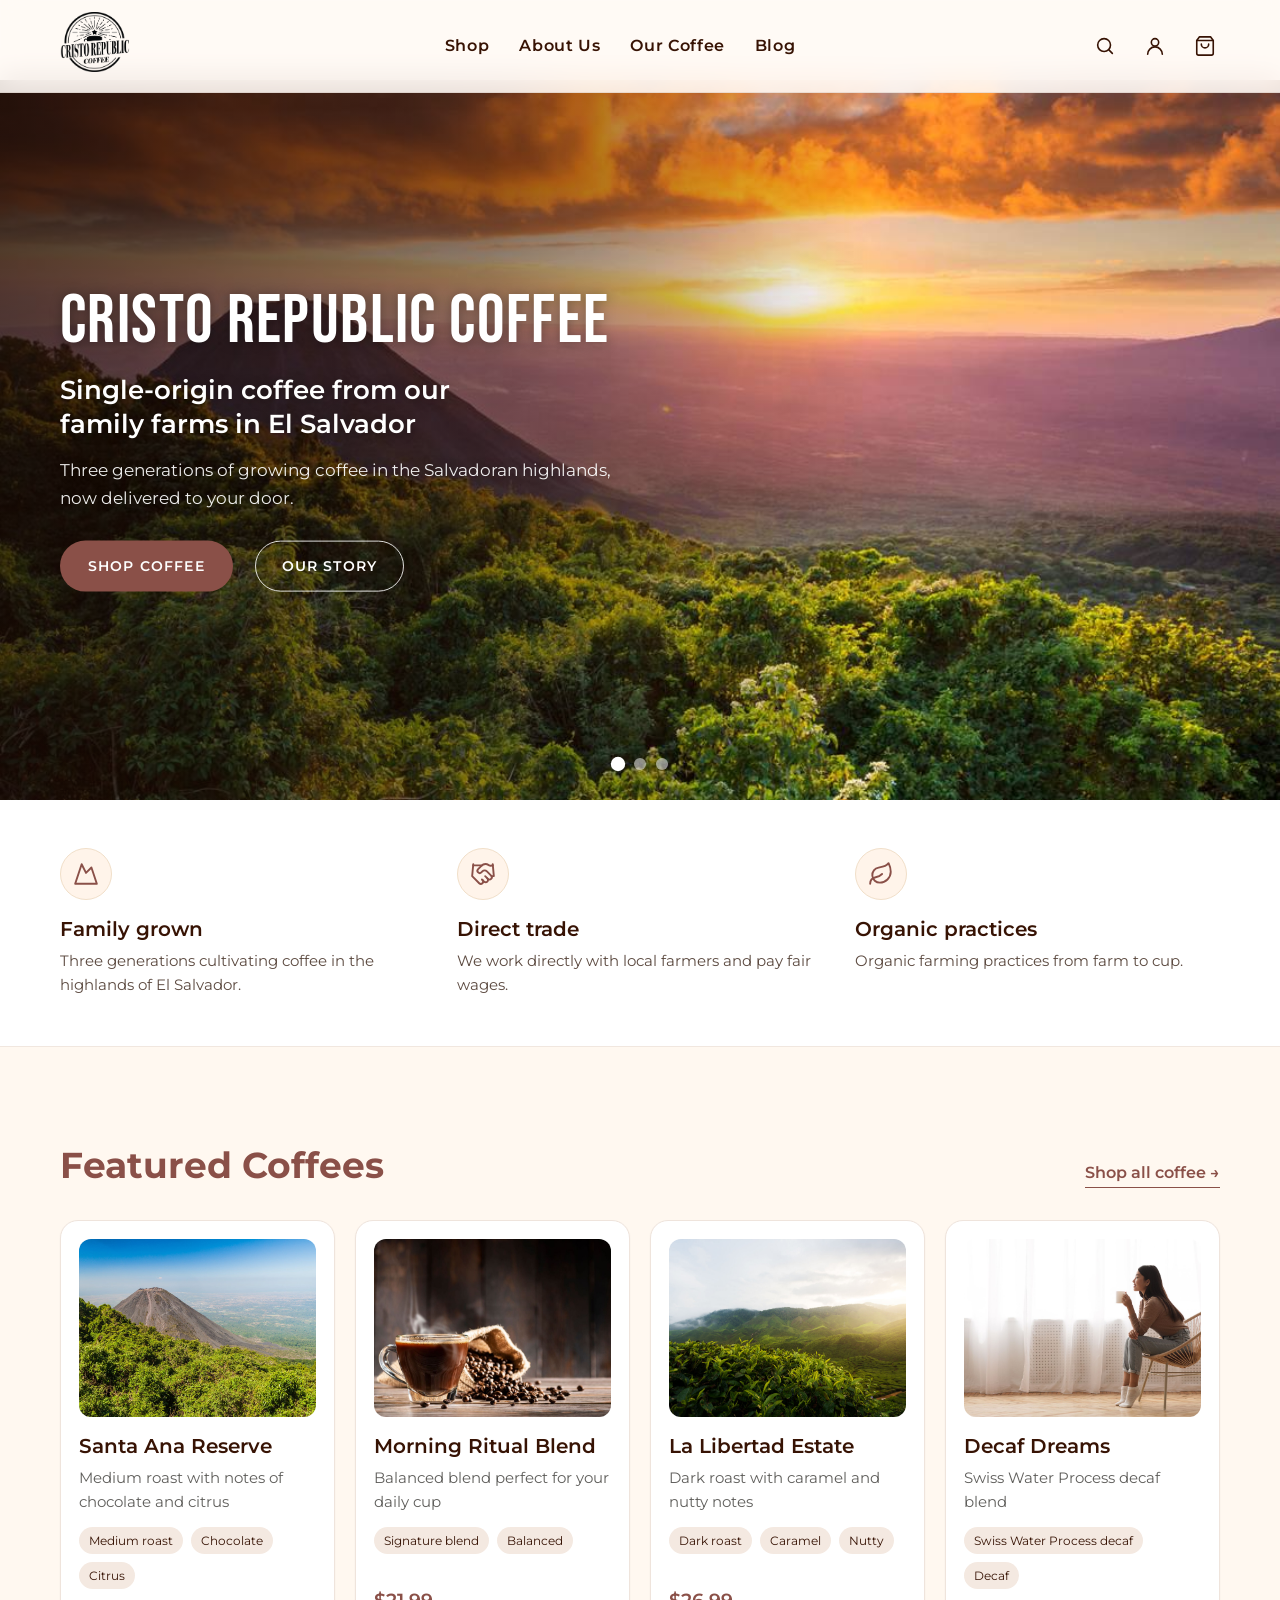
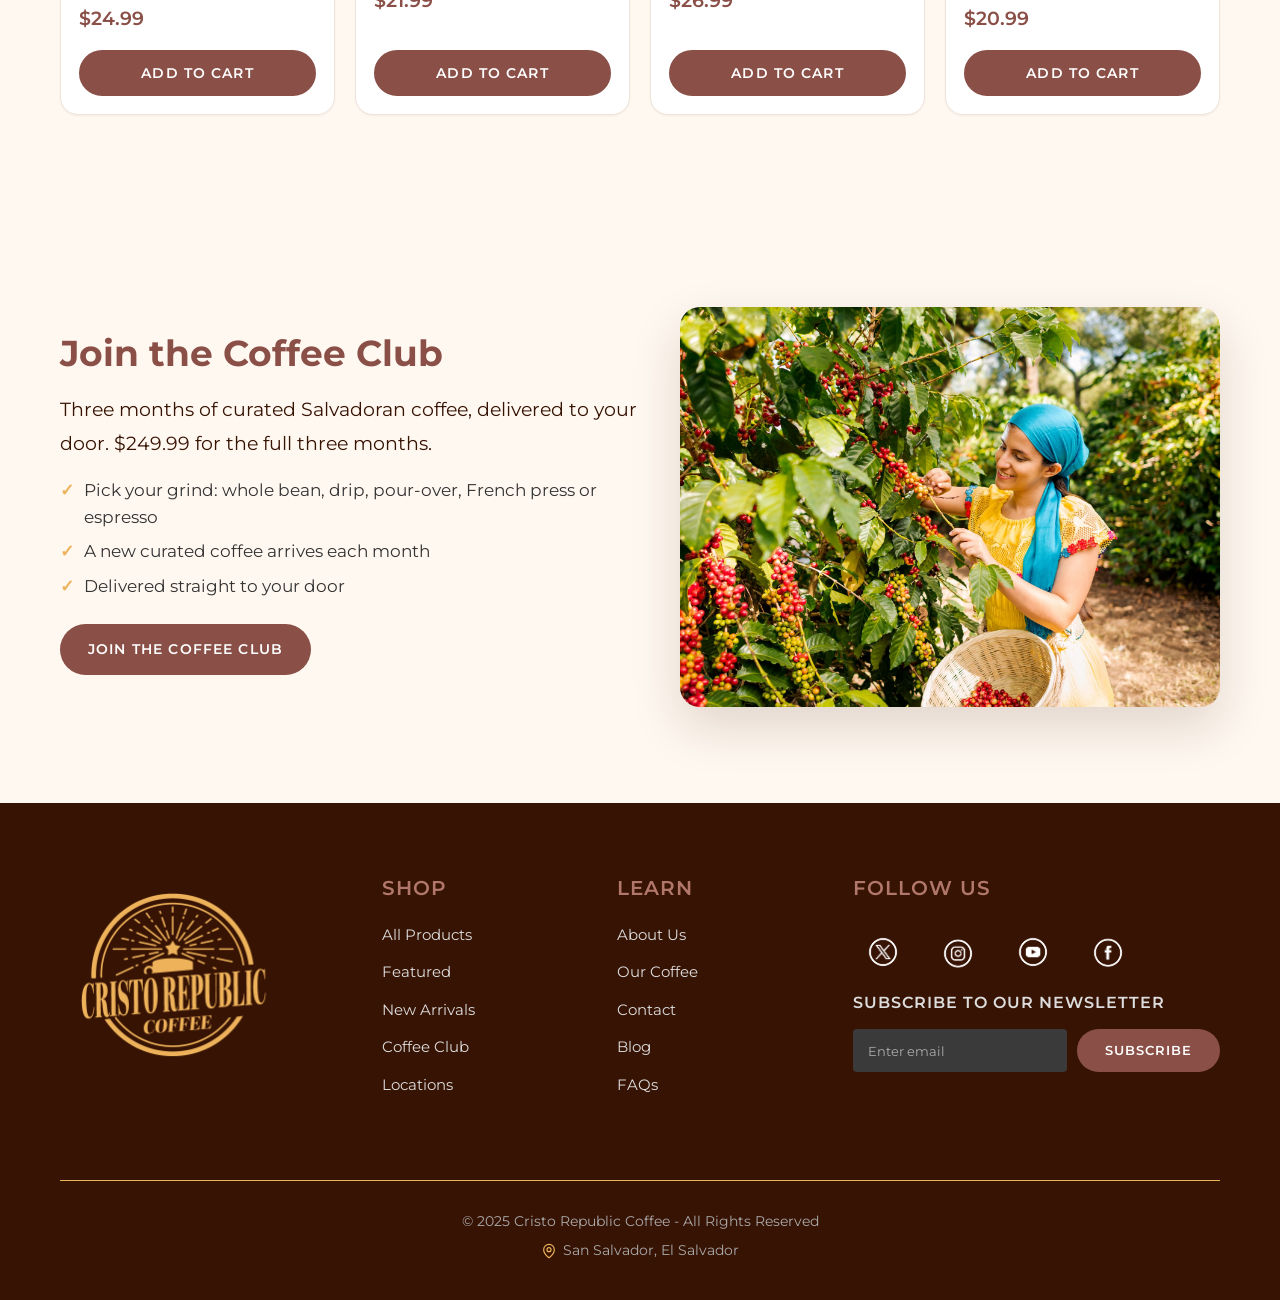
<file: index.html>
<!DOCTYPE html>
<html lang="en">
<head>
    <meta charset="UTF-8">
    <meta name="referrer" content="no-referrer">
    <meta name="viewport" content="width=device-width, initial-scale=1.0">
    <title>Cristo Republic Coffee</title>
    <link rel="stylesheet" href="styles.css">
    <link rel="stylesheet" href="fixes.css">
    <link rel="preconnect" href="https://fonts.googleapis.com">
    <link rel="preconnect" href="https://fonts.gstatic.com" crossorigin>
    <link href="https://fonts.googleapis.com/css2?family=Bebas+Neue&family=Montserrat:wght@400;500;600;700&display=swap" rel="stylesheet">
</head>
<body>
    <header>
        <div class="header-container">
            <div class="logo">
                <img src="images/logo.png" alt="Cristo Republic Coffee Logo">
            </div>
            
            <nav class="main-nav" id="mainNav" aria-label="Main">
                <ul class="nav-list">
                    <li class="nav-item"><a href="shop.html" class="nav-link">Shop</a></li>
                    <li class="nav-item"><a href="aboutus.html" class="nav-link">About Us</a></li>
                    <li class="nav-item"><a href="ourcoffee.html" class="nav-link">Our Coffee</a></li>
                    <li class="nav-item"><a href="blog.html" class="nav-link">Blog</a></li>
                    <li class="nav-item nav-item-club"><a href="club.html" class="nav-link">Join the Coffee Club</a></li>
                </ul>
            </nav>
            
            <div class="icon-group">
                <a href="#" class="icon-link" aria-label="Search">
                    <svg class="nav-icon" viewBox="0 0 24 24" fill="none" stroke="currentColor" stroke-width="1.75" stroke-linecap="round" stroke-linejoin="round" aria-hidden="true" focusable="false"><circle cx="11" cy="11" r="7"/><path d="m20 20-3.5-3.5"/></svg>
                </a>
                <a href="#" class="icon-link" aria-label="Account">
                    <svg class="nav-icon" viewBox="0 0 24 24" fill="none" stroke="currentColor" stroke-width="1.75" stroke-linecap="round" stroke-linejoin="round" aria-hidden="true" focusable="false"><circle cx="12" cy="8" r="4"/><path d="M4 21a8 8 0 0 1 16 0"/></svg>
                </a>
                <a href="#" class="icon-link" id="cartButton" aria-label="Cart">
                    <svg class="nav-icon" viewBox="0 0 24 24" fill="none" stroke="currentColor" stroke-width="1.75" stroke-linecap="round" stroke-linejoin="round" aria-hidden="true" focusable="false"><path d="M6 2 3 6v14a2 2 0 0 0 2 2h14a2 2 0 0 0 2-2V6l-3-4Z"/><path d="M3 6h18"/><path d="M16 10a4 4 0 0 1-8 0"/></svg>
                    <span class="cart-count" hidden>0</span>
                </a>
                <button type="button" class="menu-toggle" aria-label="Open menu" aria-expanded="false" aria-controls="mainNav"><svg class="menu-icon" viewBox="0 0 24 24" fill="none" stroke="currentColor" stroke-width="1.75" stroke-linecap="round" stroke-linejoin="round" aria-hidden="true" focusable="false"><path class="menu-line menu-line-1" d="M4 7h16"/><path class="menu-line menu-line-2" d="M4 12h16"/><path class="menu-line menu-line-3" d="M4 17h16"/></svg></button>
            </div>
        </div>
    </header>
    
    <section class="hero">
        <div class="slideshow">
            <div class="slide active" style="background-image: url('images/cerroverde.jpg');">
                <div class="slide-content">
                    <h1>Cristo Republic Coffee</h1>
                    <h2>Single-origin coffee from our family farms in El&nbsp;Salvador</h2>
                    <p>Three generations of growing coffee in the Salvadoran highlands, now delivered to your door.</p>
                    <div class="hero-actions">
                        <a href="shop.html" class="cta-button">Shop Coffee</a>
                        <a href="aboutus.html" class="ghost-button">Our Story</a>
                    </div>
                </div>
            </div>
            
            <div class="slide" style="background-image: url('images/hero2.jpeg');">
                <div class="slide-content">
                    <h2>Special Offer:<br>33% Off Today</h2>
                    <p>Don't miss our limited-time offer on all premium coffee blends. Taste the difference today!</p>
                    <a href="shop.html" class="cta-button">Get the Deal</a>
                </div>
            </div>
            
            <div class="slide" style="background-image: url('images/hero.jpeg');">
                <div class="slide-content">
                    <h1>Join Our<br>Coffee Club</h1>
                    <p>Subscribe and receive our finest selections<br> delivered to your door every month.</p>
                    <a href="club.html" class="cta-button">Join the Coffee Club</a>
                </div>
            </div>
        </div>
        
        <div class="slide-nav">
            <div class="slide-dot active" data-slide="0"></div>
            <div class="slide-dot" data-slide="1"></div>
            <div class="slide-dot" data-slide="2"></div>
        </div>
    </section>
  <section class="value-strip" aria-label="Why Cristo Republic">
        <div class="value-strip-inner">
            <div class="value-item">
                <span class="value-icon"><svg class="icon" viewBox="0 0 24 24" fill="none" stroke="currentColor" stroke-width="1.75" stroke-linecap="round" stroke-linejoin="round" aria-hidden="true" focusable="false"><path d="m8 3 4 8 5-5 5 15H2L8 3z"/></svg></span>
                <h3>Family grown</h3>
                <p>Three generations cultivating coffee in the highlands of El Salvador.</p>
            </div>
            <div class="value-item">
                <span class="value-icon"><svg class="icon" viewBox="0 0 24 24" fill="none" stroke="currentColor" stroke-width="1.75" stroke-linecap="round" stroke-linejoin="round" aria-hidden="true" focusable="false"><path d="m11 17 2 2a1 1 0 1 0 3-3"/><path d="m14 14 2.5 2.5a1 1 0 1 0 3-3l-3.88-3.88a3 3 0 0 0-4.24 0l-.88.88a1 1 0 1 1-3-3l2.81-2.81a5.79 5.79 0 0 1 7.06-.87l.47.28a2 2 0 0 0 1.42.25L21 4"/><path d="m21 3 1 11h-2"/><path d="M3 3 2 14l6.5 6.5a1 1 0 1 0 3-3"/><path d="M3 4h8"/></svg></span>
                <h3>Direct trade</h3>
                <p>We work directly with local farmers and pay fair wages.</p>
            </div>
            <div class="value-item">
                <span class="value-icon"><svg class="icon" viewBox="0 0 24 24" fill="none" stroke="currentColor" stroke-width="1.75" stroke-linecap="round" stroke-linejoin="round" aria-hidden="true" focusable="false"><path d="M11 20A7 7 0 0 1 9.8 6.1C15.5 5 17 4.48 19 2c1 2 2 4.18 2 8 0 5.5-4.78 10-10 10Z"/><path d="M2 21c0-3 1.85-5.36 5.08-6C9.5 14.52 12 13 13 12"/></svg></span>
                <h3>Organic practices</h3>
                <p>Organic farming practices from farm to cup.</p>
            </div>
        </div>
    </section>

  <section class="products-section">
        <div class="products-container">
            <div class="section-head">
                <h2>Featured Coffees</h2>
                <a href="shop.html" class="text-link">Shop all coffee &rarr;</a>
            </div>
            <div class="products-grid">
            <div class="product">
                <a class="product-link" href="product.html?id=santa-ana-reserve">
                    <div class="product-image" style="background-image: url('images/blogcard2.jpeg?v=1657563861');"></div>
                    <h3>Santa Ana Reserve</h3>
                </a>
                <p>Medium roast with notes of chocolate and citrus</p>
                <div class="product-price">$24.99</div>
                <button type="button" class="shop-button add-to-cart" data-id="santa-ana-reserve">Add to Cart</button>
            </div>
            <div class="product">
                <a class="product-link" href="product.html?id=morning-ritual-blend">
                    <div class="product-image" style="background-image: url('images/card1.jpeg');"></div>
                    <h3>Morning Ritual Blend</h3>
                </a>
                <p>Balanced blend perfect for your daily cup</p>
                <div class="product-price">$21.99</div>
                <button type="button" class="shop-button add-to-cart" data-id="morning-ritual-blend">Add to Cart</button>
            </div>
            <div class="product">
                <a class="product-link" href="product.html?id=la-libertad-estate">
                    <div class="product-image" style="background-image: url('images/coffee.jpeg?v=1657563721');"></div>
                    <h3>La Libertad Estate</h3>
                </a>
                <p>Dark roast with caramel and nutty notes</p>
                <div class="product-price">$26.99</div>
                <button type="button" class="shop-button add-to-cart" data-id="la-libertad-estate">Add to Cart</button>
            </div>
            <div class="product">
                <a class="product-link" href="product.html?id=decaf-dreams">
                    <div class="product-image" style="background-image: url('images/bloghero.jpeg');"></div>
                    <h3>Decaf Dreams</h3>
                </a>
                <p>Swiss Water Process decaf blend</p>
                <div class="product-price">$20.99</div>
                <button type="button" class="shop-button add-to-cart" data-id="decaf-dreams">Add to Cart</button>
            </div>
            </div>
        </div>
    </section>
   <section class="story-section">
        <div class="story-container">
            <div class="story-text">
                <h2>Join the Coffee Club</h2>
                <p>Three months of curated Salvadoran coffee, delivered to your door. $249.99 for the full three months.</p>
                <ul class="coffee-list">
                    <li>Pick your grind: whole bean, drip, pour-over, French press or espresso</li>
                    <li>A new curated coffee arrives each month</li>
                    <li>Delivered straight to your door</li>
                </ul>
                <a href="club.html" class="subscribe-btn">Join the Coffee Club</a>
            </div>
            <div class="story-image">
                <img src="images/coffegirl.jpeg" alt="A coffee picker harvesting ripe red cherries on a Salvadoran farm">
            </div>
        </div>
    </section>

    <!-- Cart Modal -->
    <div id="cartModal" class="cart-modal">
        <div class="cart-content">
            <div class="cart-header">
                <h3>Shopping Cart</h3>
                <button type="button" id="closeCart" class="close-cart" aria-label="Close cart">
                    <svg viewBox="0 0 24 24"><path d="M19 6.41L17.59 5 12 10.59 6.41 5 5 6.41 10.59 12 5 17.59 6.41 19 12 13.41 17.59 19 19 17.59 13.41 12z"/></svg>
                </button>
            </div>
            <div class="cart-items"></div>
            <div class="cart-footer">
                <div class="cart-subtotal">
                    <span>Subtotal</span>
                    <span>$0.00</span>
                </div>
                <button class="cart-button">Checkout</button>
            </div>
        </div>
    </div>

    <footer class="footer">
        <div class="footer-container">
            <div class="footer-grid">
                <div class="footer-column footer-logo">
                    <img src="images/cristogold.png" alt="Cristo Republic Coffee Logo">
                </div>
                <div class="footer-column">
                    <h3 class="footer-heading">SHOP</h3>
                    <ul class="footer-links">
                        <li><a href="#">All Products</a></li>
                        <li><a href="#">Featured</a></li>
                        <li><a href="#">New Arrivals</a></li>
                        <li><a href="club.html">Coffee Club</a></li>
                        <li><a href="#">Locations</a></li>
                    </ul>
                </div>
                
                <div class="footer-column">
                    <h3 class="footer-heading">LEARN</h3>
                    <ul class="footer-links">
                        <li><a href="aboutus.html">About Us</a></li>
                        <li><a href="ourcoffee.html">Our Coffee</a></li>
                        <li><a href="#">Contact</a></li>
                        <li><a href="blog.html">Blog</a></li>
                        <li><a href="#">FAQs</a></li>
                    </ul>
                </div>
                
                <div class="footer-column">
                    <h3 class="footer-heading">FOLLOW US</h3>
                    <div class="social-links">
                        <a href="#" class="social-icon">
                            <img src="images/x.png" alt="X">
                        </a>
                        <a href="#" class="social-icon">
                            <img src="images/instagram.png" alt="Instagram">
                        </a>
                        <a href="#" class="social-icon">
                            <img src="images/youtube.png" alt="YouTube">
                        </a>
                        <a href="#" class="social-icon">
                            <img src="images/facebook.png" alt="Facebook">
                        </a>
                    </div>
                    
                    <div class="newsletter">
                        <h4>SUBSCRIBE TO OUR NEWSLETTER</h4>
                        <form class="newsletter-form">
                            <input type="email" placeholder="Enter email">
                            <button type="submit">Subscribe</button>
                        </form>
                    </div>
                </div>
            </div>
            
            <div class="footer-bottom">
                <p>© 2025 Cristo Republic Coffee - All Rights Reserved</p>
                <p class="footer-location"><svg class="icon" viewBox="0 0 24 24" fill="none" stroke="currentColor" stroke-width="1.75" stroke-linecap="round" stroke-linejoin="round" aria-hidden="true" focusable="false"><path d="M20 10c0 5-5.5 10.2-7.4 11.8a1 1 0 0 1-1.2 0C9.5 20.2 4 15 4 10a8 8 0 0 1 16 0"/><circle cx="12" cy="10" r="3"/></svg>San Salvador, El Salvador</p>
            </div>
        </div>
    </footer>

    <script>
        document.addEventListener('DOMContentLoaded', function() {
            const slides = document.querySelectorAll('.slide');
            const dots = document.querySelectorAll('.slide-dot');
            let currentSlide = 0;
            let slideInterval;
            
            function showSlide(index) {
                slides.forEach(slide => slide.classList.remove('active'));
                dots.forEach(dot => dot.classList.remove('active'));
                
                slides[index].classList.add('active');
                dots[index].classList.add('active');
                currentSlide = index;
            }
            
            function nextSlide() {
                let nextIndex = (currentSlide + 1) % slides.length;
                showSlide(nextIndex);
            }
            
            function startSlideshow() {
                slideInterval = setInterval(nextSlide, 5000);
            }
            
            dots.forEach(dot => {
                dot.addEventListener('click', function() {
                    clearInterval(slideInterval);
                    showSlide(parseInt(this.getAttribute('data-slide')));
                    startSlideshow();
                });
            });
            
            startSlideshow();
            
            const slideshow = document.querySelector('.slideshow');
            slideshow.addEventListener('mouseenter', () => clearInterval(slideInterval));
            slideshow.addEventListener('mouseleave', startSlideshow);
        });
    </script>
    <script src="cart.js"></script>
</body>
</html>
</file>
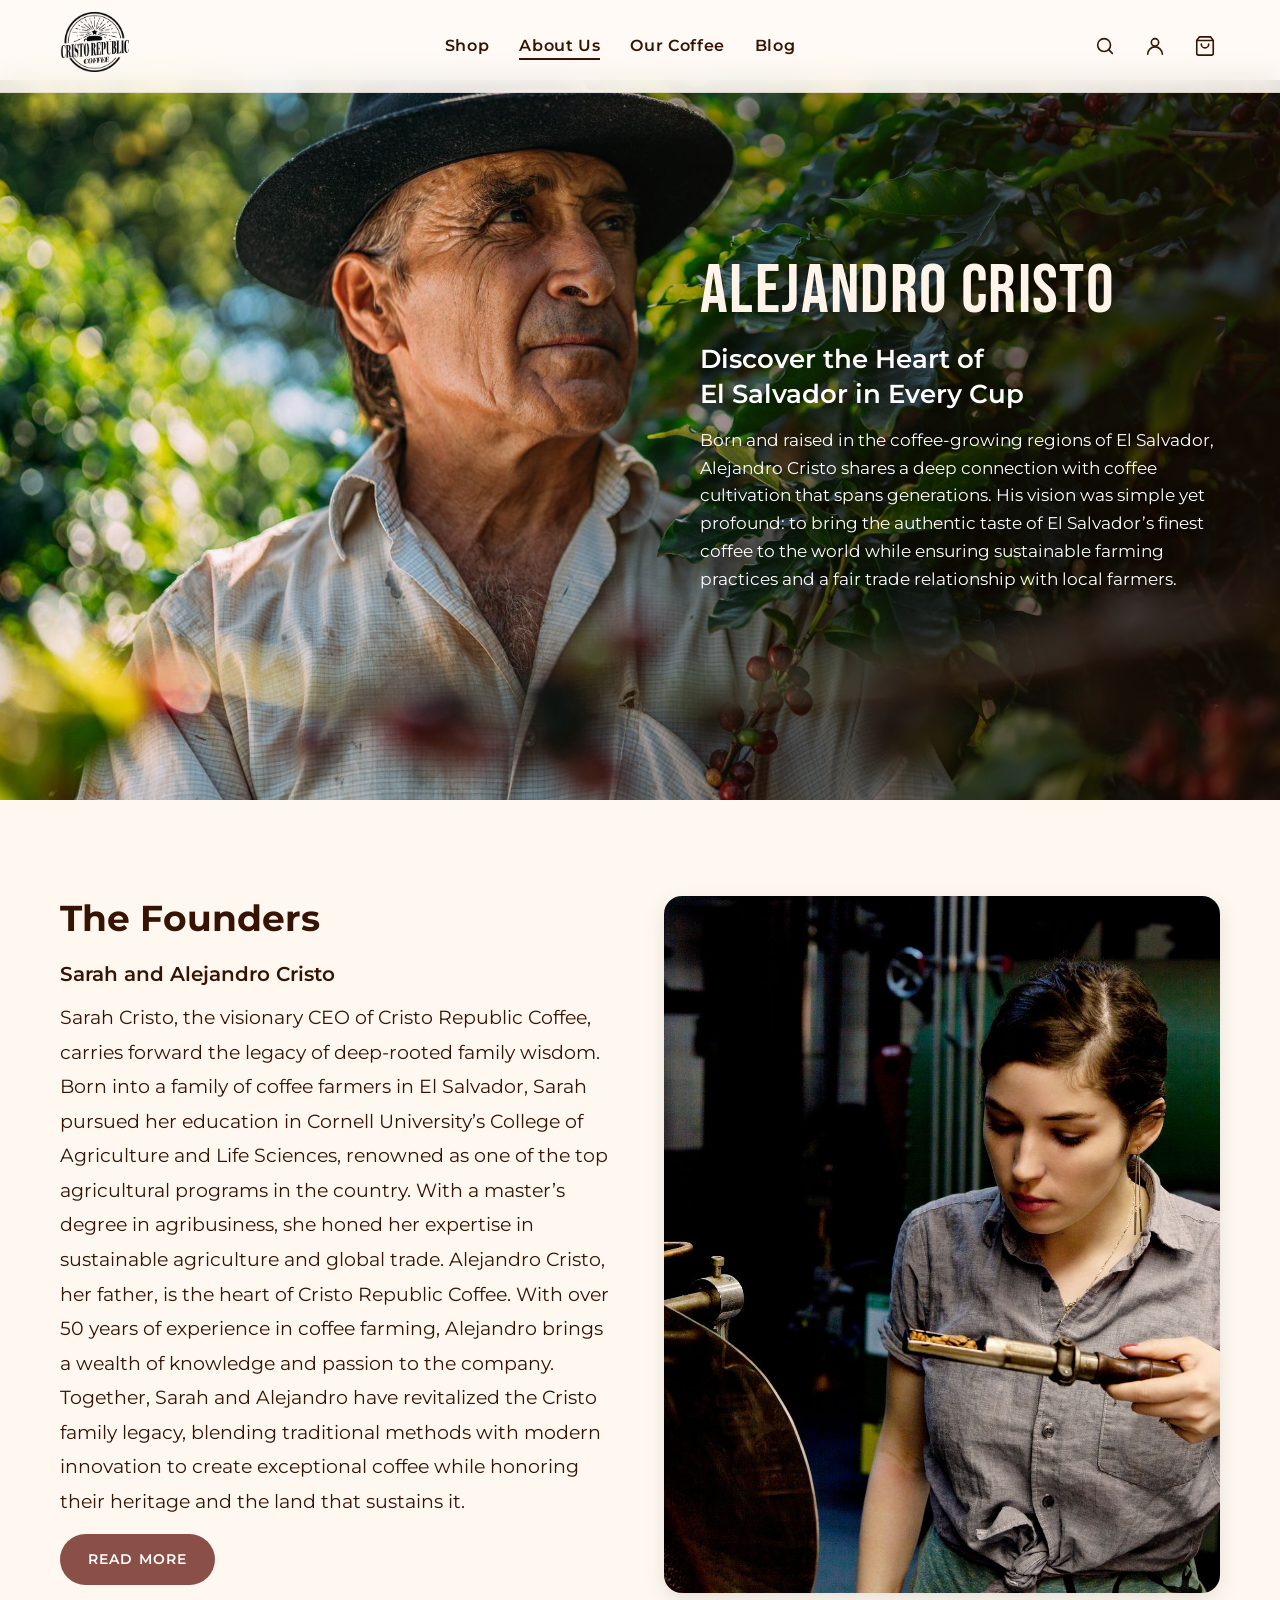
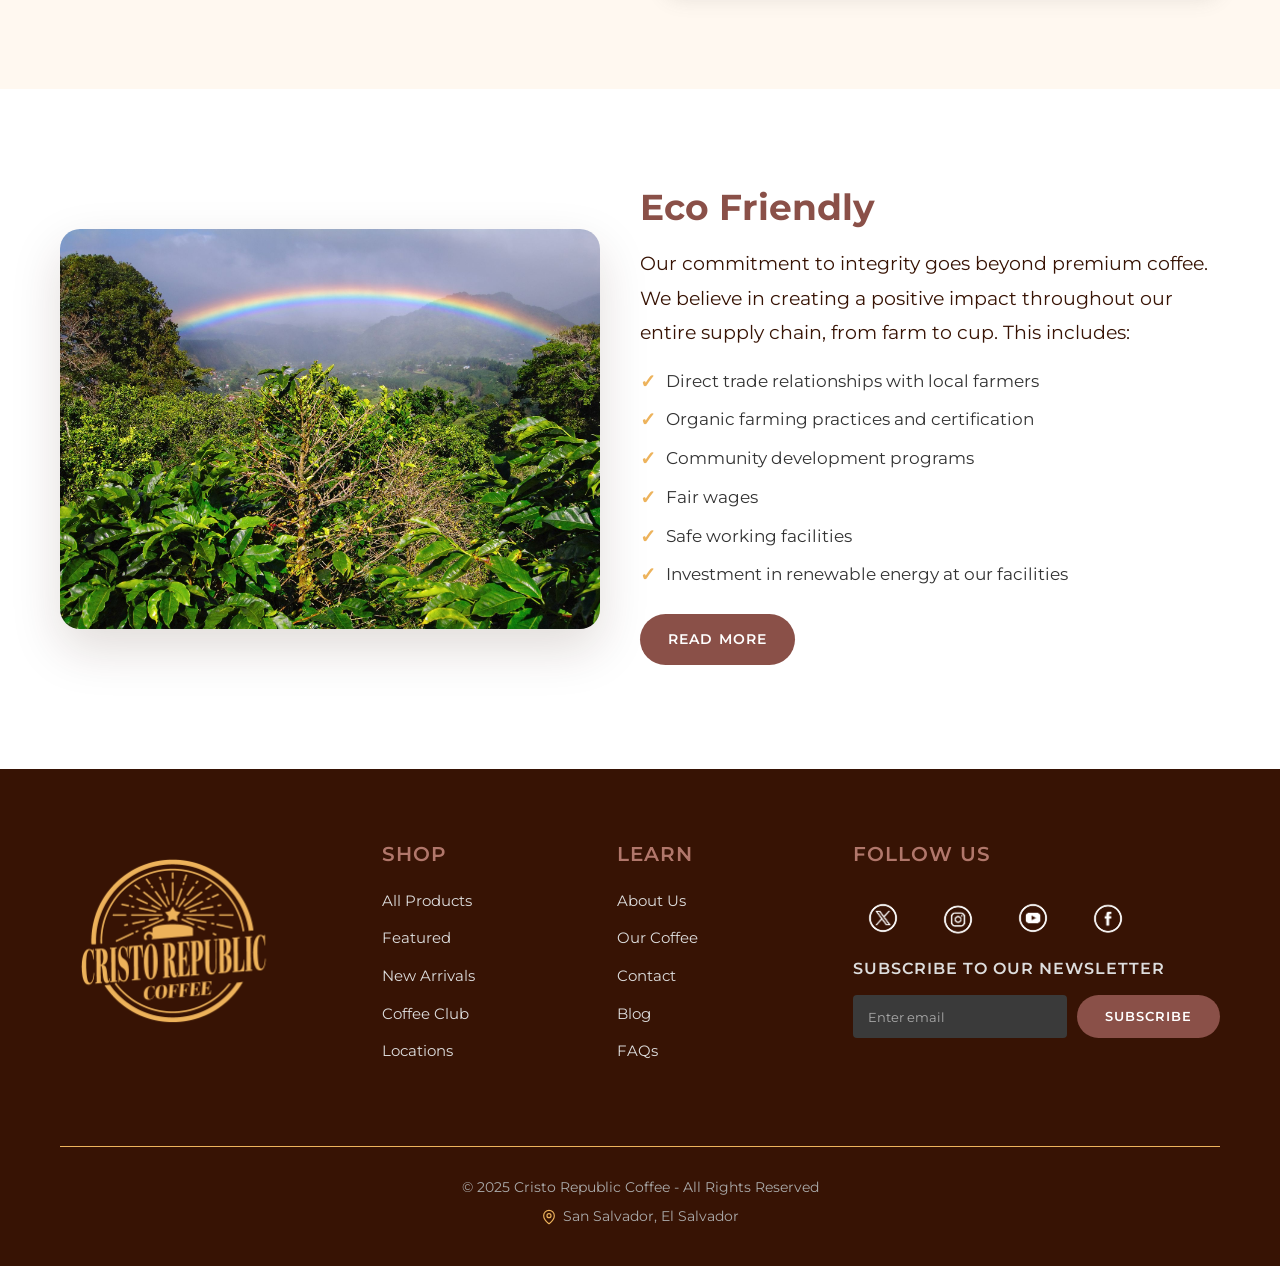
<file: aboutus.html>
<!DOCTYPE html>
<html lang="en">
<head>
    <meta charset="UTF-8">
    <meta name="referrer" content="no-referrer">
    <meta name="viewport" content="width=device-width, initial-scale=1.0">
    <title>Cristo Republic Coffee - About Us</title>
    <link rel="preconnect" href="https://fonts.googleapis.com">
    <link rel="preconnect" href="https://fonts.gstatic.com" crossorigin>
    <link href="https://fonts.googleapis.com/css2?family=Bebas+Neue&family=Montserrat:wght@400;600;700&display=swap" rel="stylesheet">
    <link rel="stylesheet" href="styles.css">
    <link rel="stylesheet" href="fixes.css">
</head>
<body>
    <!-- Header -->
    <header>
        <div class="header-container">
            <a href="index.html" class="logo">
                <img src="images/logo.png" alt="Cristo Republic Coffee Logo">
            </a>
            <nav class="main-nav" id="mainNav" aria-label="Main">
                <ul class="nav-list">
                    <li class="nav-item"><a href="shop.html" class="nav-link">Shop</a></li>
                    <li class="nav-item"><a href="aboutus.html" class="nav-link" aria-current="page">About Us</a></li>
                    <li class="nav-item"><a href="ourcoffee.html" class="nav-link">Our Coffee</a></li>
                    <li class="nav-item"><a href="blog.html" class="nav-link">Blog</a></li>
                    <li class="nav-item nav-item-club"><a href="club.html" class="nav-link">Join the Coffee Club</a></li>
                </ul>
            </nav>
            <div class="icon-group">
                <a href="#" class="icon-link" aria-label="Search">
                    <svg class="nav-icon" viewBox="0 0 24 24" fill="none" stroke="currentColor" stroke-width="1.75" stroke-linecap="round" stroke-linejoin="round" aria-hidden="true" focusable="false"><circle cx="11" cy="11" r="7"/><path d="m20 20-3.5-3.5"/></svg>
                </a>
                <a href="#" class="icon-link" aria-label="Account">
                    <svg class="nav-icon" viewBox="0 0 24 24" fill="none" stroke="currentColor" stroke-width="1.75" stroke-linecap="round" stroke-linejoin="round" aria-hidden="true" focusable="false"><circle cx="12" cy="8" r="4"/><path d="M4 21a8 8 0 0 1 16 0"/></svg>
                </a>
                <a href="#" class="icon-link" id="cartButton" aria-label="Cart">
                    <svg class="nav-icon" viewBox="0 0 24 24" fill="none" stroke="currentColor" stroke-width="1.75" stroke-linecap="round" stroke-linejoin="round" aria-hidden="true" focusable="false"><path d="M6 2 3 6v14a2 2 0 0 0 2 2h14a2 2 0 0 0 2-2V6l-3-4Z"/><path d="M3 6h18"/><path d="M16 10a4 4 0 0 1-8 0"/></svg>
                    <span class="cart-count" hidden>0</span>
                </a>
                <button type="button" class="menu-toggle" aria-label="Open menu" aria-expanded="false" aria-controls="mainNav"><svg class="menu-icon" viewBox="0 0 24 24" fill="none" stroke="currentColor" stroke-width="1.75" stroke-linecap="round" stroke-linejoin="round" aria-hidden="true" focusable="false"><path class="menu-line menu-line-1" d="M4 7h16"/><path class="menu-line menu-line-2" d="M4 12h16"/><path class="menu-line menu-line-3" d="M4 17h16"/></svg></button>
            </div>
        </div>
    </header>

    <!-- Main Content -->
    <main style="padding-top: 80px;">
        <!-- Alejandro Cristo Section -->
        <section class="story-section parallax flip-horizontal alejandro-cristo" style="background-image: url('images/aboutus1.jpeg');">
            <div class="story-container">
                <div class="story-text about-text-overlay">
                    <h1>Alejandro Cristo</h1>
                    <h2>Discover the Heart of El&nbsp;Salvador in Every Cup</h2>
                    <p>Born and raised in the coffee-growing regions of El Salvador, Alejandro Cristo shares a deep connection with coffee cultivation that spans generations. His vision was simple yet profound: to bring the authentic taste of El Salvador’s finest coffee to the world while ensuring sustainable farming practices and a fair trade relationship with local farmers.</p>
                </div>
            </div>
        </section>

        <!-- The Founders Section -->
        <section class="story-section about-section founders">
            <div class="story-container">
                <div class="story-text">
                    <h2>The Founders</h2>
                    <h3>Sarah and Alejandro Cristo</h3>
                    <p>Sarah Cristo, the visionary CEO of Cristo Republic Coffee, carries forward the legacy of deep-rooted family wisdom. Born into a family of coffee farmers in El Salvador, Sarah pursued her education in Cornell University’s College of Agriculture and Life Sciences, renowned as one of the top agricultural programs in the country. With a master’s degree in agribusiness, she honed her expertise in sustainable agriculture and global trade. Alejandro Cristo, her father, is the heart of Cristo Republic Coffee. With over 50 years of experience in coffee farming, Alejandro brings a wealth of knowledge and passion to the company. Together, Sarah and Alejandro have revitalized the Cristo family legacy, blending traditional methods with modern innovation to create exceptional coffee while honoring their heritage and the land that sustains it.</p>
                    <a href="#" class="cta-button">Read More</a>
                </div>
                <div class="story-image">
                    <img src="images/aboutus2.jpeg" alt="Sarah and Alejandro Cristo">
                </div>
            </div>
        </section>

        <!-- Sustainability and Quality Section -->
        <section class="story-section alt">
            <div class="story-container reverse">
                <div class="story-text">
                    <h2>Eco Friendly</h2>
                    <p>Our commitment to integrity goes beyond premium coffee. We believe in creating a positive impact throughout our entire supply chain, from farm to cup. This includes:</p>
                    <ul class="checklist">
                        <li>Direct trade relationships with local farmers</li>
                        <li>Organic farming practices and certification</li>
                        <li>Community development programs</li>
                        <li>Fair wages</li>
                        <li>Safe working facilities</li>
                        <li>Investment in renewable energy at our facilities</li>
                    </ul>
                    <a href="#" class="cta-button">Read More</a>
                </div>
                <div class="story-image">
                    <img src="images/aboutus3.jpeg" alt="Coffee plants on a hillside farm under a rainbow">
                </div>
            </div>
        </section>
    </main>

    <!-- Cart Modal -->
    <div id="cartModal" class="cart-modal">
        <div class="cart-content">
            <div class="cart-header">
                <h3>Shopping Cart</h3>
                <button type="button" id="closeCart" class="close-cart" aria-label="Close cart">
                    <svg viewBox="0 0 24 24"><path d="M19 6.41L17.59 5 12 10.59 6.41 5 5 6.41 10.59 12 5 17.59 6.41 19 12 13.41 17.59 19 19 17.59 13.41 12z"/></svg>
                </button>
            </div>
            <div class="cart-items"></div>
            <div class="cart-footer">
                <div class="cart-subtotal">
                    <span>Subtotal</span>
                    <span>$0.00</span>
                </div>
                <button class="cart-button">Checkout</button>
            </div>
        </div>
    </div>

    <!-- Footer -->
    <footer class="footer">
        <div class="footer-container">
            <div class="footer-grid">
                <div class="footer-column footer-logo">
                    <img src="images/cristogold.png" alt="Cristo Republic Coffee Logo">
                </div>
                <div class="footer-column">
                    <h3 class="footer-heading">SHOP</h3>
                    <ul class="footer-links">
                        <li><a href="#">All Products</a></li>
                        <li><a href="#">Featured</a></li>
                        <li><a href="#">New Arrivals</a></li>
                        <li><a href="club.html">Coffee Club</a></li>
                        <li><a href="#">Locations</a></li>
                    </ul>
                </div>
                <div class="footer-column">
                    <h3 class="footer-heading">LEARN</h3>
                    <ul class="footer-links">
                        <li><a href="aboutus.html">About Us</a></li>
                        <li><a href="ourcoffee.html">Our Coffee</a></li>
                        <li><a href="#">Contact</a></li>
                        <li><a href="blog.html">Blog</a></li>
                        <li><a href="#">FAQs</a></li>
                    </ul>
                </div>
                <div class="footer-column">
                    <h3 class="footer-heading">FOLLOW US</h3>
                    <div class="social-links">
                        <a href="#" class="social-icon">
                            <img src="images/x.png" alt="X">
                        </a>
                        <a href="#" class="social-icon">
                            <img src="images/instagram.png" alt="Instagram">
                        </a>
                        <a href="#" class="social-icon">
                            <img src="images/youtube.png" alt="YouTube">
                        </a>
                        <a href="#" class="social-icon">
                            <img src="images/facebook.png" alt="Facebook">
                        </a>
                    </div>
                    <div class="newsletter">
                        <h4>SUBSCRIBE TO OUR NEWSLETTER</h4>
                        <form class="newsletter-form">
                            <input type="email" placeholder="Enter email">
                            <button type="submit">Subscribe</button>
                        </form>
                    </div>
                </div>
            </div>
            <div class="footer-bottom">
                <p>© 2025 Cristo Republic Coffee - All Rights Reserved</p>
                <p class="footer-location"><svg class="icon" viewBox="0 0 24 24" fill="none" stroke="currentColor" stroke-width="1.75" stroke-linecap="round" stroke-linejoin="round" aria-hidden="true" focusable="false"><path d="M20 10c0 5-5.5 10.2-7.4 11.8a1 1 0 0 1-1.2 0C9.5 20.2 4 15 4 10a8 8 0 0 1 16 0"/><circle cx="12" cy="10" r="3"/></svg>San Salvador, El Salvador</p>
            </div>
        </div>
    </footer>
    <script src="cart.js"></script>
</body>
</html>
</file>
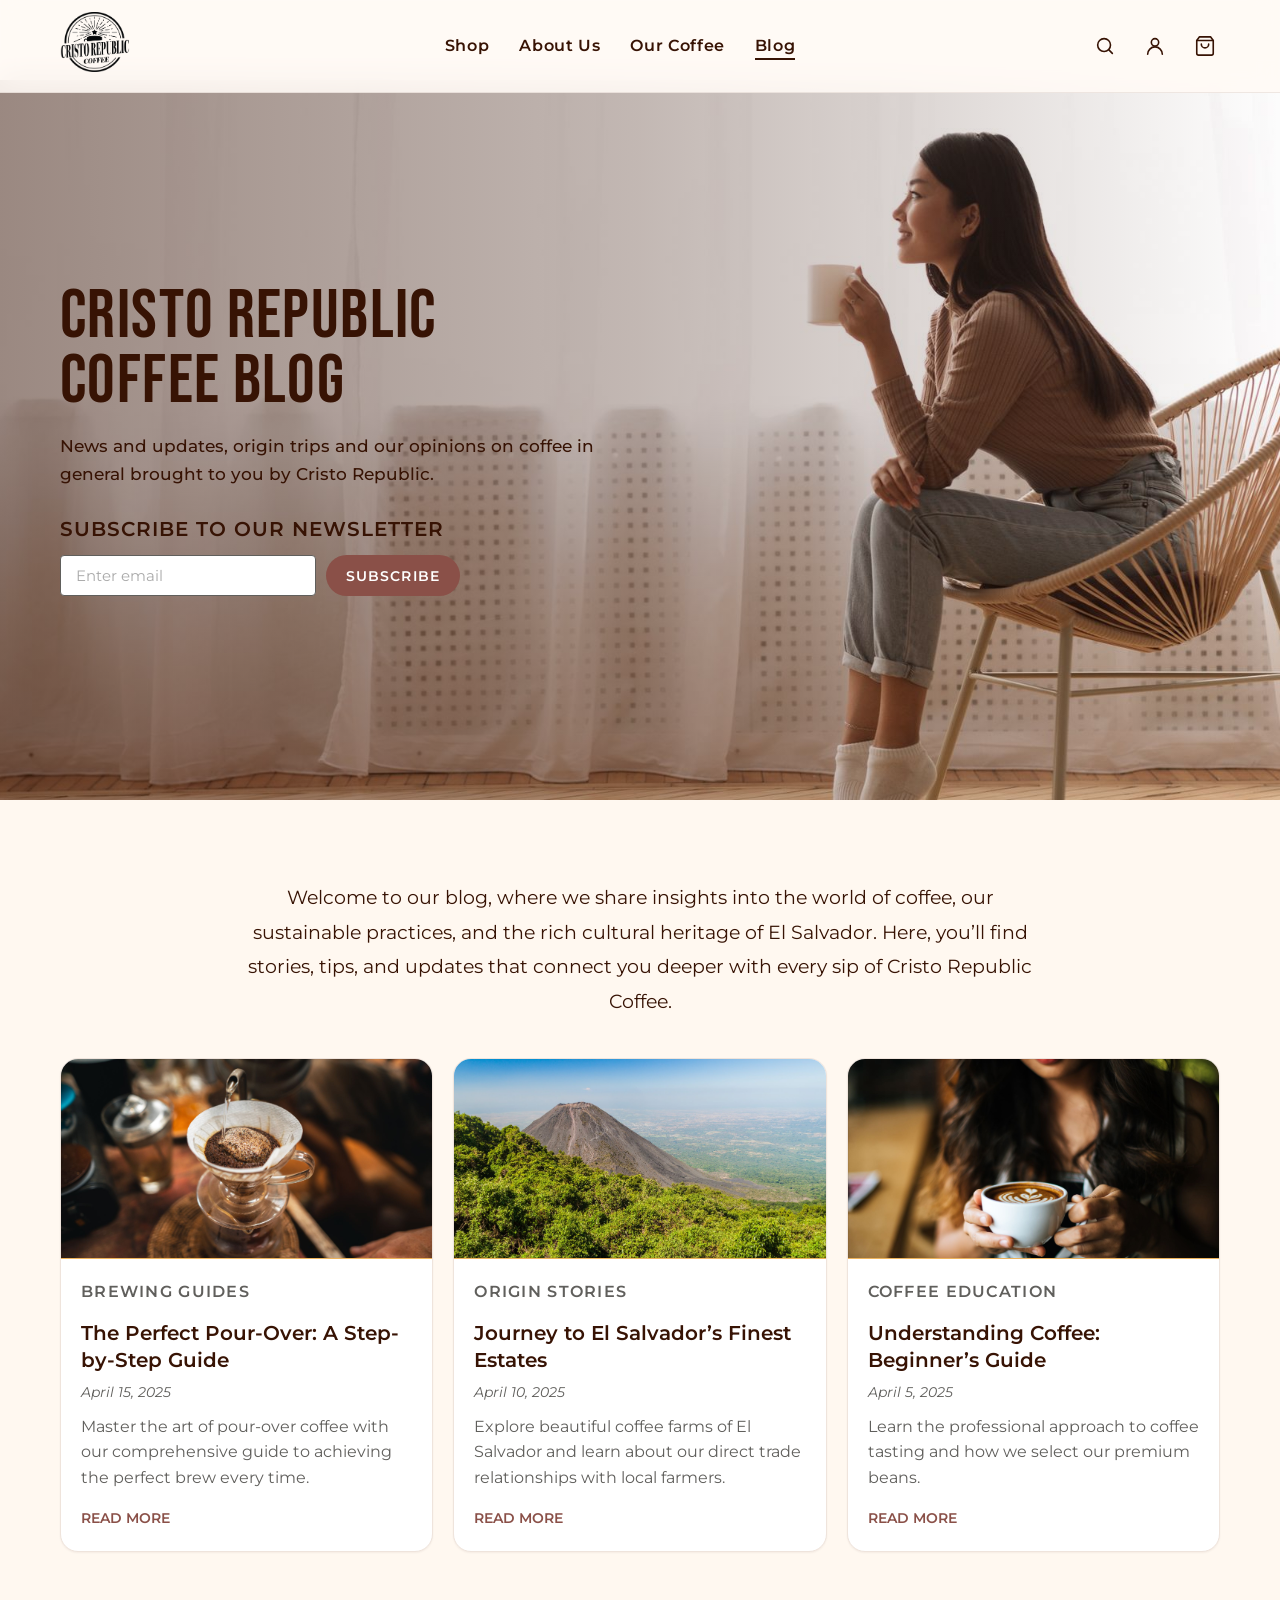
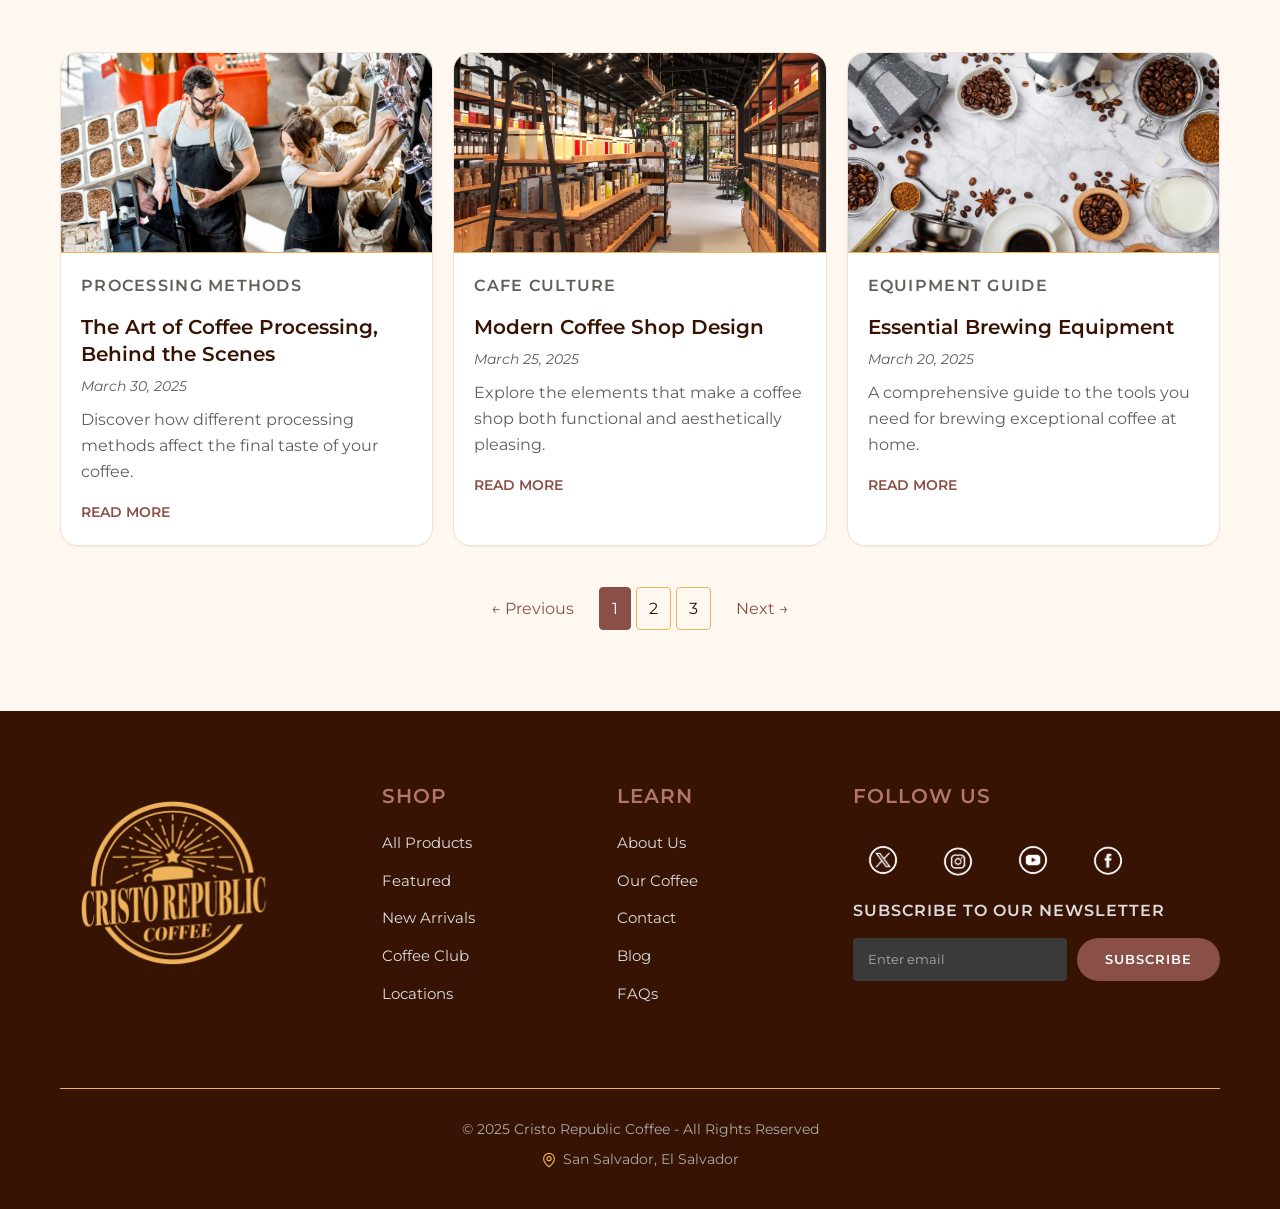
<file: blog.html>
<!DOCTYPE html>
<html lang="en">
<head>
    <meta charset="UTF-8">
    <meta name="referrer" content="no-referrer">
    <meta name="viewport" content="width=device-width, initial-scale=1.0">
    <title>Cristo Republic Coffee - Blog</title>
    <link rel="preconnect" href="https://fonts.googleapis.com">
    <link rel="preconnect" href="https://fonts.gstatic.com" crossorigin>
    <link href="https://fonts.googleapis.com/css2?family=Bebas+Neue&family=Montserrat:wght@400;600;700&display=swap" rel="stylesheet">
    <link rel="stylesheet" href="styles.css">
    <link rel="stylesheet" href="fixes.css">
</head>
<body>
    <!-- Header -->
    <header>
        <div class="header-container">
            <a href="index.html" class="logo">
                <img src="images/logo.png" alt="Cristo Republic Coffee Logo">
            </a>
            <nav class="main-nav" id="mainNav" aria-label="Main">
                <ul class="nav-list">
                    <li class="nav-item"><a href="shop.html" class="nav-link">Shop</a></li>
                    <li class="nav-item"><a href="aboutus.html" class="nav-link">About Us</a></li>
                    <li class="nav-item"><a href="ourcoffee.html" class="nav-link">Our Coffee</a></li>
                    <li class="nav-item"><a href="blog.html" class="nav-link" aria-current="page">Blog</a></li>
                    <li class="nav-item nav-item-club"><a href="club.html" class="nav-link">Join the Coffee Club</a></li>
                </ul>
            </nav>
            <div class="icon-group">
                <a href="#" class="icon-link" aria-label="Search">
                    <svg class="nav-icon" viewBox="0 0 24 24" fill="none" stroke="currentColor" stroke-width="1.75" stroke-linecap="round" stroke-linejoin="round" aria-hidden="true" focusable="false"><circle cx="11" cy="11" r="7"/><path d="m20 20-3.5-3.5"/></svg>
                </a>
                <a href="#" class="icon-link" aria-label="Account">
                    <svg class="nav-icon" viewBox="0 0 24 24" fill="none" stroke="currentColor" stroke-width="1.75" stroke-linecap="round" stroke-linejoin="round" aria-hidden="true" focusable="false"><circle cx="12" cy="8" r="4"/><path d="M4 21a8 8 0 0 1 16 0"/></svg>
                </a>
                <a href="#" class="icon-link" id="cartButton" aria-label="Cart">
                    <svg class="nav-icon" viewBox="0 0 24 24" fill="none" stroke="currentColor" stroke-width="1.75" stroke-linecap="round" stroke-linejoin="round" aria-hidden="true" focusable="false"><path d="M6 2 3 6v14a2 2 0 0 0 2 2h14a2 2 0 0 0 2-2V6l-3-4Z"/><path d="M3 6h18"/><path d="M16 10a4 4 0 0 1-8 0"/></svg>
                    <span class="cart-count" hidden>0</span>
                </a>
                <button type="button" class="menu-toggle" aria-label="Open menu" aria-expanded="false" aria-controls="mainNav"><svg class="menu-icon" viewBox="0 0 24 24" fill="none" stroke="currentColor" stroke-width="1.75" stroke-linecap="round" stroke-linejoin="round" aria-hidden="true" focusable="false"><path class="menu-line menu-line-1" d="M4 7h16"/><path class="menu-line menu-line-2" d="M4 12h16"/><path class="menu-line menu-line-3" d="M4 17h16"/></svg></button>
            </div>
        </div>
    </header>

    <!-- Main Content -->
    <main style="padding-top: 80px;">
        <!-- Blog Hero Section -->
        <section class="blog-hero parallax" style="background-image: url('images/bloghero.jpeg');">
            <div class="blog-hero-container">
                <h1 class="blog-hero-title">Cristo Republic Coffee Blog</h1>
                <p class="blog-hero-subtitle">News and updates, origin trips and our opinions on coffee in general brought to you by Cristo Republic.</p>
                <div class="newsletter-subscribe">
                    <h3>Subscribe to Our Newsletter</h3>
                    <form class="newsletter-form">
                        <input type="email" placeholder="Enter email">
                        <button type="submit" class="subscribe-btn">Subscribe</button>
                    </form>
                </div>
            </div>
        </section>

        <!-- Blog Content Section -->
        <section class="blog-section">
            <div class="blog-container">
                <div class="blog-welcome">
                    <p>Welcome to our blog, where we share insights into the world of coffee, our sustainable practices, and the rich cultural heritage of El Salvador. Here, you’ll find stories, tips, and updates that connect you deeper with every sip of Cristo Republic Coffee.</p>
                </div>
                <div class="blog-grid">
                    <!-- Blog Post 1 -->
                    <div class="blog-post">
                        <div class="blog-image" style="background-image: url('images/pourover.jpeg');"></div>
                        <div class="blog-content">
                            <p class="blog-category">Brewing Guides</p>
                            <h3>The Perfect Pour-Over: A Step-by-Step Guide</h3>
                            <span class="blog-date">April 15, 2025</span>
                            <p>Master the art of pour-over coffee with our comprehensive guide to achieving the perfect brew every time.</p>
                            <a href="#" class="read-more">Read More</a>
                        </div>
                    </div>
                    <!-- Blog Post 2 -->
                    <div class="blog-post">
                        <div class="blog-image" style="background-image: url('images/blogcard2.jpeg');"></div>
                        <div class="blog-content">
                            <p class="blog-category">Origin Stories</p>
                            <h3>Journey to El Salvador’s Finest Estates</h3>
                            <span class="blog-date">April 10, 2025</span>
                            <p>Explore beautiful coffee farms of El Salvador and learn about our direct trade relationships with local farmers.</p>
                            <a href="#" class="read-more">Read More</a>
                        </div>
                    </div>
                    <!-- Blog Post 3 -->
                    <div class="blog-post">
                        <div class="blog-image" style="background-image: url('images/blogcard3.jpeg');"></div>
                        <div class="blog-content">
                            <p class="blog-category">Coffee Education</p>
                            <h3>Understanding Coffee: Beginner’s Guide</h3>
                            <span class="blog-date">April 5, 2025</span>
                            <p>Learn the professional approach to coffee tasting and how we select our premium beans.</p>
                            <a href="#" class="read-more">Read More</a>
                        </div>
                    </div>
                    <!-- Separator -->
                    <div class="blog-separator"></div>
                    <!-- Blog Post 4 -->
                    <div class="blog-post">
                        <div class="blog-image" style="background-image: url('images/blogcard4.jpeg');"></div>
                        <div class="blog-content">
                            <p class="blog-category">Processing Methods</p>
                            <h3>The Art of Coffee Processing, Behind the Scenes</h3>
                            <span class="blog-date">March 30, 2025</span>
                            <p>Discover how different processing methods affect the final taste of your coffee.</p>
                            <a href="#" class="read-more">Read More</a>
                        </div>
                    </div>
                    <!-- Blog Post 5 -->
                    <div class="blog-post">
                        <div class="blog-image" style="background-image: url('images/blogcard5.jpeg');"></div>
                        <div class="blog-content">
                            <p class="blog-category">Cafe Culture</p>
                            <h3>Modern Coffee Shop Design</h3>
                            <span class="blog-date">March 25, 2025</span>
                            <p>Explore the elements that make a coffee shop both functional and aesthetically pleasing.</p>
                            <a href="#" class="read-more">Read More</a>
                        </div>
                    </div>
                    <!-- Blog Post 6 -->
                    <div class="blog-post">
                        <div class="blog-image" style="background-image: url('images/blogcard6.jpeg');"></div>
                        <div class="blog-content">
                            <p class="blog-category">Equipment Guide</p>
                            <h3>Essential Brewing Equipment</h3>
                            <span class="blog-date">March 20, 2025</span>
                            <p>A comprehensive guide to the tools you need for brewing exceptional coffee at home.</p>
                            <a href="#" class="read-more">Read More</a>
                        </div>
                    </div>
                </div>
                <!-- Pagination -->
                <div class="pagination">
                    <a href="#" class="pagination-arrow pagination-prev">&larr; Previous</a>
                    <div class="pagination-numbers">
                        <a href="#" class="pagination-number active">1</a>
                        <a href="#" class="pagination-number">2</a>
                        <a href="#" class="pagination-number">3</a>
                    </div>
                    <a href="#" class="pagination-arrow pagination-next">Next &rarr;</a>
                </div>
            </div>
        </section>
    </main>

    <!-- Cart Modal -->
    <div id="cartModal" class="cart-modal">
        <div class="cart-content">
            <div class="cart-header">
                <h3>Shopping Cart</h3>
                <button type="button" id="closeCart" class="close-cart" aria-label="Close cart">
                    <svg viewBox="0 0 24 24"><path d="M19 6.41L17.59 5 12 10.59 6.41 5 5 6.41 10.59 12 5 17.59 6.41 19 12 13.41 17.59 19 19 17.59 13.41 12z"/></svg>
                </button>
            </div>
            <div class="cart-items"></div>
            <div class="cart-footer">
                <div class="cart-subtotal">
                    <span>Subtotal</span>
                    <span>$0.00</span>
                </div>
                <button class="cart-button">Checkout</button>
            </div>
        </div>
    </div>

    <!-- Footer -->
    <footer class="footer">
        <div class="footer-container">
            <div class="footer-grid">
                <div class="footer-column footer-logo">
                    <img src="images/cristogold.png" alt="Cristo Republic Coffee Logo">
                </div>
                <div class="footer-column">
                    <h3 class="footer-heading">SHOP</h3>
                    <ul class="footer-links">
                        <li><a href="#">All Products</a></li>
                        <li><a href="#">Featured</a></li>
                        <li><a href="#">New Arrivals</a></li>
                        <li><a href="club.html">Coffee Club</a></li>
                        <li><a href="#">Locations</a></li>
                    </ul>
                </div>
                <div class="footer-column">
                    <h3 class="footer-heading">LEARN</h3>
                    <ul class="footer-links">
                        <li><a href="aboutus.html">About Us</a></li>
                        <li><a href="ourcoffee.html">Our Coffee</a></li>
                        <li><a href="#">Contact</a></li>
                        <li><a href="blog.html">Blog</a></li>
                        <li><a href="#">FAQs</a></li>
                    </ul>
                </div>
                <div class="footer-column">
                    <h3 class="footer-heading">FOLLOW US</h3>
                    <div class="social-links">
                        <a href="#" class="social-icon">
                            <img src="images/x.png" alt="X">
                        </a>
                        <a href="#" class="social-icon">
                            <img src="images/instagram.png" alt="Instagram">
                        </a>
                        <a href="#" class="social-icon">
                            <img src="images/youtube.png" alt="YouTube">
                        </a>
                        <a href="#" class="social-icon">
                            <img src="images/facebook.png" alt="Facebook">
                        </a>
                    </div>
                    <div class="newsletter">
                        <h4>SUBSCRIBE TO OUR NEWSLETTER</h4>
                        <form class="newsletter-form">
                            <input type="email" placeholder="Enter email">
                            <button type="submit">Subscribe</button>
                        </form>
                    </div>
                </div>
            </div>
            <div class="footer-bottom">
                <p>© 2025 Cristo Republic Coffee - All Rights Reserved</p>
                <p class="footer-location"><svg class="icon" viewBox="0 0 24 24" fill="none" stroke="currentColor" stroke-width="1.75" stroke-linecap="round" stroke-linejoin="round" aria-hidden="true" focusable="false"><path d="M20 10c0 5-5.5 10.2-7.4 11.8a1 1 0 0 1-1.2 0C9.5 20.2 4 15 4 10a8 8 0 0 1 16 0"/><circle cx="12" cy="10" r="3"/></svg>San Salvador, El Salvador</p>
            </div>
        </div>
    </footer>
    <script src="cart.js"></script>
</body>
</html>
</file>
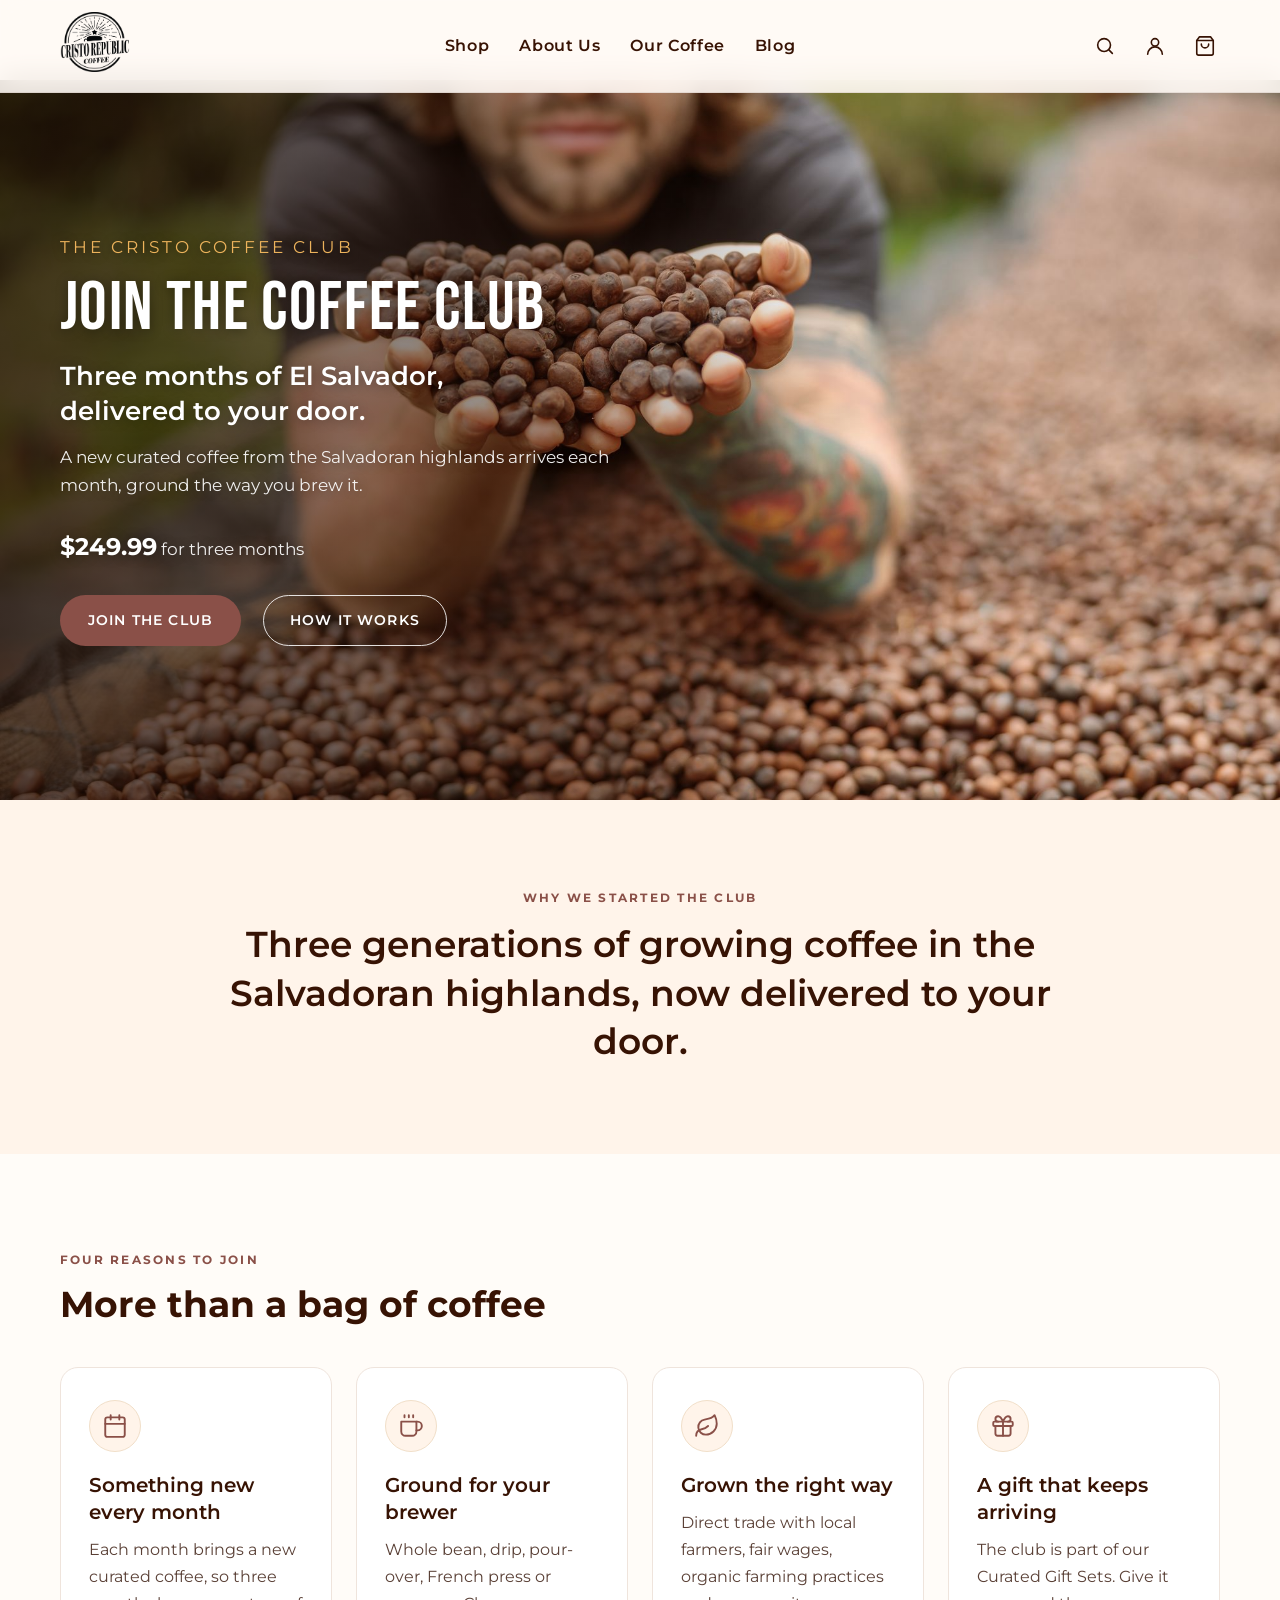
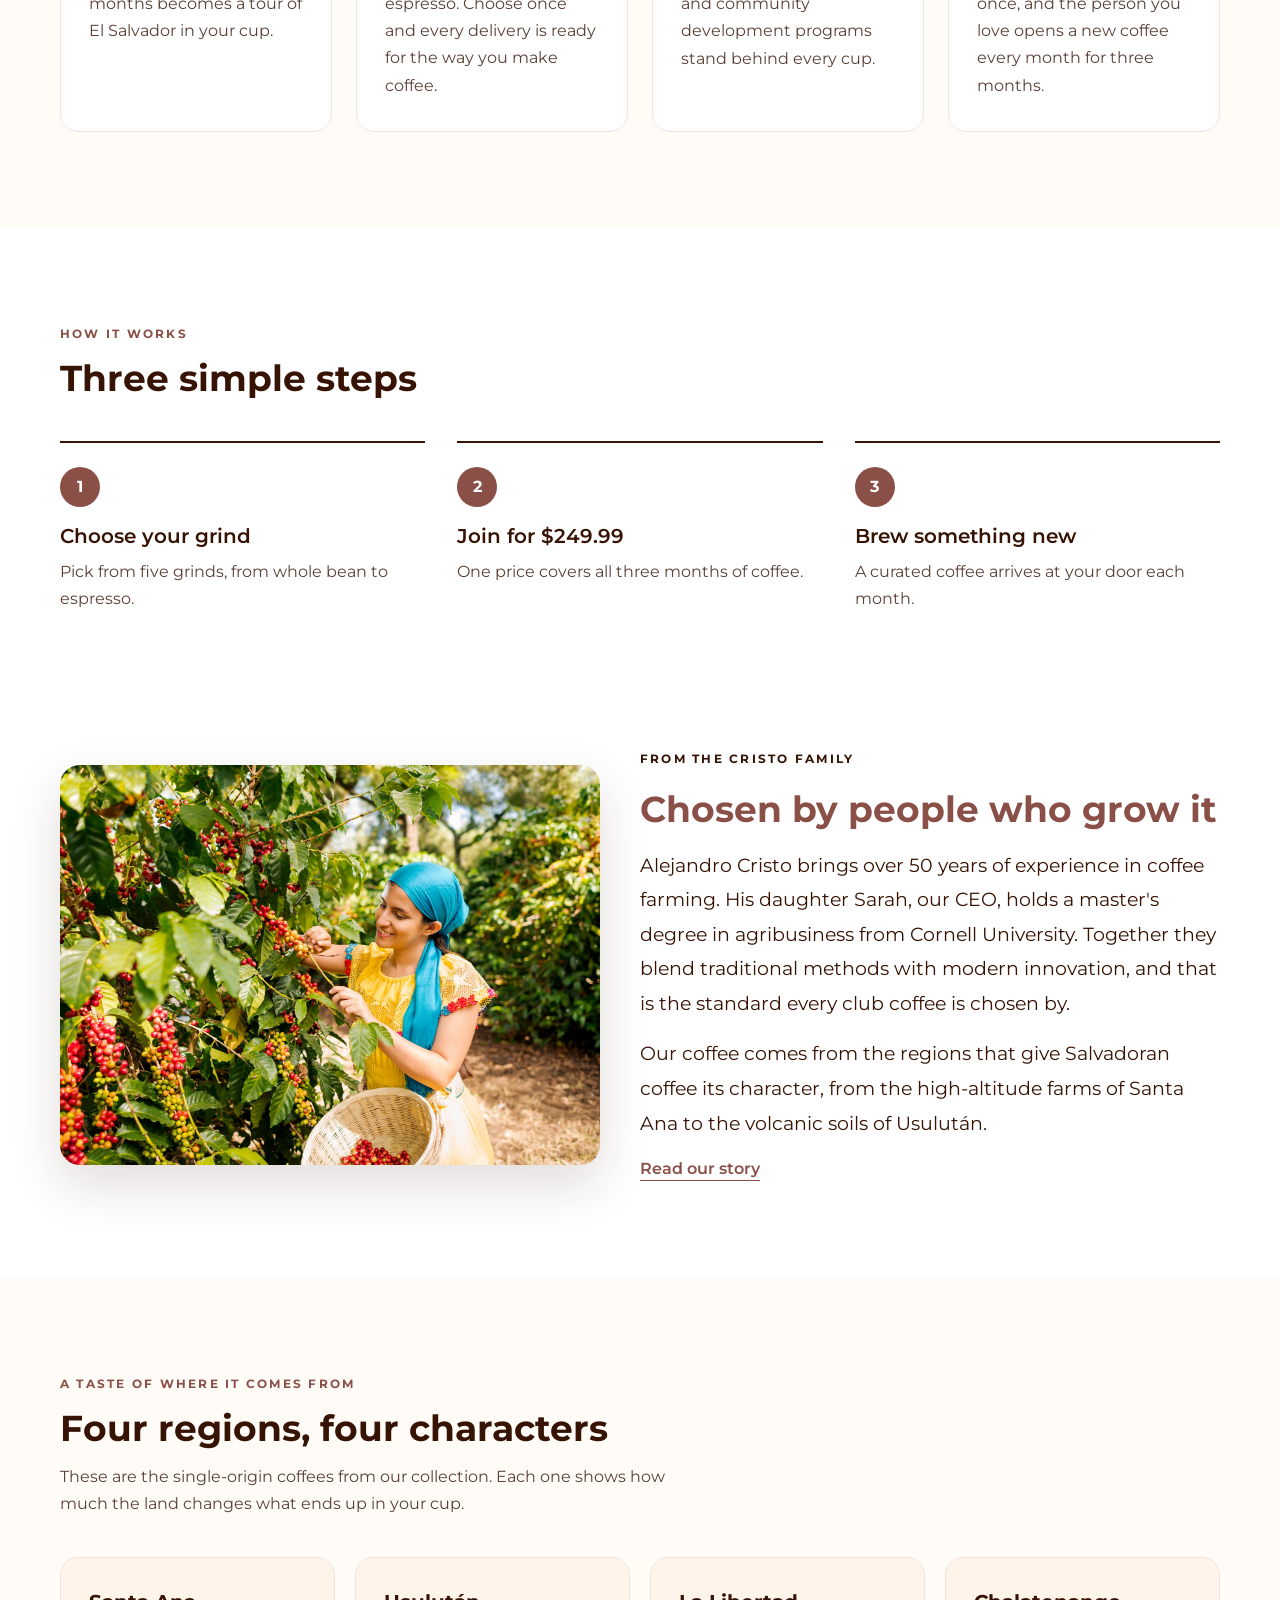
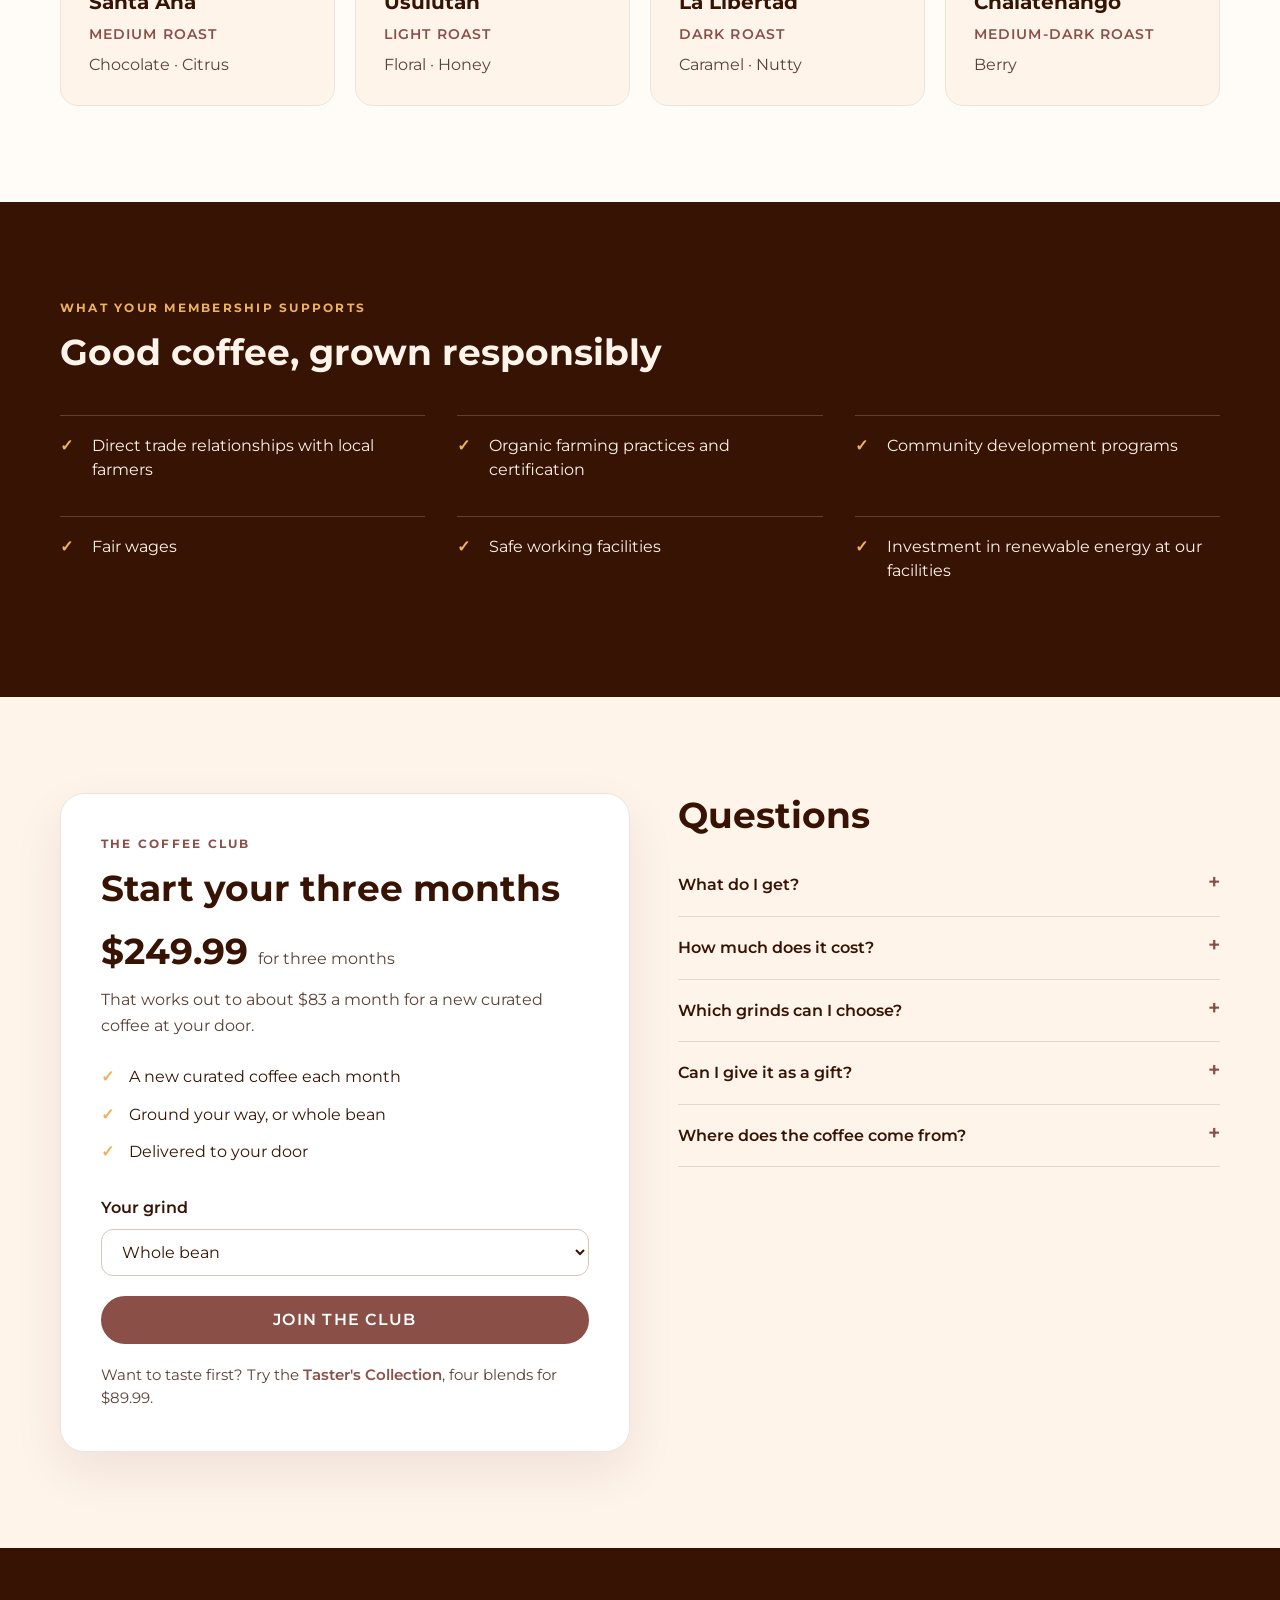
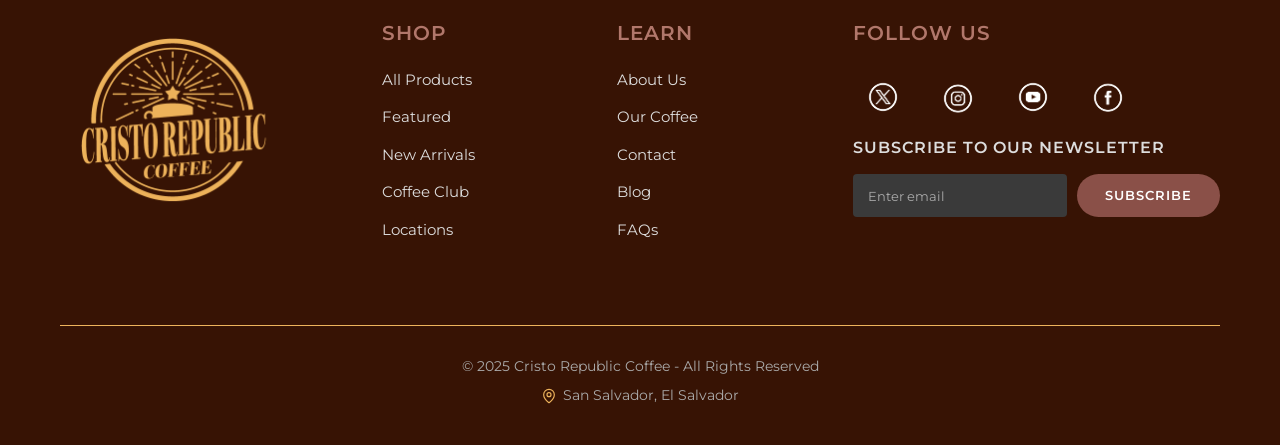
<file: club.html>
<!DOCTYPE html>
<html lang="en">
<head>
    <meta charset="UTF-8">
    <meta name="referrer" content="no-referrer">
    <meta name="viewport" content="width=device-width, initial-scale=1.0">
    <title>Coffee Club | Cristo Republic Coffee</title>
    <meta name="description" content="Join the Cristo Coffee Club: three months of curated Salvadoran coffee, ground your way and delivered to your door, for $249.99.">
    <link rel="preconnect" href="https://fonts.googleapis.com">
    <link rel="preconnect" href="https://fonts.gstatic.com" crossorigin>
    <link href="https://fonts.googleapis.com/css2?family=Bebas+Neue&family=Montserrat:wght@400;600;700&display=swap" rel="stylesheet">
    <link rel="stylesheet" href="styles.css">
    <link rel="stylesheet" href="fixes.css">
</head>
<body>
    <!-- Header -->
    <header>
        <div class="header-container">
            <a href="index.html" class="logo">
                <img src="images/logo.png" alt="Cristo Republic Coffee Logo">
            </a>
            <nav class="main-nav" id="mainNav" aria-label="Main">
                <ul class="nav-list">
                    <li class="nav-item"><a href="shop.html" class="nav-link">Shop</a></li>
                    <li class="nav-item"><a href="aboutus.html" class="nav-link">About Us</a></li>
                    <li class="nav-item"><a href="ourcoffee.html" class="nav-link">Our Coffee</a></li>
                    <li class="nav-item"><a href="blog.html" class="nav-link">Blog</a></li>
                    <li class="nav-item nav-item-club"><a href="club.html" class="nav-link">Join the Coffee Club</a></li>
                </ul>
            </nav>
            <div class="icon-group">
                <a href="#" class="icon-link" aria-label="Search">
                    <svg class="nav-icon" viewBox="0 0 24 24" fill="none" stroke="currentColor" stroke-width="1.75" stroke-linecap="round" stroke-linejoin="round" aria-hidden="true" focusable="false"><circle cx="11" cy="11" r="7"/><path d="m20 20-3.5-3.5"/></svg>
                </a>
                <a href="#" class="icon-link" aria-label="Account">
                    <svg class="nav-icon" viewBox="0 0 24 24" fill="none" stroke="currentColor" stroke-width="1.75" stroke-linecap="round" stroke-linejoin="round" aria-hidden="true" focusable="false"><circle cx="12" cy="8" r="4"/><path d="M4 21a8 8 0 0 1 16 0"/></svg>
                </a>
                <a href="#" class="icon-link" id="cartButton" aria-label="Cart">
                    <svg class="nav-icon" viewBox="0 0 24 24" fill="none" stroke="currentColor" stroke-width="1.75" stroke-linecap="round" stroke-linejoin="round" aria-hidden="true" focusable="false"><path d="M6 2 3 6v14a2 2 0 0 0 2 2h14a2 2 0 0 0 2-2V6l-3-4Z"/><path d="M3 6h18"/><path d="M16 10a4 4 0 0 1-8 0"/></svg>
                    <span class="cart-count" hidden>0</span>
                </a>
                <button type="button" class="menu-toggle" aria-label="Open menu" aria-expanded="false" aria-controls="mainNav"><svg class="menu-icon" viewBox="0 0 24 24" fill="none" stroke="currentColor" stroke-width="1.75" stroke-linecap="round" stroke-linejoin="round" aria-hidden="true" focusable="false"><path class="menu-line menu-line-1" d="M4 7h16"/><path class="menu-line menu-line-2" d="M4 12h16"/><path class="menu-line menu-line-3" d="M4 17h16"/></svg></button>
            </div>
        </div>
    </header>

    <!-- Main Content -->
    <main style="padding-top: 80px;" class="club-page">
        <!-- Club Hero -->
        <section class="shop-hero club-hero">
            <div class="shop-hero-text">
                <p class="eyebrow">The Cristo Coffee Club</p>
                <h1>Join the Coffee Club</h1>
                <h2>Three months of El&nbsp;Salvador, delivered to your door.</h2>
                <p>A new curated coffee from the Salvadoran highlands arrives each month, ground the way you brew it.</p>
                <p class="club-hero-price"><strong>$249.99</strong> for three months</p>
                <div class="hero-actions">
                    <a href="#join" class="cta-button">Join the Club</a>
                    <a href="#how" class="ghost-button">How it works</a>
                </div>
            </div>
        </section>

        <!-- Statement -->
        <section class="club-statement">
            <div class="club-container">
                <p class="eyebrow">Why we started the club</p>
                <p class="club-statement-text">Three generations of growing coffee in the Salvadoran highlands, now delivered to your door.</p>
            </div>
        </section>

        <!-- Reasons -->
        <section class="club-reasons" aria-labelledby="reasonsTitle">
            <div class="club-container">
                <div class="club-section-head">
                    <p class="eyebrow">Four reasons to join</p>
                    <h2 id="reasonsTitle">More than a bag of coffee</h2>
                </div>
                <div class="club-reason-grid">
                    <article class="club-reason">
                        <span class="club-icon"><svg class="icon" viewBox="0 0 24 24" fill="none" stroke="currentColor" stroke-width="1.75" stroke-linecap="round" stroke-linejoin="round" aria-hidden="true" focusable="false"><rect width="18" height="18" x="3" y="4" rx="2"/><path d="M16 2v4M8 2v4M3 10h18"/></svg></span>
                        <h3>Something new every month</h3>
                        <p>Each month brings a new curated coffee, so three months becomes a tour of El Salvador in your cup.</p>
                    </article>
                    <article class="club-reason">
                        <span class="club-icon"><svg class="icon" viewBox="0 0 24 24" fill="none" stroke="currentColor" stroke-width="1.75" stroke-linecap="round" stroke-linejoin="round" aria-hidden="true" focusable="false"><path d="M17 8h1a4 4 0 1 1 0 8h-1"/><path d="M3 8h14v9a4 4 0 0 1-4 4H7a4 4 0 0 1-4-4Z"/><path d="M6 2v2M10 2v2M14 2v2"/></svg></span>
                        <h3>Ground for your brewer</h3>
                        <p>Whole bean, drip, pour-over, French press or espresso. Choose once and every delivery is ready for the way you make coffee.</p>
                    </article>
                    <article class="club-reason">
                        <span class="club-icon"><svg class="icon" viewBox="0 0 24 24" fill="none" stroke="currentColor" stroke-width="1.75" stroke-linecap="round" stroke-linejoin="round" aria-hidden="true" focusable="false"><path d="M11 20A7 7 0 0 1 9.8 6.1C15.5 5 17 4.48 19 2c1 2 2 4.18 2 8 0 5.5-4.78 10-10 10Z"/><path d="M2 21c0-3 1.85-5.36 5.08-6C9.5 14.52 12 13 13 12"/></svg></span>
                        <h3>Grown the right way</h3>
                        <p>Direct trade with local farmers, fair wages, organic farming practices and community development programs stand behind every cup.</p>
                    </article>
                    <article class="club-reason">
                        <span class="club-icon"><svg class="icon" viewBox="0 0 24 24" fill="none" stroke="currentColor" stroke-width="1.75" stroke-linecap="round" stroke-linejoin="round" aria-hidden="true" focusable="false"><rect x="3" y="8" width="18" height="4" rx="1"/><path d="M12 8v13"/><path d="M19 12v7a2 2 0 0 1-2 2H7a2 2 0 0 1-2-2v-7"/><path d="M7.5 8a2.5 2.5 0 0 1 0-5C10 3 12 8 12 8s2-5 4.5-5a2.5 2.5 0 0 1 0 5"/></svg></span>
                        <h3>A gift that keeps arriving</h3>
                        <p>The club is part of our Curated Gift Sets. Give it once, and the person you love opens a new coffee every month for three months.</p>
                    </article>
                </div>
            </div>
        </section>

        <!-- How it works -->
        <section class="club-how" id="how" aria-labelledby="howTitle">
            <div class="club-container">
                <div class="club-section-head">
                    <p class="eyebrow">How it works</p>
                    <h2 id="howTitle">Three simple steps</h2>
                </div>
                <ol class="club-steps">
                    <li>
                        <span class="club-step-num">1</span>
                        <h3>Choose your grind</h3>
                        <p>Pick from five grinds, from whole bean to espresso.</p>
                    </li>
                    <li>
                        <span class="club-step-num">2</span>
                        <h3>Join for $249.99</h3>
                        <p>One price covers all three months of coffee.</p>
                    </li>
                    <li>
                        <span class="club-step-num">3</span>
                        <h3>Brew something new</h3>
                        <p>A curated coffee arrives at your door each month.</p>
                    </li>
                </ol>
            </div>
        </section>

        <!-- From the farm -->
        <section class="story-section alt">
            <div class="story-container">
                <div class="story-image">
                    <img src="images/coffegirl.jpeg" alt="A coffee picker harvesting ripe red cherries on a Salvadoran farm">
                </div>
                <div class="story-text">
                    <p class="eyebrow">From the Cristo family</p>
                    <h2>Chosen by people who grow it</h2>
                    <p>Alejandro Cristo brings over 50 years of experience in coffee farming. His daughter Sarah, our CEO, holds a master's degree in agribusiness from Cornell University. Together they blend traditional methods with modern innovation, and that is the standard every club coffee is chosen by.</p>
                    <p>Our coffee comes from the regions that give Salvadoran coffee its character, from the high-altitude farms of Santa Ana to the volcanic soils of Usulután.</p>
                    <a href="aboutus.html" class="text-link">Read our story</a>
                </div>
            </div>
        </section>

        <!-- Regions -->
        <section class="club-regions" aria-labelledby="regionsTitle">
            <div class="club-container">
                <div class="club-section-head">
                    <p class="eyebrow">A taste of where it comes from</p>
                    <h2 id="regionsTitle">Four regions, four characters</h2>
                    <p class="club-lede">These are the single-origin coffees from our collection. Each one shows how much the land changes what ends up in your cup.</p>
                </div>
                <div class="club-region-grid">
                    <a class="club-region" href="product.html?id=santa-ana-reserve">
                        <span class="club-region-name">Santa Ana</span>
                        <span class="club-region-roast">Medium roast</span>
                        <span class="club-region-notes">Chocolate · Citrus</span>
                    </a>
                    <a class="club-region" href="product.html?id=usulutan-heights">
                        <span class="club-region-name">Usulután</span>
                        <span class="club-region-roast">Light roast</span>
                        <span class="club-region-notes">Floral · Honey</span>
                    </a>
                    <a class="club-region" href="product.html?id=la-libertad-estate">
                        <span class="club-region-name">La Libertad</span>
                        <span class="club-region-roast">Dark roast</span>
                        <span class="club-region-notes">Caramel · Nutty</span>
                    </a>
                    <a class="club-region" href="product.html?id=chalatenango-select">
                        <span class="club-region-name">Chalatenango</span>
                        <span class="club-region-roast">Medium-dark roast</span>
                        <span class="club-region-notes">Berry</span>
                    </a>
                </div>
            </div>
        </section>

        <!-- Commitments -->
        <section class="club-promise" aria-labelledby="promiseTitle">
            <div class="club-container">
                <div class="club-section-head">
                    <p class="eyebrow">What your membership supports</p>
                    <h2 id="promiseTitle">Good coffee, grown responsibly</h2>
                </div>
                <ul class="club-promise-list">
                    <li>Direct trade relationships with local farmers</li>
                    <li>Organic farming practices and certification</li>
                    <li>Community development programs</li>
                    <li>Fair wages</li>
                    <li>Safe working facilities</li>
                    <li>Investment in renewable energy at our facilities</li>
                </ul>
            </div>
        </section>

        <!-- Join -->
        <section class="club-join" id="join" aria-labelledby="joinTitle">
            <div class="club-container club-join-grid">
                <form class="club-join-card" onsubmit="return false;">
                    <p class="eyebrow">The Coffee Club</p>
                    <h2 id="joinTitle">Start your three months</h2>
                    <p class="club-price"><span>$249.99</span> for three months</p>
                    <p class="club-price-note">That works out to about $83 a month for a new curated coffee at your door.</p>
                    <ul class="club-included">
                        <li>A new curated coffee each month</li>
                        <li>Ground your way, or whole bean</li>
                        <li>Delivered to your door</li>
                    </ul>
                    <label for="clubGrind">Your grind</label>
                    <select id="clubGrind" name="grind">
                        <option>Whole bean</option>
                        <option>Drip</option>
                        <option>Pour-over</option>
                        <option>French press</option>
                        <option>Espresso</option>
                    </select>
                    <button type="button" class="add-to-cart club-join-button" data-id="monthly-subscription">Join the Club</button>
                    <p class="club-alt">Want to taste first? Try the <a href="product.html?id=tasters-collection">Taster's Collection</a>, four blends for $89.99.</p>
                </form>
                <div class="club-faq">
                    <h2>Questions</h2>
                    <details>
                        <summary>What do I get?</summary>
                        <p>Three months of curated coffee from El Salvador. A new coffee arrives at your door each month.</p>
                    </details>
                    <details>
                        <summary>How much does it cost?</summary>
                        <p>$249.99 covers all three months, about $83 a month.</p>
                    </details>
                    <details>
                        <summary>Which grinds can I choose?</summary>
                        <p>Whole bean, drip, pour-over, French press or espresso. Pick the one that fits your brewer before you join.</p>
                    </details>
                    <details>
                        <summary>Can I give it as a gift?</summary>
                        <p>Yes. The club is part of our Curated Gift Sets, so it makes a gift that arrives three times.</p>
                    </details>
                    <details>
                        <summary>Where does the coffee come from?</summary>
                        <p>From the Salvadoran highlands, where the Cristo family has grown coffee for three generations. <a href="ourcoffee.html">Explore our coffee</a>.</p>
                    </details>
                </div>
            </div>
        </section>
    </main>

    <!-- Cart Modal -->
    <div id="cartModal" class="cart-modal">
        <div class="cart-content">
            <div class="cart-header">
                <h3>Shopping Cart</h3>
                <button type="button" id="closeCart" class="close-cart" aria-label="Close cart">
                    <svg viewBox="0 0 24 24"><path d="M19 6.41L17.59 5 12 10.59 6.41 5 5 6.41 10.59 12 5 17.59 6.41 19 12 13.41 17.59 19 19 17.59 13.41 12z"/></svg>
                </button>
            </div>
            <div class="cart-items"></div>
            <div class="cart-footer">
                <div class="cart-subtotal">
                    <span>Subtotal</span>
                    <span>$0.00</span>
                </div>
                <button class="cart-button">Checkout</button>
            </div>
        </div>
    </div>

    <!-- Footer -->
    <footer class="footer">
        <div class="footer-container">
            <div class="footer-grid">
                <div class="footer-column footer-logo">
                    <img src="images/cristogold.png" alt="Cristo Republic Coffee Logo">
                </div>
                <div class="footer-column">
                    <h3 class="footer-heading">SHOP</h3>
                    <ul class="footer-links">
                        <li><a href="#">All Products</a></li>
                        <li><a href="#">Featured</a></li>
                        <li><a href="#">New Arrivals</a></li>
                        <li><a href="club.html">Coffee Club</a></li>
                        <li><a href="#">Locations</a></li>
                    </ul>
                </div>
                <div class="footer-column">
                    <h3 class="footer-heading">LEARN</h3>
                    <ul class="footer-links">
                        <li><a href="aboutus.html">About Us</a></li>
                        <li><a href="ourcoffee.html">Our Coffee</a></li>
                        <li><a href="#">Contact</a></li>
                        <li><a href="blog.html">Blog</a></li>
                        <li><a href="#">FAQs</a></li>
                    </ul>
                </div>
                <div class="footer-column">
                    <h3 class="footer-heading">FOLLOW US</h3>
                    <div class="social-links">
                        <a href="#" class="social-icon">
                            <img src="images/x.png" alt="X">
                        </a>
                        <a href="#" class="social-icon">
                            <img src="images/instagram.png" alt="Instagram">
                        </a>
                        <a href="#" class="social-icon">
                            <img src="images/youtube.png" alt="YouTube">
                        </a>
                        <a href="#" class="social-icon">
                            <img src="images/facebook.png" alt="Facebook">
                        </a>
                    </div>
                    <div class="newsletter">
                        <h4>SUBSCRIBE TO OUR NEWSLETTER</h4>
                        <form class="newsletter-form">
                            <input type="email" placeholder="Enter email">
                            <button type="submit">Subscribe</button>
                        </form>
                    </div>
                </div>
            </div>
            <div class="footer-bottom">
                <p>© 2025 Cristo Republic Coffee - All Rights Reserved</p>
                <p class="footer-location"><svg class="icon" viewBox="0 0 24 24" fill="none" stroke="currentColor" stroke-width="1.75" stroke-linecap="round" stroke-linejoin="round" aria-hidden="true" focusable="false"><path d="M20 10c0 5-5.5 10.2-7.4 11.8a1 1 0 0 1-1.2 0C9.5 20.2 4 15 4 10a8 8 0 0 1 16 0"/><circle cx="12" cy="10" r="3"/></svg>San Salvador, El Salvador</p>
            </div>
        </div>
    </footer>
    <script src="cart.js"></script>
</body>
</html>
</file>
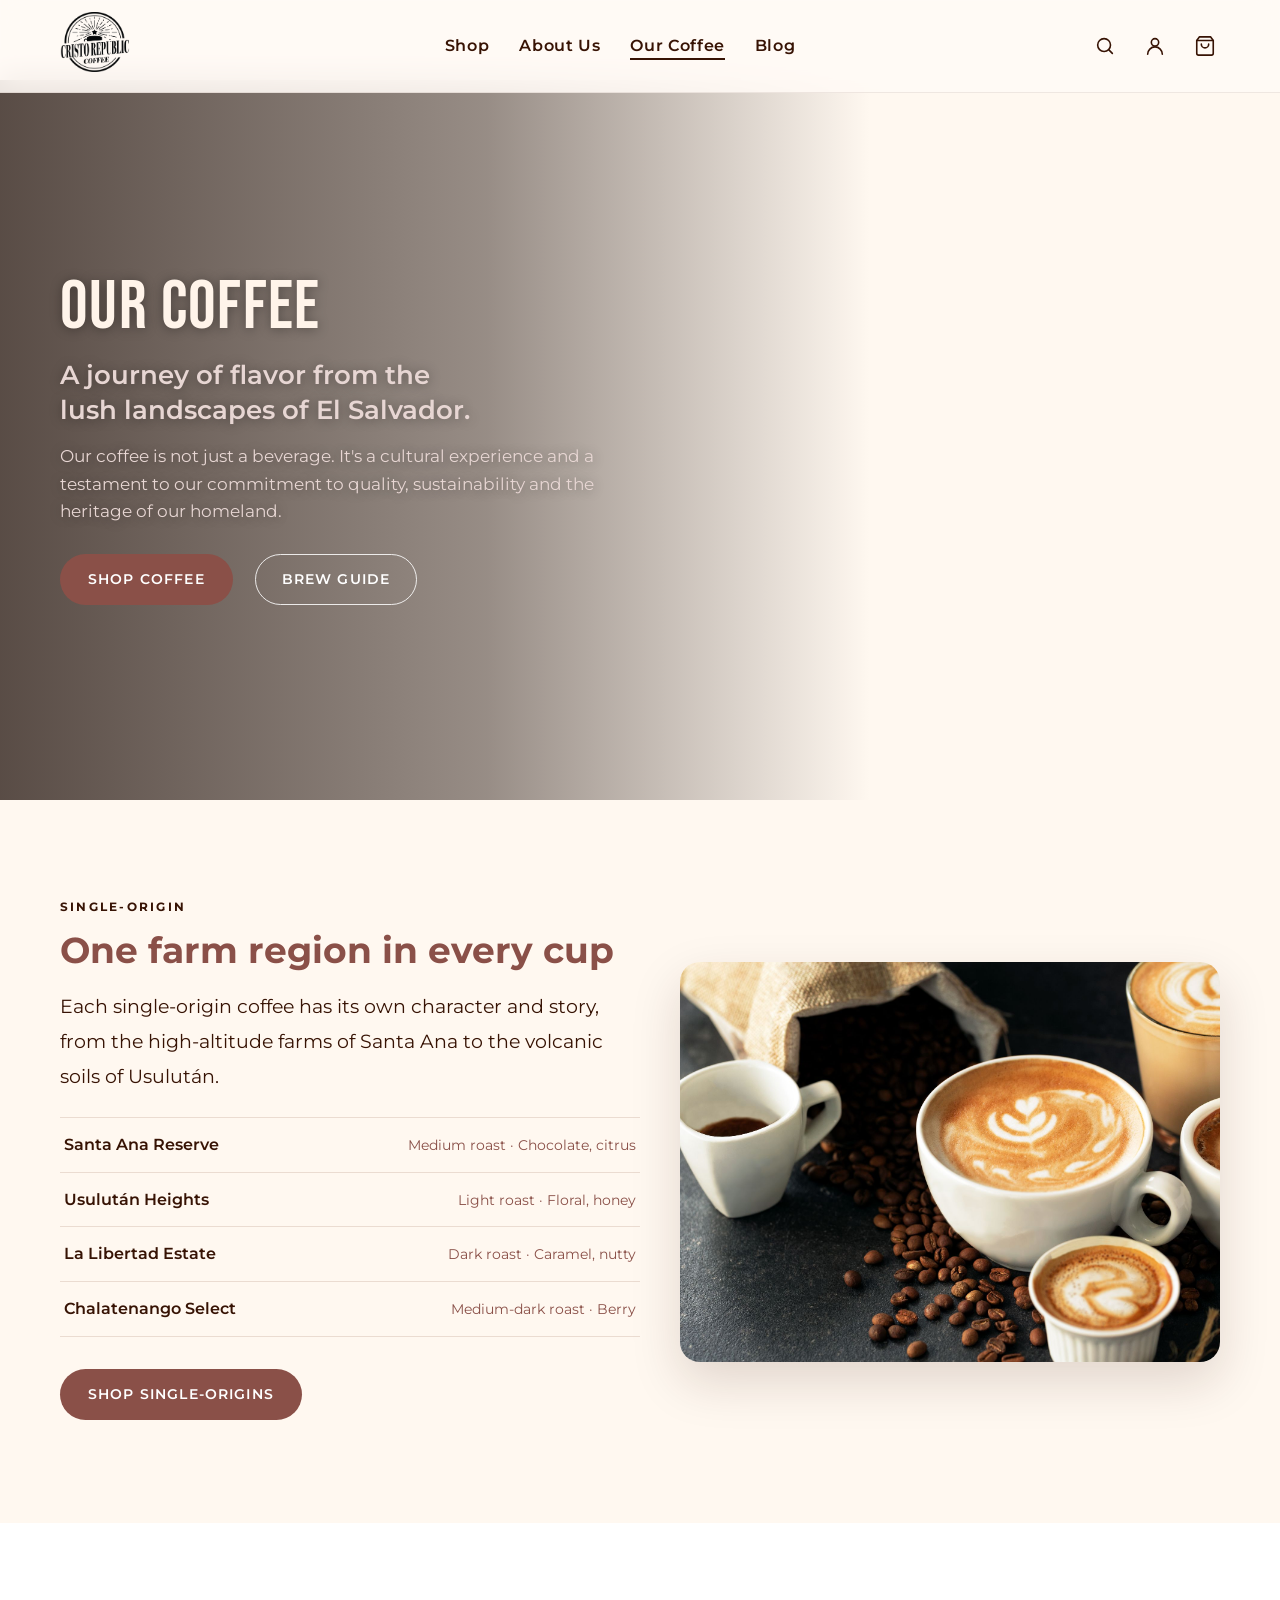
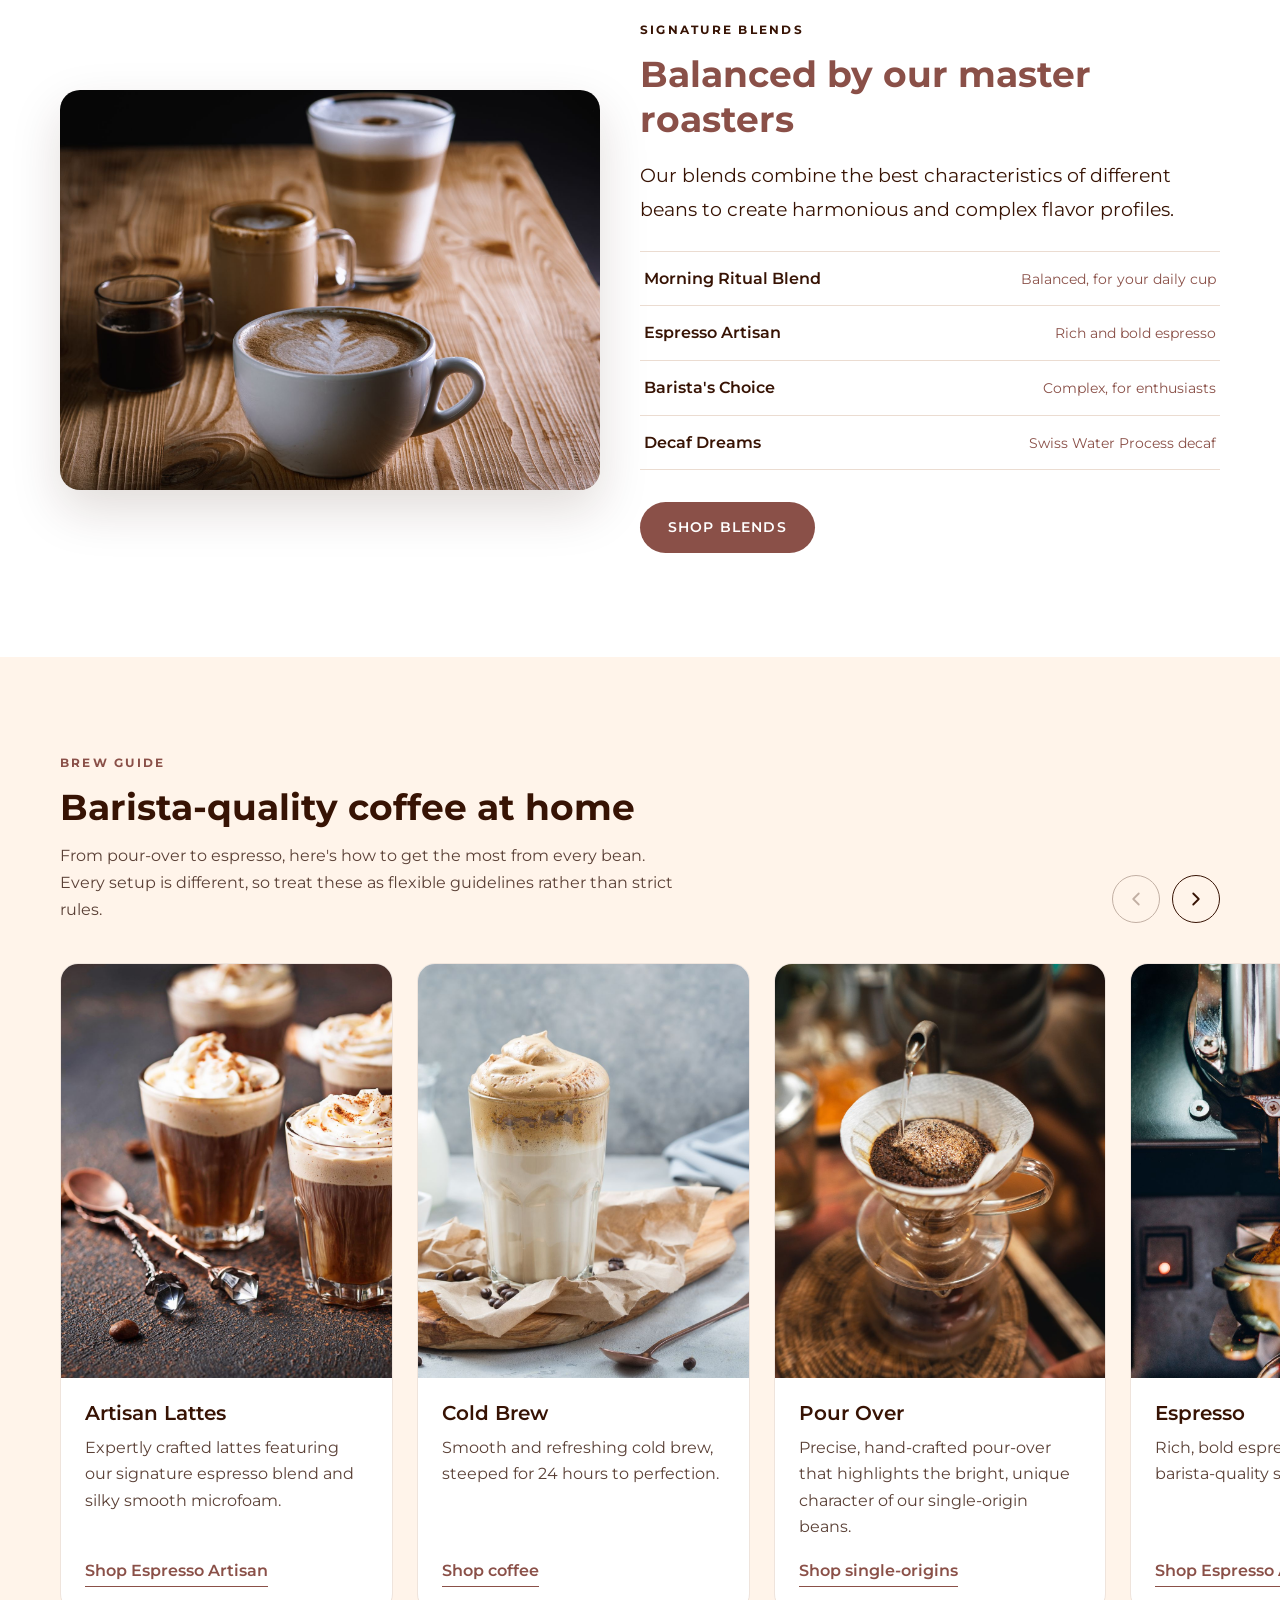
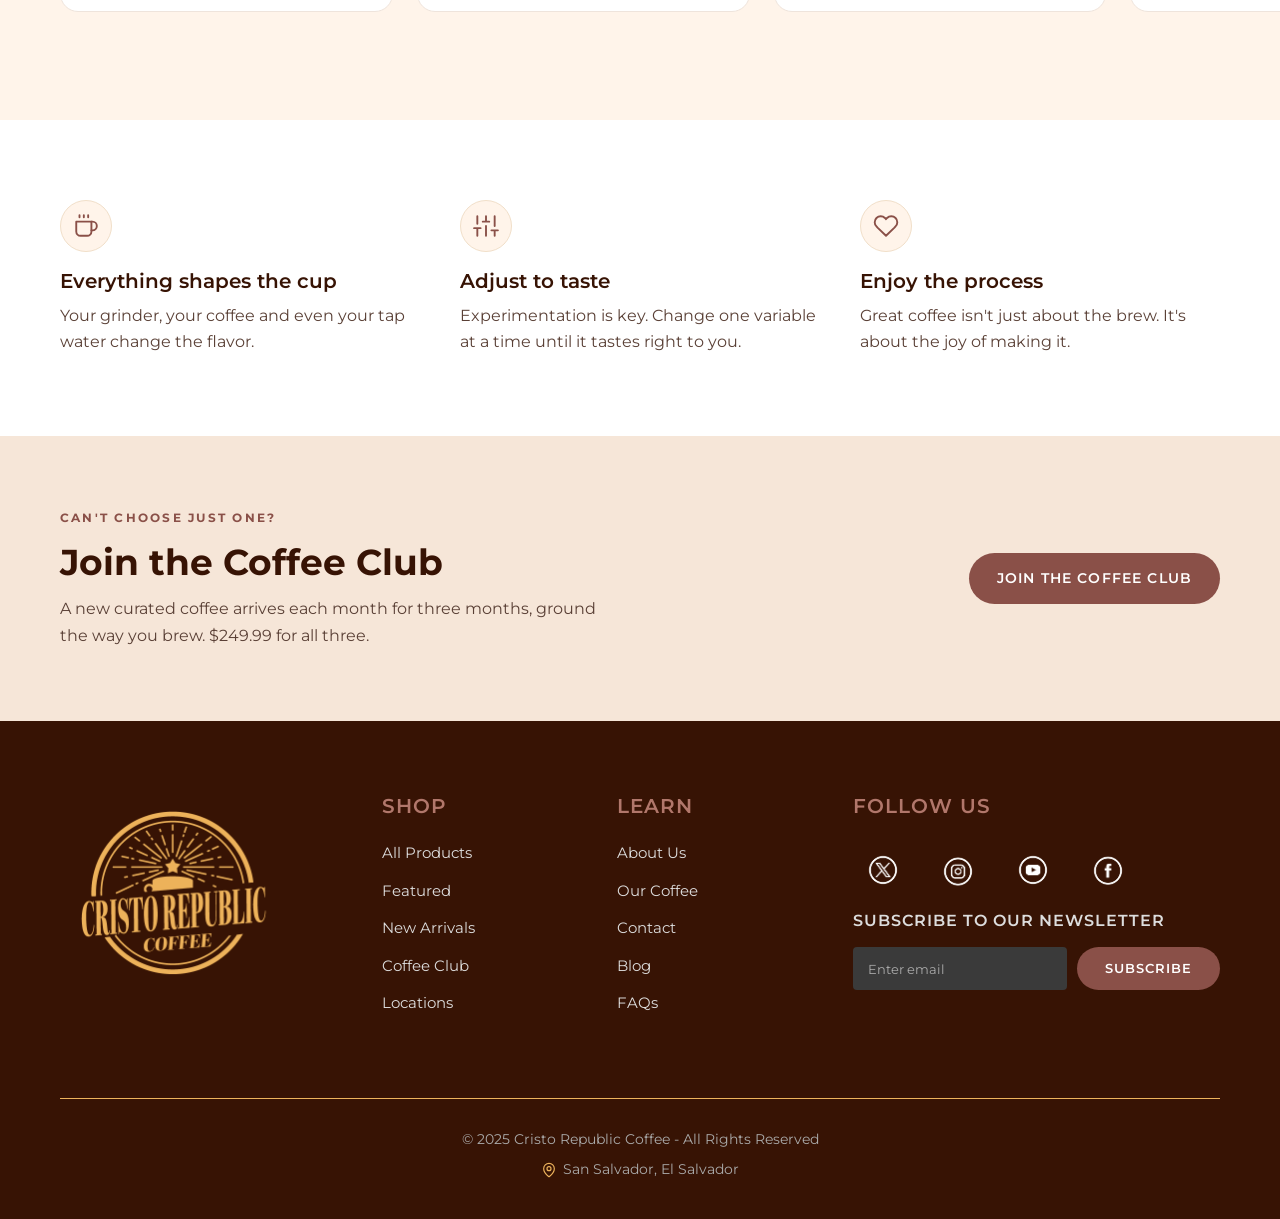
<file: ourcoffee.html>
<!DOCTYPE html>
<html lang="en">
<head>
    <meta charset="UTF-8">
    <meta name="referrer" content="no-referrer">
    <meta name="viewport" content="width=device-width, initial-scale=1.0">
    <title>Cristo Republic Coffee - Our Coffee</title>
    <link rel="preconnect" href="https://fonts.googleapis.com">
    <link rel="preconnect" href="https://fonts.gstatic.com" crossorigin>
    <link href="https://fonts.googleapis.com/css2?family=Bebas+Neue&family=Montserrat:wght@400;600;700&display=swap" rel="stylesheet">
    <link rel="stylesheet" href="styles.css">
    <link rel="stylesheet" href="fixes.css">
</head>
<body>
    <!-- Header -->
    <header>
        <div class="header-container">
            <a href="index.html" class="logo">
                <img src="images/logo.png" alt="Cristo Republic Coffee Logo">
            </a>
            <nav class="main-nav" id="mainNav" aria-label="Main">
                <ul class="nav-list">
                    <li class="nav-item"><a href="shop.html" class="nav-link">Shop</a></li>
                    <li class="nav-item"><a href="aboutus.html" class="nav-link">About Us</a></li>
                    <li class="nav-item"><a href="ourcoffee.html" class="nav-link" aria-current="page">Our Coffee</a></li>
                    <li class="nav-item"><a href="blog.html" class="nav-link">Blog</a></li>
                    <li class="nav-item nav-item-club"><a href="club.html" class="nav-link">Join the Coffee Club</a></li>
                </ul>
            </nav>
            <div class="icon-group">
                <a href="#" class="icon-link" aria-label="Search">
                    <svg class="nav-icon" viewBox="0 0 24 24" fill="none" stroke="currentColor" stroke-width="1.75" stroke-linecap="round" stroke-linejoin="round" aria-hidden="true" focusable="false"><circle cx="11" cy="11" r="7"/><path d="m20 20-3.5-3.5"/></svg>
                </a>
                <a href="#" class="icon-link" aria-label="Account">
                    <svg class="nav-icon" viewBox="0 0 24 24" fill="none" stroke="currentColor" stroke-width="1.75" stroke-linecap="round" stroke-linejoin="round" aria-hidden="true" focusable="false"><circle cx="12" cy="8" r="4"/><path d="M4 21a8 8 0 0 1 16 0"/></svg>
                </a>
                <a href="#" class="icon-link" id="cartButton" aria-label="Cart">
                    <svg class="nav-icon" viewBox="0 0 24 24" fill="none" stroke="currentColor" stroke-width="1.75" stroke-linecap="round" stroke-linejoin="round" aria-hidden="true" focusable="false"><path d="M6 2 3 6v14a2 2 0 0 0 2 2h14a2 2 0 0 0 2-2V6l-3-4Z"/><path d="M3 6h18"/><path d="M16 10a4 4 0 0 1-8 0"/></svg>
                    <span class="cart-count" hidden>0</span>
                </a>
                <button type="button" class="menu-toggle" aria-label="Open menu" aria-expanded="false" aria-controls="mainNav"><svg class="menu-icon" viewBox="0 0 24 24" fill="none" stroke="currentColor" stroke-width="1.75" stroke-linecap="round" stroke-linejoin="round" aria-hidden="true" focusable="false"><path class="menu-line menu-line-1" d="M4 7h16"/><path class="menu-line menu-line-2" d="M4 12h16"/><path class="menu-line menu-line-3" d="M4 17h16"/></svg></button>
            </div>
        </div>
    </header>

    <!-- Main Content -->
    <main style="padding-top: 80px;" class="ourcoffee-page">
        <!-- Hero Section with Video -->
        <section class="story-section parallax our-coffee-hero">
            <video class="hero-video" autoplay loop muted playsinline>
                <source src="images/ourcoffeehero1.mov" type="video/mp4">
            </video>
            <div class="story-container">
                <div class="story-text about-text-overlay">
                    <h1>Our Coffee</h1>
                    <h2>A journey of flavor from the lush landscapes of El&nbsp;Salvador.</h2>
                    <p>Our coffee is not just a beverage. It's a cultural experience and a testament to our commitment to quality, sustainability and the heritage of our homeland.</p>
                    <div class="hero-actions">
                        <a href="shop.html" class="cta-button">Shop Coffee</a>
                        <a href="#brew" class="ghost-button">Brew Guide</a>
                    </div>
                </div>
            </div>
        </section>

        <!-- Single-Origin Coffees -->
        <section class="story-section oc-collection" id="single-origin">
            <div class="story-container">
                <div class="story-text">
                    <p class="eyebrow">Single-origin</p>
                    <h2>One farm region in every cup</h2>
                    <p>Each single-origin coffee has its own character and story, from the high-altitude farms of Santa Ana to the volcanic soils of Usulután.</p>
                    <ul class="oc-list">
                        <li><a href="product.html?id=santa-ana-reserve"><span class="oc-name">Santa Ana Reserve</span><span class="oc-notes">Medium roast · Chocolate, citrus</span></a></li>
                        <li><a href="product.html?id=usulutan-heights"><span class="oc-name">Usulután Heights</span><span class="oc-notes">Light roast · Floral, honey</span></a></li>
                        <li><a href="product.html?id=la-libertad-estate"><span class="oc-name">La Libertad Estate</span><span class="oc-notes">Dark roast · Caramel, nutty</span></a></li>
                        <li><a href="product.html?id=chalatenango-select"><span class="oc-name">Chalatenango Select</span><span class="oc-notes">Medium-dark roast · Berry</span></a></li>
                    </ul>
                    <a href="shop.html#single-origin" class="cta-button">Shop Single-Origins</a>
                </div>
                <div class="story-image">
                    <img src="images/ourstory1.jpeg" alt="Cups of single-origin coffee">
                </div>
            </div>
        </section>

        <!-- Signature Blends -->
        <section class="story-section alt oc-collection" id="blends">
            <div class="story-container reverse">
                <div class="story-text">
                    <p class="eyebrow">Signature blends</p>
                    <h2>Balanced by our master roasters</h2>
                    <p>Our blends combine the best characteristics of different beans to create harmonious and complex flavor profiles.</p>
                    <ul class="oc-list">
                        <li><a href="product.html?id=morning-ritual-blend"><span class="oc-name">Morning Ritual Blend</span><span class="oc-notes">Balanced, for your daily cup</span></a></li>
                        <li><a href="product.html?id=espresso-artisan"><span class="oc-name">Espresso Artisan</span><span class="oc-notes">Rich and bold espresso</span></a></li>
                        <li><a href="product.html?id=baristas-choice"><span class="oc-name">Barista's Choice</span><span class="oc-notes">Complex, for enthusiasts</span></a></li>
                        <li><a href="product.html?id=decaf-dreams"><span class="oc-name">Decaf Dreams</span><span class="oc-notes">Swiss Water Process decaf</span></a></li>
                    </ul>
                    <a href="shop.html#signature-blends" class="cta-button">Shop Blends</a>
                </div>
                <div class="story-image">
                    <img src="images/ourstory2.jpeg" alt="Signature blend coffees on a wooden table">
                </div>
            </div>
        </section>

        <!-- Brew Guide -->
        <section class="oc-brew" id="brew" aria-labelledby="brewTitle">
            <div class="oc-container">
                <div class="oc-brew-head">
                    <div>
                        <p class="eyebrow">Brew guide</p>
                        <h2 id="brewTitle">Barista-quality coffee at home</h2>
                        <p class="oc-lede">From pour-over to espresso, here's how to get the most from every bean. Every setup is different, so treat these as flexible guidelines rather than strict rules.</p>
                    </div>
                    <div class="oc-arrows">
                        <button type="button" class="oc-arrow" data-dir="-1" aria-label="Previous brew method"><svg viewBox="0 0 24 24" fill="none" stroke="currentColor" stroke-width="2" stroke-linecap="round" stroke-linejoin="round" aria-hidden="true"><path d="M15 18l-6-6 6-6"/></svg></button>
                        <button type="button" class="oc-arrow" data-dir="1" aria-label="Next brew method"><svg viewBox="0 0 24 24" fill="none" stroke="currentColor" stroke-width="2" stroke-linecap="round" stroke-linejoin="round" aria-hidden="true"><path d="M9 18l6-6-6-6"/></svg></button>
                    </div>
                </div>
            </div>
            <ul class="oc-track" tabindex="0" aria-label="Brew methods">
                <li class="oc-card">
                    <div class="oc-media"><img src="images/artisanlatte.jpeg" alt="A latte with latte art" loading="lazy"></div>
                    <h3>Artisan Lattes</h3>
                    <p>Expertly crafted lattes featuring our signature espresso blend and silky smooth microfoam.</p>
                    <a href="product.html?id=espresso-artisan" class="text-link">Shop Espresso Artisan</a>
                </li>
                <li class="oc-card">
                    <div class="oc-media"><img src="images/coldbrew.jpeg" alt="A glass of cold brew coffee" loading="lazy"></div>
                    <h3>Cold Brew</h3>
                    <p>Smooth and refreshing cold brew, steeped for 24 hours to perfection.</p>
                    <a href="shop.html" class="text-link">Shop coffee</a>
                </li>
                <li class="oc-card">
                    <div class="oc-media"><img src="images/pourover.jpeg" alt="Pour-over coffee brewing" loading="lazy"></div>
                    <h3>Pour Over</h3>
                    <p>Precise, hand-crafted pour-over that highlights the bright, unique character of our single-origin beans.</p>
                    <a href="shop.html#single-origin" class="text-link">Shop single-origins</a>
                </li>
                <li class="oc-card">
                    <div class="oc-media"><img src="images/expresso.jpeg" alt="A shot of espresso" loading="lazy"></div>
                    <h3>Espresso</h3>
                    <p>Rich, bold espresso, balanced for barista-quality shots at home.</p>
                    <a href="product.html?id=espresso-artisan" class="text-link">Shop Espresso Artisan</a>
                </li>
                <li class="oc-card">
                    <div class="oc-media"><img src="images/frenchpress.jpeg" alt="A French press of coffee" loading="lazy"></div>
                    <h3>French Press</h3>
                    <p>Smooth, full-bodied and aromatic, showcasing the deep flavors of our signature blends.</p>
                    <a href="shop.html#signature-blends" class="text-link">Shop blends</a>
                </li>
            </ul>
        </section>

        <!-- Brew tips -->
        <section class="oc-tips" aria-label="Brewing tips">
            <div class="oc-container oc-tips-grid">
                <div class="oc-tip">
                    <span class="value-icon"><svg class="icon" viewBox="0 0 24 24" fill="none" stroke="currentColor" stroke-width="1.75" stroke-linecap="round" stroke-linejoin="round" aria-hidden="true"><path d="M17 8h1a4 4 0 1 1 0 8h-1"/><path d="M3 8h14v9a4 4 0 0 1-4 4H7a4 4 0 0 1-4-4Z"/><path d="M6 2v2M10 2v2M14 2v2"/></svg></span>
                    <h3>Everything shapes the cup</h3>
                    <p>Your grinder, your coffee and even your tap water change the flavor.</p>
                </div>
                <div class="oc-tip">
                    <span class="value-icon"><svg class="icon" viewBox="0 0 24 24" fill="none" stroke="currentColor" stroke-width="1.75" stroke-linecap="round" stroke-linejoin="round" aria-hidden="true"><path d="M4 21v-7M4 10V3M12 21v-9M12 8V3M20 21v-5M20 12V3M1 14h6M9 8h6M17 16h6"/></svg></span>
                    <h3>Adjust to taste</h3>
                    <p>Experimentation is key. Change one variable at a time until it tastes right to you.</p>
                </div>
                <div class="oc-tip">
                    <span class="value-icon"><svg class="icon" viewBox="0 0 24 24" fill="none" stroke="currentColor" stroke-width="1.75" stroke-linecap="round" stroke-linejoin="round" aria-hidden="true"><path d="M20.8 4.6a5.5 5.5 0 0 0-7.8 0L12 5.7l-1-1.1a5.5 5.5 0 0 0-7.8 7.8l1 1.1L12 21l7.8-7.5 1-1.1a5.5 5.5 0 0 0 0-7.8z"/></svg></span>
                    <h3>Enjoy the process</h3>
                    <p>Great coffee isn't just about the brew. It's about the joy of making it.</p>
                </div>
            </div>
        </section>

        <!-- Coffee Club -->
        <section class="oc-club">
            <div class="oc-container oc-club-inner">
                <div>
                    <p class="eyebrow">Can't choose just one?</p>
                    <h2>Join the Coffee Club</h2>
                    <p>A new curated coffee arrives each month for three months, ground the way you brew. $249.99 for all three.</p>
                </div>
                <a href="club.html" class="cta-button">Join the Coffee Club</a>
            </div>
        </section>
    </main>

    <!-- Cart Modal -->
    <div id="cartModal" class="cart-modal">
        <div class="cart-content">
            <div class="cart-header">
                <h3>Shopping Cart</h3>
                <button type="button" id="closeCart" class="close-cart" aria-label="Close cart">
                    <svg viewBox="0 0 24 24"><path d="M19 6.41L17.59 5 12 10.59 6.41 5 5 6.41 10.59 12 5 17.59 6.41 19 12 13.41 17.59 19 19 17.59 13.41 12z"/></svg>
                </button>
            </div>
            <div class="cart-items"></div>
            <div class="cart-footer">
                <div class="cart-subtotal">
                    <span>Subtotal</span>
                    <span>$0.00</span>
                </div>
                <button class="cart-button">Checkout</button>
            </div>
        </div>
    </div>

    <!-- Footer -->
    <footer class="footer">
        <div class="footer-container">
            <div class="footer-grid">
                <div class="footer-column footer-logo">
                    <img src="images/cristogold.png" alt="Cristo Republic Coffee Logo">
                </div>
                <div class="footer-column">
                    <h3 class="footer-heading">SHOP</h3>
                    <ul class="footer-links">
                        <li><a href="#">All Products</a></li>
                        <li><a href="#">Featured</a></li>
                        <li><a href="#">New Arrivals</a></li>
                        <li><a href="club.html">Coffee Club</a></li>
                        <li><a href="#">Locations</a></li>
                    </ul>
                </div>
                <div class="footer-column">
                    <h3 class="footer-heading">LEARN</h3>
                    <ul class="footer-links">
                        <li><a href="#">About Us</a></li>
                        <li><a href="#">Our Coffee</a></li>
                        <li><a href="#">Contact</a></li>
                        <li><a href="#">Blog</a></li>
                        <li><a href="#">FAQs</a></li>
                    </ul>
                </div>
                <div class="footer-column">
                    <h3 class="footer-heading">FOLLOW US</h3>
                    <div class="social-links">
                        <a href="#" class="social-icon">
                            <img src="images/x.png" alt="X">
                        </a>
                        <a href="#" class="social-icon">
                            <img src="images/instagram.png" alt="Instagram">
                        </a>
                        <a href="#" class="social-icon">
                            <img src="images/youtube.png" alt="YouTube">
                        </a>
                        <a href="#" class="social-icon">
                            <img src="images/facebook.png" alt="Facebook">
                        </a>
                    </div>
                    <div class="newsletter">
                        <h4>SUBSCRIBE TO OUR NEWSLETTER</h4>
                        <form class="newsletter-form">
                            <input type="email" placeholder="Enter email">
                            <button type="submit">Subscribe</button>
                        </form>
                    </div>
                </div>
            </div>
            <div class="footer-bottom">
                <p>© 2025 Cristo Republic Coffee - All Rights Reserved</p>
                <p class="footer-location"><svg class="icon" viewBox="0 0 24 24" fill="none" stroke="currentColor" stroke-width="1.75" stroke-linecap="round" stroke-linejoin="round" aria-hidden="true" focusable="false"><path d="M20 10c0 5-5.5 10.2-7.4 11.8a1 1 0 0 1-1.2 0C9.5 20.2 4 15 4 10a8 8 0 0 1 16 0"/><circle cx="12" cy="10" r="3"/></svg>San Salvador, El Salvador</p>
            </div>
        </div>
    </footer>

    <script>
        // Brew guide carousel: arrows scroll the track one card at a time
        (function () {
            const track = document.querySelector('.oc-track');
            if (!track) return;
            const arrows = document.querySelectorAll('.oc-arrow');
            const step = () => {
                const card = track.querySelector('.oc-card');
                return card ? card.getBoundingClientRect().width + 24 : 300;
            };
            const update = () => {
                const max = track.scrollWidth - track.clientWidth - 2;
                arrows[0].disabled = track.scrollLeft <= 2;
                arrows[1].disabled = track.scrollLeft >= max;
            };
            arrows.forEach((btn) => btn.addEventListener('click', () => {
                track.scrollBy({ left: step() * Number(btn.dataset.dir), behavior: 'smooth' });
            }));
            track.addEventListener('scroll', update, { passive: true });
            window.addEventListener('resize', update);
            update();
        })();
    </script>
    <script src="cart.js"></script>
</body>
</html>
</file>
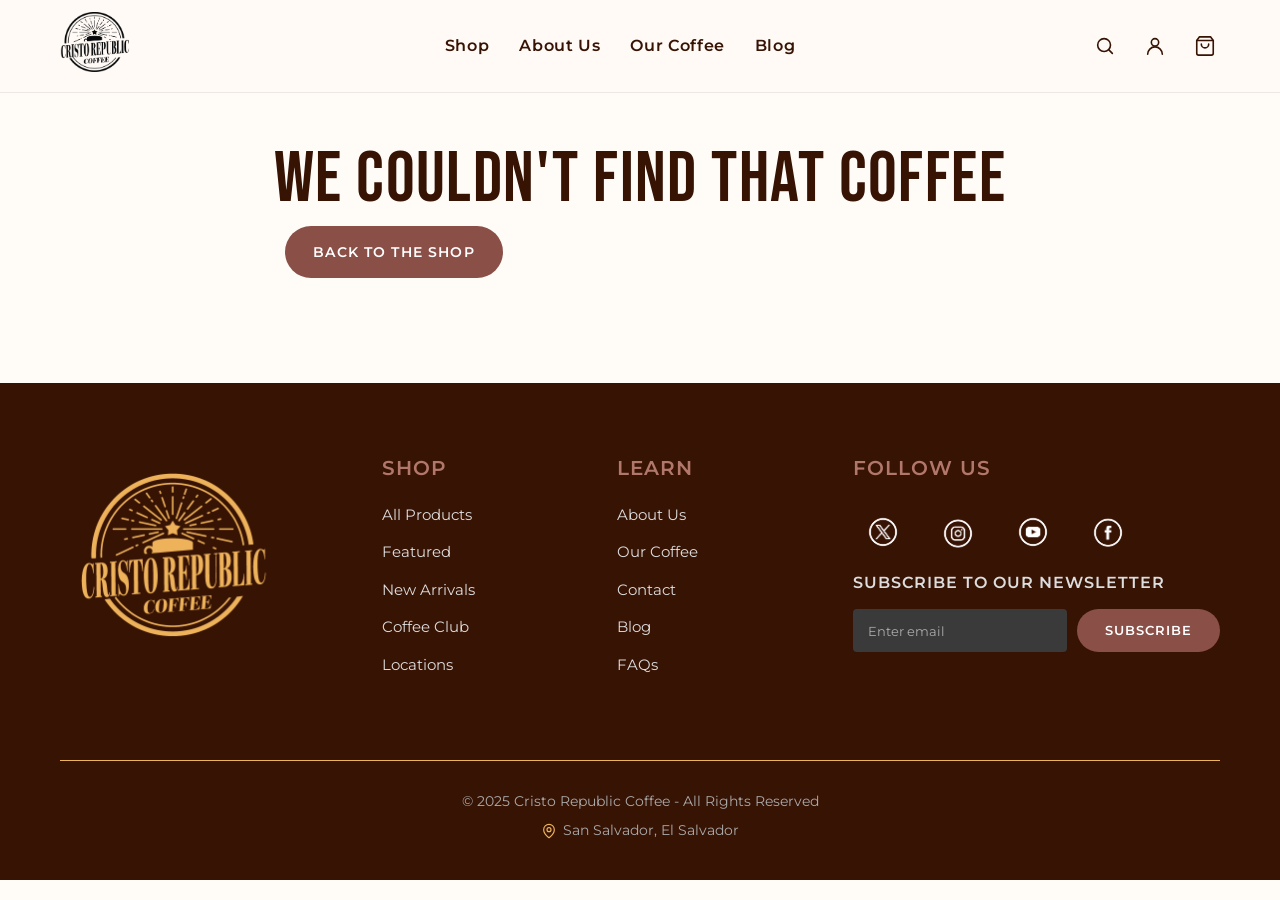
<file: product.html>
<!DOCTYPE html>
<html lang="en">
<head>
    <meta charset="UTF-8">
    <meta name="referrer" content="no-referrer">
    <meta name="viewport" content="width=device-width, initial-scale=1.0">
    <title>Coffee | Cristo Republic Coffee</title>
    <link rel="preconnect" href="https://fonts.googleapis.com">
    <link rel="preconnect" href="https://fonts.gstatic.com" crossorigin>
    <link href="https://fonts.googleapis.com/css2?family=Bebas+Neue&family=Montserrat:wght@400;600;700&display=swap" rel="stylesheet">
    <link rel="stylesheet" href="styles.css">
    <link rel="stylesheet" href="fixes.css">
</head>
<body>
    <!-- Header -->
    <header>
        <div class="header-container">
            <a href="index.html" class="logo">
                <img src="images/logo.png" alt="Cristo Republic Coffee Logo">
            </a>
            <nav class="main-nav" id="mainNav" aria-label="Main">
                <ul class="nav-list">
                    <li class="nav-item"><a href="shop.html" class="nav-link">Shop</a></li>
                    <li class="nav-item"><a href="aboutus.html" class="nav-link">About Us</a></li>
                    <li class="nav-item"><a href="ourcoffee.html" class="nav-link">Our Coffee</a></li>
                    <li class="nav-item"><a href="blog.html" class="nav-link">Blog</a></li>
                    <li class="nav-item nav-item-club"><a href="club.html" class="nav-link">Join the Coffee Club</a></li>
                </ul>
            </nav>
            <div class="icon-group">
                <a href="#" class="icon-link" aria-label="Search">
                    <svg class="nav-icon" viewBox="0 0 24 24" fill="none" stroke="currentColor" stroke-width="1.75" stroke-linecap="round" stroke-linejoin="round" aria-hidden="true" focusable="false"><circle cx="11" cy="11" r="7"/><path d="m20 20-3.5-3.5"/></svg>
                </a>
                <a href="#" class="icon-link" aria-label="Account">
                    <svg class="nav-icon" viewBox="0 0 24 24" fill="none" stroke="currentColor" stroke-width="1.75" stroke-linecap="round" stroke-linejoin="round" aria-hidden="true" focusable="false"><circle cx="12" cy="8" r="4"/><path d="M4 21a8 8 0 0 1 16 0"/></svg>
                </a>
                <a href="#" class="icon-link" id="cartButton" aria-label="Cart">
                    <svg class="nav-icon" viewBox="0 0 24 24" fill="none" stroke="currentColor" stroke-width="1.75" stroke-linecap="round" stroke-linejoin="round" aria-hidden="true" focusable="false"><path d="M6 2 3 6v14a2 2 0 0 0 2 2h14a2 2 0 0 0 2-2V6l-3-4Z"/><path d="M3 6h18"/><path d="M16 10a4 4 0 0 1-8 0"/></svg>
                    <span class="cart-count" hidden>0</span>
                </a>
                <button type="button" class="menu-toggle" aria-label="Open menu" aria-expanded="false" aria-controls="mainNav"><svg class="menu-icon" viewBox="0 0 24 24" fill="none" stroke="currentColor" stroke-width="1.75" stroke-linecap="round" stroke-linejoin="round" aria-hidden="true" focusable="false"><path class="menu-line menu-line-1" d="M4 7h16"/><path class="menu-line menu-line-2" d="M4 12h16"/><path class="menu-line menu-line-3" d="M4 17h16"/></svg></button>
            </div>
        </div>
    </header>

    <!-- Main Content -->
    <main style="padding-top: 80px;">
        <section id="productPage" class="product-page" aria-live="polite"></section>
    </main>

    <!-- Cart Modal -->
    <div id="cartModal" class="cart-modal">
        <div class="cart-content">
            <div class="cart-header">
                <h3>Shopping Cart</h3>
                <button type="button" id="closeCart" class="close-cart" aria-label="Close cart">
                    <svg viewBox="0 0 24 24"><path d="M19 6.41L17.59 5 12 10.59 6.41 5 5 6.41 10.59 12 5 17.59 6.41 19 12 13.41 17.59 19 19 17.59 13.41 12z"/></svg>
                </button>
            </div>
            <div class="cart-items"></div>
            <div class="cart-footer">
                <div class="cart-subtotal">
                    <span>Subtotal</span>
                    <span>$0.00</span>
                </div>
                <button class="cart-button">Checkout</button>
            </div>
        </div>
    </div>

    <!-- Footer -->
    <footer class="footer">
        <div class="footer-container">
            <div class="footer-grid">
                <div class="footer-column footer-logo">
                    <img src="images/cristogold.png" alt="Cristo Republic Coffee Logo">
                </div>
                <div class="footer-column">
                    <h3 class="footer-heading">SHOP</h3>
                    <ul class="footer-links">
                        <li><a href="#">All Products</a></li>
                        <li><a href="#">Featured</a></li>
                        <li><a href="#">New Arrivals</a></li>
                        <li><a href="club.html">Coffee Club</a></li>
                        <li><a href="#">Locations</a></li>
                    </ul>
                </div>
                <div class="footer-column">
                    <h3 class="footer-heading">LEARN</h3>
                    <ul class="footer-links">
                        <li><a href="aboutus.html">About Us</a></li>
                        <li><a href="ourcoffee.html">Our Coffee</a></li>
                        <li><a href="#">Contact</a></li>
                        <li><a href="blog.html">Blog</a></li>
                        <li><a href="#">FAQs</a></li>
                    </ul>
                </div>
                <div class="footer-column">
                    <h3 class="footer-heading">FOLLOW US</h3>
                    <div class="social-links">
                        <a href="#" class="social-icon">
                            <img src="images/x.png" alt="X">
                        </a>
                        <a href="#" class="social-icon">
                            <img src="images/instagram.png" alt="Instagram">
                        </a>
                        <a href="#" class="social-icon">
                            <img src="images/youtube.png" alt="YouTube">
                        </a>
                        <a href="#" class="social-icon">
                            <img src="images/facebook.png" alt="Facebook">
                        </a>
                    </div>
                    <div class="newsletter">
                        <h4>SUBSCRIBE TO OUR NEWSLETTER</h4>
                        <form class="newsletter-form">
                            <input type="email" placeholder="Enter email">
                            <button type="submit">Subscribe</button>
                        </form>
                    </div>
                </div>
            </div>
            <div class="footer-bottom">
                <p>© 2025 Cristo Republic Coffee - All Rights Reserved</p>
                <p class="footer-location"><svg class="icon" viewBox="0 0 24 24" fill="none" stroke="currentColor" stroke-width="1.75" stroke-linecap="round" stroke-linejoin="round" aria-hidden="true" focusable="false"><path d="M20 10c0 5-5.5 10.2-7.4 11.8a1 1 0 0 1-1.2 0C9.5 20.2 4 15 4 10a8 8 0 0 1 16 0"/><circle cx="12" cy="10" r="3"/></svg>San Salvador, El Salvador</p>
            </div>
        </div>
    </footer>
    <script src="cart.js"></script>
</body>
</html>
</file>
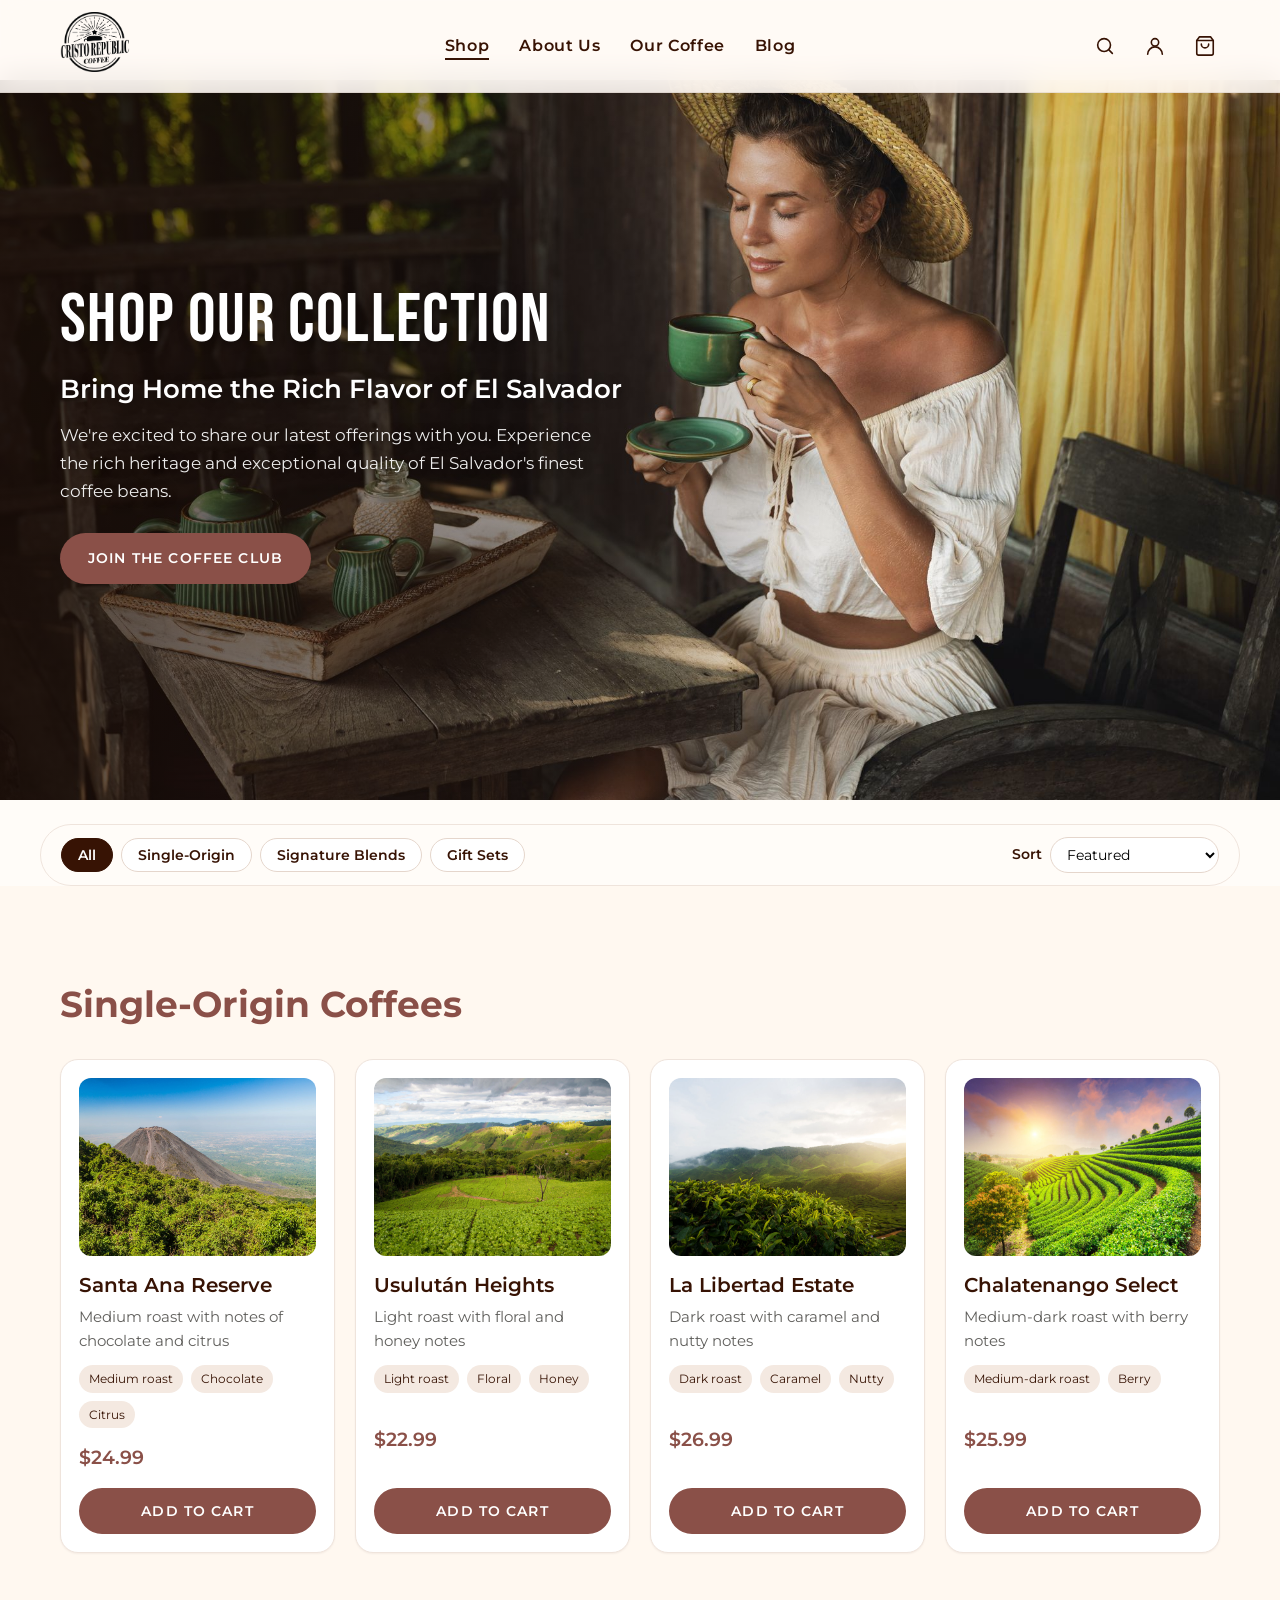
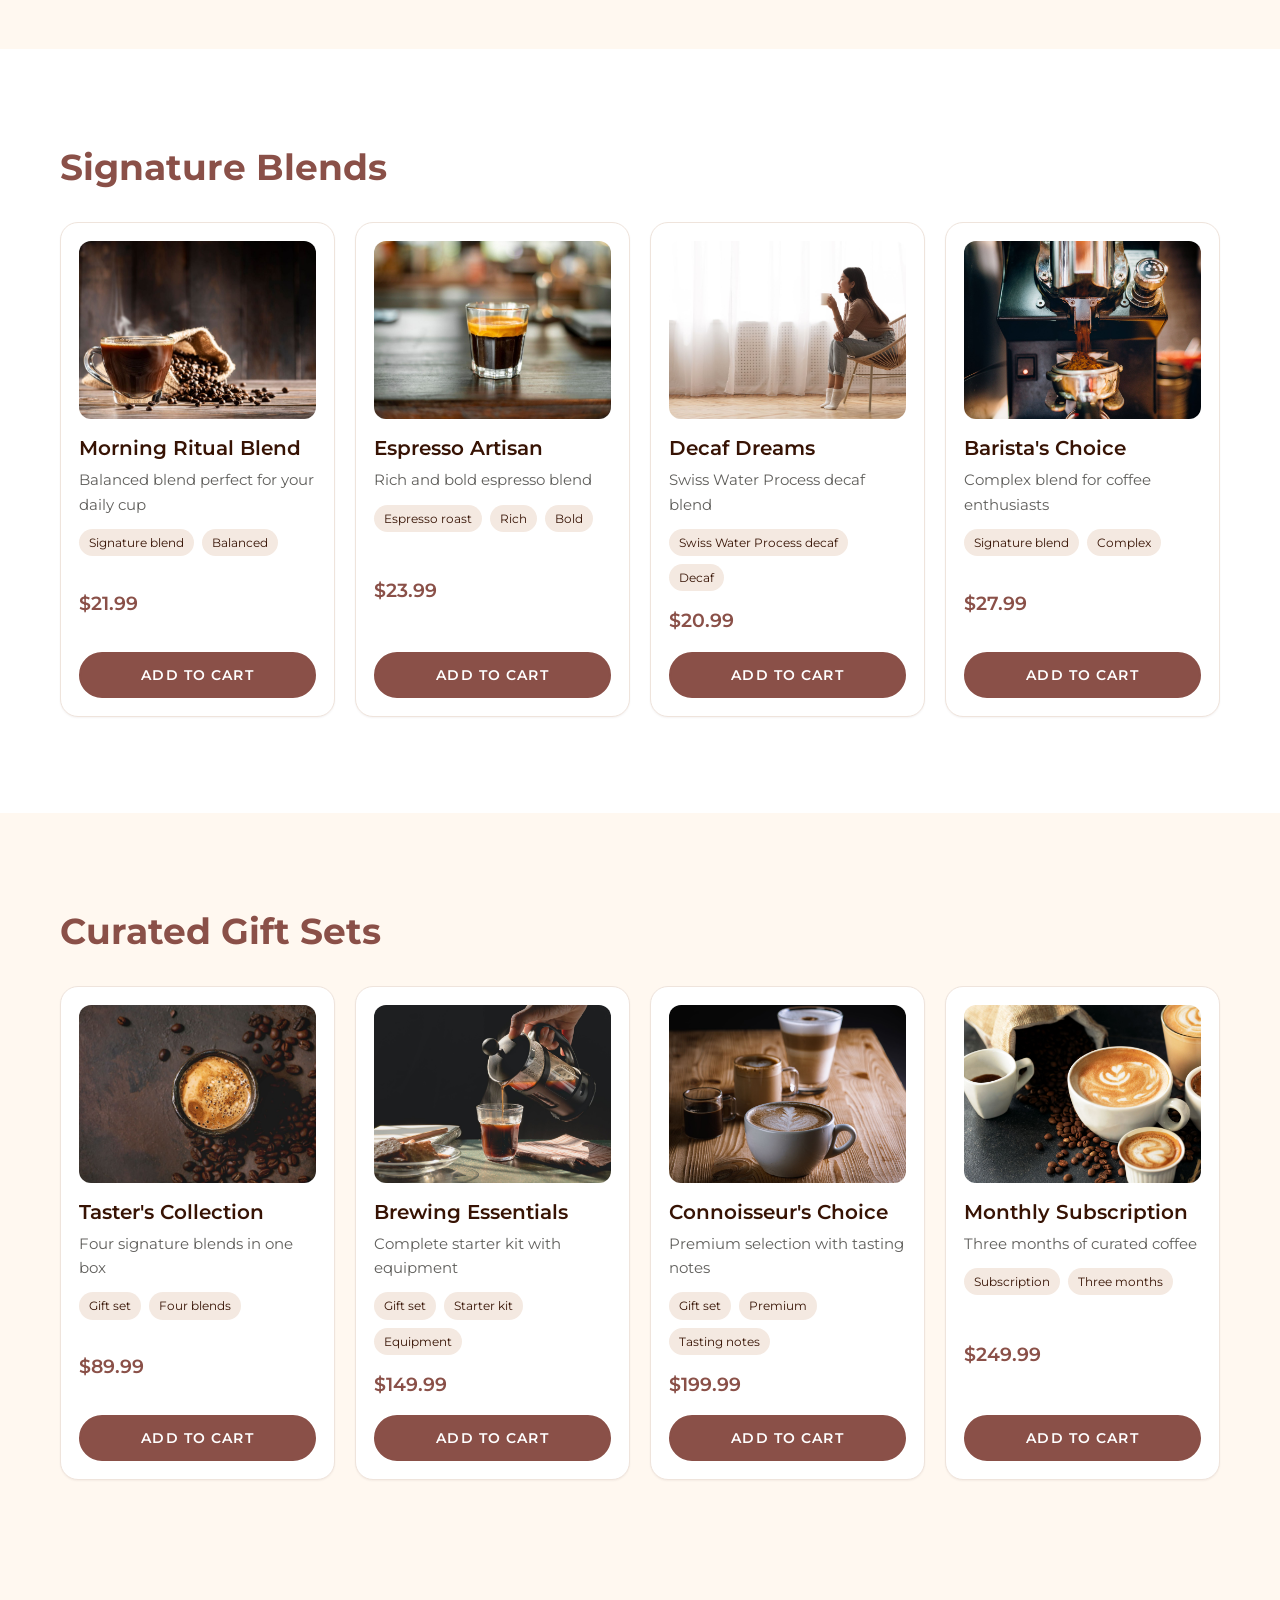
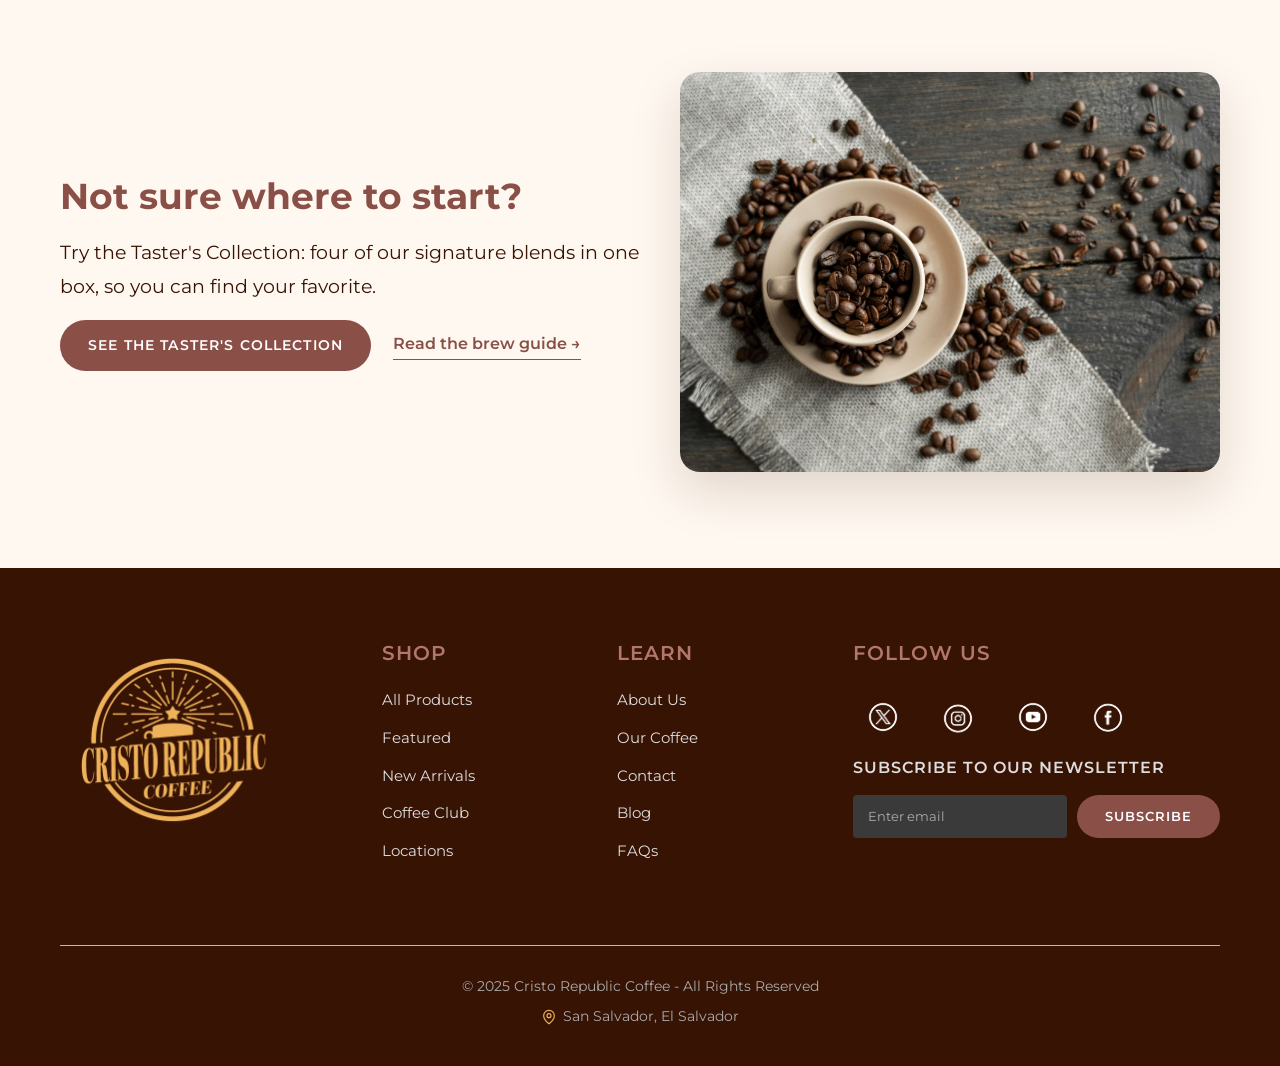
<file: shop.html>
<!DOCTYPE html>
<html lang="en">
<head>
    <meta charset="UTF-8">
    <meta name="referrer" content="no-referrer">
    <meta name="viewport" content="width=device-width, initial-scale=1.0">
    <title>Cristo Republic Coffee - Shop Premium Coffee from El Salvador</title>
    <link rel="preconnect" href="https://fonts.googleapis.com">
    <link rel="preconnect" href="https://fonts.gstatic.com" crossorigin>
    <link href="https://fonts.googleapis.com/css2?family=Bebas+Neue&family=Montserrat:wght@400;600;700&display=swap" rel="stylesheet">
    <link rel="stylesheet" href="styles.css">
    <link rel="stylesheet" href="fixes.css">
</head>
<body>
    <!-- Header -->
    <header>
        <div class="header-container">
            <a href="index.html" class="logo">
                <img src="images/logo.png" alt="Cristo Republic Coffee Logo">
            </a>
            <nav class="main-nav" id="mainNav" aria-label="Main">
                <ul class="nav-list">
                    <li class="nav-item"><a href="shop.html" class="nav-link" aria-current="page">Shop</a></li>
                    <li class="nav-item"><a href="aboutus.html" class="nav-link">About Us</a></li>
                    <li class="nav-item"><a href="ourcoffee.html" class="nav-link">Our Coffee</a></li>
                    <li class="nav-item"><a href="blog.html" class="nav-link">Blog</a></li>
                    <li class="nav-item nav-item-club"><a href="club.html" class="nav-link">Join the Coffee Club</a></li>
                </ul>
            </nav>
            <div class="icon-group">
                <a href="#" class="icon-link" aria-label="Search">
                    <svg class="nav-icon" viewBox="0 0 24 24" fill="none" stroke="currentColor" stroke-width="1.75" stroke-linecap="round" stroke-linejoin="round" aria-hidden="true" focusable="false"><circle cx="11" cy="11" r="7"/><path d="m20 20-3.5-3.5"/></svg>
                </a>
                <a href="#" class="icon-link" aria-label="Account">
                    <svg class="nav-icon" viewBox="0 0 24 24" fill="none" stroke="currentColor" stroke-width="1.75" stroke-linecap="round" stroke-linejoin="round" aria-hidden="true" focusable="false"><circle cx="12" cy="8" r="4"/><path d="M4 21a8 8 0 0 1 16 0"/></svg>
                </a>
                <a href="#" class="icon-link" id="cartButton" aria-label="Cart">
                    <svg class="nav-icon" viewBox="0 0 24 24" fill="none" stroke="currentColor" stroke-width="1.75" stroke-linecap="round" stroke-linejoin="round" aria-hidden="true" focusable="false"><path d="M6 2 3 6v14a2 2 0 0 0 2 2h14a2 2 0 0 0 2-2V6l-3-4Z"/><path d="M3 6h18"/><path d="M16 10a4 4 0 0 1-8 0"/></svg>
                    <span class="cart-count" hidden>0</span>
                </a>
                <button type="button" class="menu-toggle" aria-label="Open menu" aria-expanded="false" aria-controls="mainNav"><svg class="menu-icon" viewBox="0 0 24 24" fill="none" stroke="currentColor" stroke-width="1.75" stroke-linecap="round" stroke-linejoin="round" aria-hidden="true" focusable="false"><path class="menu-line menu-line-1" d="M4 7h16"/><path class="menu-line menu-line-2" d="M4 12h16"/><path class="menu-line menu-line-3" d="M4 17h16"/></svg></button>
            </div>
        </div>
    </header>

    <!-- Main Content -->
    <main style="padding-top: 80px;">
        <!-- Shop Hero Section -->
        <section class="shop-hero">
            <div class="shop-hero-text">
                <h1>Shop Our Collection</h1>
                <h2>Bring Home the Rich Flavor of El&nbsp;Salvador</h2>
                <p>We're excited to share our latest offerings with you. Experience the rich heritage and exceptional quality of El Salvador's finest coffee beans.</p>
                <a href="club.html" class="cta-button">Join the Coffee Club</a>
            </div>
        </section>


        <!-- Filters -->
        <div class="shop-filters" id="shop-all">
            <div class="filter-chips" role="group" aria-label="Filter by category">
                <button type="button" class="filter-chip active" data-filter="all" aria-pressed="true">All</button>
                <button type="button" class="filter-chip" data-filter="Single-Origin Coffees" aria-pressed="false">Single-Origin</button>
                <button type="button" class="filter-chip" data-filter="Signature Blends" aria-pressed="false">Signature Blends</button>
                <button type="button" class="filter-chip" data-filter="Curated Gift Sets" aria-pressed="false">Gift Sets</button>
            </div>
            <label class="sort-control">
                <span>Sort</span>
                <select id="shopSort">
                    <option value="featured">Featured</option>
                    <option value="price-asc">Price: low to high</option>
                    <option value="price-desc">Price: high to low</option>
                </select>
            </label>
        </div>

        <!-- Single-Origin Coffees -->
        <section class="products-section">
            <div class="products-container">
                <h2 id="single-origin">Single-Origin Coffees</h2>
                <div class="products-grid">
                    <div class="product">
                        <div class="product-image" style="background-image: url(images/blogcard2.jpeg?v=1657563861);"></div>
                        <a class="product-link" href="product.html?id=santa-ana-reserve"><h3>Santa Ana Reserve</h3></a>
                        <p>Medium roast with notes of chocolate and citrus</p>
                        <div class="product-price">$24.99</div>
                        <button type="button" class="shop-button add-to-cart" data-id="santa-ana-reserve">Add to Cart</button>
                    </div>
                    <div class="product">
                        <div class="product-image" style="background-image: url(images/hero3.jpeg?v=1657627708);"></div>
                        <a class="product-link" href="product.html?id=usulutan-heights"><h3>Usulután Heights</h3></a>
                        <p>Light roast with floral and honey notes</p>
                        <div class="product-price">$22.99</div>
                        <button type="button" class="shop-button add-to-cart" data-id="usulutan-heights">Add to Cart</button>
                    </div>
                    <div class="product">
                        <div class="product-image" style="background-image: url(images/coffee.jpeg?v=1657563721);"></div>
                        <a class="product-link" href="product.html?id=la-libertad-estate"><h3>La Libertad Estate</h3></a>
                        <p>Dark roast with caramel and nutty notes</p>
                        <div class="product-price">$26.99</div>
                        <button type="button" class="shop-button add-to-cart" data-id="la-libertad-estate">Add to Cart</button>
                    </div>
                    <div class="product">
                        <div class="product-image" style="background-image: url('images/hero1.jpeg?v=1657599139');"></div>
                        <a class="product-link" href="product.html?id=chalatenango-select"><h3>Chalatenango Select</h3></a>
                        <p>Medium-dark roast with berry notes</p>
                        <div class="product-price">$25.99</div>
                        <button type="button" class="shop-button add-to-cart" data-id="chalatenango-select">Add to Cart</button>
                    </div>
                </div>
            </div>
        </section>

        <!-- Signature Blends -->
        <section class="products-section alt">
            <div class="products-container">
                <h2 id="signature-blends">Signature Blends</h2>
                <div class="products-grid">
                    <div class="product">
                        <div class="product-image" style="background-image: url('images/card1.jpeg');"></div>
                        <a class="product-link" href="product.html?id=morning-ritual-blend"><h3>Morning Ritual Blend</h3></a>
                        <p>Balanced blend perfect for your daily cup</p>
                        <div class="product-price">$21.99</div>
                        <button type="button" class="shop-button add-to-cart" data-id="morning-ritual-blend">Add to Cart</button>
                    </div>
                    <div class="product">
                        <div class="product-image" style="background-image: url('images/card3.jpeg');"></div>
                        <a class="product-link" href="product.html?id=espresso-artisan"><h3>Espresso Artisan</h3></a>
                        <p>Rich and bold espresso blend</p>
                        <div class="product-price">$23.99</div>
                        <button type="button" class="shop-button add-to-cart" data-id="espresso-artisan">Add to Cart</button>
                    </div>
                    <div class="product">
                        <div class="product-image" style="background-image: url('images/bloghero.jpeg');"></div>
                        <a class="product-link" href="product.html?id=decaf-dreams"><h3>Decaf Dreams</h3></a>
                        <p>Swiss Water Process decaf blend</p>
                        <div class="product-price">$20.99</div>
                        <button type="button" class="shop-button add-to-cart" data-id="decaf-dreams">Add to Cart</button>
                    </div>
                    <div class="product">
                        <div class="product-image" style="background-image: url('images/expresso.jpeg');"></div>
                        <a class="product-link" href="product.html?id=baristas-choice"><h3>Barista's Choice</h3></a>
                        <p>Complex blend for coffee enthusiasts</p>
                        <div class="product-price">$27.99</div>
                        <button type="button" class="shop-button add-to-cart" data-id="baristas-choice">Add to Cart</button>
                    </div>
                </div>
            </div>
        </section>

        <!-- Curated Gift Sets -->
        <section class="products-section">
            <div class="products-container">
                <h2 id="gift-sets">Curated Gift Sets</h2>
                <div class="products-grid">
                    <div class="product">
                        <div class="product-image" style="background-image: url('images/card2.jpeg');"></div>
                        <a class="product-link" href="product.html?id=tasters-collection"><h3>Taster's Collection</h3></a>
                        <p>Four signature blends in one box</p>
                        <div class="product-price">$89.99</div>
                        <button type="button" class="shop-button add-to-cart" data-id="tasters-collection">Add to Cart</button>
                    </div>
                    <div class="product">
                        <div class="product-image" style="background-image: url('images/frenchpress.jpeg');"></div>
                        <a class="product-link" href="product.html?id=brewing-essentials"><h3>Brewing Essentials</h3></a>
                        <p>Complete starter kit with equipment</p>
                        <div class="product-price">$149.99</div>
                        <button type="button" class="shop-button add-to-cart" data-id="brewing-essentials">Add to Cart</button>
                    </div>
                    <div class="product">
                        <div class="product-image" style="background-image: url('images/ourstory2.jpeg');"></div>
                        <a class="product-link" href="product.html?id=connoisseurs-choice"><h3>Connoisseur's Choice</h3></a>
                        <p>Premium selection with tasting notes</p>
                        <div class="product-price">$199.99</div>
                        <button type="button" class="shop-button add-to-cart" data-id="connoisseurs-choice">Add to Cart</button>
                    </div>
                    <div class="product">
                        <div class="product-image" style="background-image: url('images/ourstory1.jpeg');"></div>
                        <a class="product-link" href="product.html?id=monthly-subscription"><h3>Monthly Subscription</h3></a>
                        <p>Three months of curated coffee</p>
                        <div class="product-price">$249.99</div>
                        <button type="button" class="shop-button add-to-cart" data-id="monthly-subscription">Add to Cart</button>
                    </div>
                </div>
            </div>
        </section>

        <!-- Help choosing -->
        <section class="story-section">
            <div class="story-container">
                <div class="story-text">
                    <h2>Not sure where to start?</h2>
                    <p>Try the Taster's Collection: four of our signature blends in one box, so you can find your favorite.</p>
                    <div class="hero-actions">
                        <a href="product.html?id=tasters-collection" class="cta-button">See the Taster's Collection</a>
                        <a href="ourcoffee.html" class="text-link">Read the brew guide &rarr;</a>
                    </div>
                </div>
                <div class="story-image">
                    <img src="images/card4.jpeg" alt="A cup filled with roasted coffee beans">
                </div>
            </div>
        </section>
    </main>

    <!-- Cart Modal -->
    <div id="cartModal" class="cart-modal">
        <div class="cart-content">
            <div class="cart-header">
                <h3>Shopping Cart</h3>
                <button type="button" id="closeCart" class="close-cart" aria-label="Close cart">
                    <svg viewBox="0 0 24 24"><path d="M19 6.41L17.59 5 12 10.59 6.41 5 5 6.41 10.59 12 5 17.59 6.41 19 12 13.41 17.59 19 19 17.59 13.41 12z"/></svg>
                </button>
            </div>
            <div class="cart-items"></div>
            <div class="cart-footer">
                <div class="cart-subtotal">
                    <span>Subtotal</span>
                    <span>$0.00</span>
                </div>
                <button class="cart-button">Checkout</button>
            </div>
        </div>
    </div>

    <!-- Footer -->
    <footer class="footer">
        <div class="footer-container">
            <div class="footer-grid">
                <div class="footer-column footer-logo">
                    <img src="images/cristogold.png" alt="Cristo Republic Coffee Logo">
                </div>
                <div class="footer-column">
                    <h3 class="footer-heading">SHOP</h3>
                    <ul class="footer-links">
                        <li><a href="#">All Products</a></li>
                        <li><a href="#">Featured</a></li>
                        <li><a href="#">New Arrivals</a></li>
                        <li><a href="club.html">Coffee Club</a></li>
                        <li><a href="#">Locations</a></li>
                    </ul>
                </div>
                
                <div class="footer-column">
                    <h3 class="footer-heading">LEARN</h3>
                    <ul class="footer-links">
                        <li><a href="aboutus.html">About Us</a></li>
                        <li><a href="ourcoffee.html">Our Coffee</a></li>
                        <li><a href="#">Contact</a></li>
                        <li><a href="blog.html">Blog</a></li>
                        <li><a href="#">FAQs</a></li>
                    </ul>
                </div>
                
                <div class="footer-column">
                    <h3 class="footer-heading">FOLLOW US</h3>
                    <div class="social-links">
                        <a href="#" class="social-icon">
                            <img src="images/x.png" alt="X">
                        </a>
                        <a href="#" class="social-icon">
                            <img src="images/instagram.png" alt="Instagram">
                        </a>
                        <a href="#" class="social-icon">
                            <img src="images/youtube.png" alt="YouTube">
                        </a>
                        <a href="#" class="social-icon">
                            <img src="images/facebook.png" alt="Facebook">
                        </a>
                    </div>
                    
                    <div class="newsletter">
                        <h4>SUBSCRIBE TO OUR NEWSLETTER</h4>
                        <form class="newsletter-form">
                            <input type="email" placeholder="Enter email">
                            <button type="submit">Subscribe</button>
                        </form>
                    </div>
                </div>
            </div>
            
            <div class="footer-bottom">
                <p>© 2025 Cristo Republic Coffee - All Rights Reserved</p>
                <p class="footer-location"><svg class="icon" viewBox="0 0 24 24" fill="none" stroke="currentColor" stroke-width="1.75" stroke-linecap="round" stroke-linejoin="round" aria-hidden="true" focusable="false"><path d="M20 10c0 5-5.5 10.2-7.4 11.8a1 1 0 0 1-1.2 0C9.5 20.2 4 15 4 10a8 8 0 0 1 16 0"/><circle cx="12" cy="10" r="3"/></svg>San Salvador, El Salvador</p>
            </div>
        </div>
    </footer>
    <script src="cart.js"></script>
</body>
</html>
</file>
<file: styles.css>
/* Reset and Base Styles */
* {
    margin: 0;
    padding: 0;
    box-sizing: border-box;
}

body {
    color: #333;
    line-height: 1.6;
    font-family: 'Roboto', sans-serif;
}

h1 {
    font-family: 'Bebas Neue', sans-serif;
}

h2, h3, h4, .nav-link {
    font-family: 'Montserrat', sans-serif;
}

a {
    text-decoration: none;
    color: inherit;
}

/* Header Styles */
header {
    background: linear-gradient(180deg, #B0786B, #C09389);
    padding: 15px 0;
    position: fixed;
    width: 100%;
    top: 0;
    z-index: 1000;
    box-shadow: 0 2px 10px rgba(0, 0, 0, 0.5);
}

.header-container {
    max-width: 1200px;
    margin: 0 auto;
    padding: 0 20px;
    display: flex;
    justify-content: space-between;
    align-items: center;
}

.logo img {
    height: 60px;
    width: auto;
    transition: transform 0.3s ease;
}

.logo img:hover {
    transform: scale(1.05);
}

/* Navigation Styles */
.main-nav {
    display: flex;
    align-items: center;
}

.nav-list {
    display: flex;
    list-style: none;
    margin: 0;
    padding: 0;
    gap: 30px;
}

.nav-item {
    position: relative;
}

.nav-link {
    color: white;
    text-decoration: none;
    font-weight: 600;
    font-size: 16px;
    letter-spacing: 1px;
    padding: 10px 0;
    transition: all 0.3s ease;
    position: relative;
}

.nav-link:hover {
    color: #EDB35C;
}

.nav-link::after {
    content: '';
    position: absolute;
    width: 0;
    height: 2px;
    background: #EDB35C;
    bottom: 5px;
    left: 0;
    transition: width 0.3s ease;
}

.nav-link:hover::after {
    width: 100%;
}

/* Icon Styles */
.icon-group {
    display: flex;
    align-items: center;
    gap: 20px;
}

.icon-link {
    display: inline-block;
    transition: transform 0.3s ease;
    position: relative;
}

.nav-icon {
    width: 22px;
    height: 22px;
    object-fit: contain;
    filter: brightness(0) invert(1);
    transition: all 0.3s ease;
}

.icon-link:hover .nav-icon {
    transform: scale(1.1);
    opacity: 0.8;
}

.cart-count {
    position: absolute;
    top: -8px;
    right: -8px;
    background: #371304;
    color: white;
    font-size: 10px;
    font-weight: 600;
    width: 18px;
    height: 18px;
    border-radius: 50%;
    display: flex;
    align-items: center;
    justify-content: center;
}

/* Button Styling */
.cta-button,
.subscribe-btn,
.newsletter-form button,
.offer-button,
.product-button,
.shop-button,
.cart-button,
.walkthrough-footer .button {
    display: inline-block;
    padding: 12px 30px;
    background-color: #B1776B;
    color: #FFFFFF;
    border: none;
    border-radius: 5px;
    font-family: 'Montserrat', sans-serif;
    font-weight: 600;
    font-size: 0.9rem;
    text-transform: uppercase;
    letter-spacing: 1px;
    cursor: pointer;
    transition: all 0.3s ease;
    position: relative;
    overflow: hidden;
    z-index: 1;
}

.cta-button:hover,
.subscribe-btn:hover,
.newsletter-form button:hover,
.offer-button:hover,
.product-button:hover,
.shop-button:hover,
.cart-button:hover,
.walkthrough-footer .button:hover {
    background-color: #EDB35C;
    transform: translateY(-3px) scale(1.05);
    box-shadow: 0 8px 20px rgba(55, 19, 4, 0.3);
}

.cta-button::before,
.subscribe-btn::before,
.newsletter-form button::before,
.offer-button::before,
.product-button::before,
.shop-button::before,
.cart-button::before,
.walkthrough-footer .button::before {
    content: '';
    position: absolute;
    top: 0;
    left: -100%;
    width: 100%;
    height: 100%;
    background: linear-gradient(
        90deg,
        transparent,
        rgba(255, 255, 255, 0.4),
        transparent
    );
    transition: 0.5s;
    z-index: -1;
}

.cta-button:hover::before,
.subscribe-btn:hover::before,
.newsletter-form button:hover::before,
.offer-button:hover::before,
.product-button:hover::before,
.shop-button:hover::before,
.cart-button:hover::before,
.walkthrough-footer .button:hover::before {
    left: 100%;
}

.cta-button:active,
.subscribe-btn:active,
.newsletter-form button:active,
.offer-button:active,
.product-button:active,
.shop-button:active,
.cart-button:active,
.walkthrough-footer .button:active {
    transform: translateY(0) scale(0.98);
    box-shadow: 0 4px 10px rgba(55, 19, 4, 0.2);
}

.newsletter-form button {
    padding: 10px 20px;
    font-size: 0.8rem;
    background-color: #605F5C;
}

.newsletter-form button:hover {
    background-color: #EDB35C;
}

.cta-button:disabled,
.subscribe-btn:disabled,
.newsletter-form button:disabled,
.offer-button:disabled,
.product-button:disabled,
.shop-button:disabled,
.cart-button:disabled,
.walkthrough-footer .button:disabled {
    background-color: #371304;
    color: #aaaaaa;
    cursor: not-allowed;
    box-shadow: none;
    transform: none;
}

/* Homepage Hero Section */
.hero {
    width: 100%;
    height: 80vh;
    position: relative;
    overflow: hidden;
    margin-top: 80px;
}

.slideshow {
    width: 100%;
    height: 100%;
    position: relative;
}

.slide {
    position: absolute;
    width: 100%;
    height: 100%;
    opacity: 0;
    transition: opacity 1s ease-in-out;
    background-size: cover;
    background-position: center;
}

.slide.active {
    opacity: 1;
}

.slide-content {
    position: absolute;
    right: 10%;
    bottom: 15%;
    color: white;
    max-width: 550px;
    background-color: rgba(55, 19, 4, 0.4);
    padding: 25px;
    border-radius: 5px;
    text-align: right;
}

.slide-content h1 {
    font-size: 3rem;
    margin-bottom: 15px;
    line-height: 1;
}

.slide-content h2 {
    font-size: 1.8rem;
    margin-bottom: 15px;
    line-height: 1.2;
}

.slide-content p {
    font-size: 1.1rem;
    margin-bottom: 20px;
    font-weight: 300;
}

.slide-nav {
    position: absolute;
    bottom: 30px;
    left: 50%;
    transform: translateX(-50%);
    display: flex;
    gap: 10px;
}

.slide-dot {
    width: 12px;
    height: 12px;
    border-radius: 50%;
    background-color: rgba(255, 255, 255, 0.5);
    cursor: pointer;
    transition: all 0.3s;
    border: none;
}

.slide-dot.active {
    background-color: white;
    transform: scale(1.2);
}

/* Shop Hero Section */
.shop-hero {
    position: relative;
    background-color: #FFF8F0;
    background-image: url('images/shophero.jpeg');
    background-size: cover;
    background-position: center;
    background-repeat: no-repeat;
    min-height: 80vh;
    margin-top: 15px;
    display: flex;
    align-items: center;
    justify-content: flex-start;
    padding: 20px;
    box-sizing: border-box;
    overflow: hidden;
}

.shop-hero::before {
    content: '';
    position: absolute;
    top: 0;
    left: 0;
    width: 100%;
    height: 100%;
    background: linear-gradient(
        45deg,
        rgba(237, 179, 92, 0.05) 25%,
        transparent 25%,
        transparent 50%,
        rgba(237, 179, 92, 0.05) 50%,
        rgba(237, 179, 92, 0.05) 75%,
        transparent 75%
    );
    background-size: 20px 20px;
    opacity: 0.3;
    z-index: 0;
}

.shop-hero-text {
    position: relative;
    max-width: 550px;
    background-color: rgba(55, 19, 4, 0.4);
    padding: 30px;
    border-radius: 5px;
    text-align: left;
    margin-left: 5%;
    z-index: 1;
    color: white;
}

.shop-hero-text h1 {
    font-size: 4rem;
    margin-bottom: 20px;
    text-shadow: 0 2px 5px rgba(55, 19, 4, 0.2);
}

.shop-hero-text h2 {
    font-size: 2rem;
    margin-bottom: 20px;
    font-weight: 600;
}

.shop-hero-text p {
    font-size: 1.2rem;
    margin-bottom: 30px;
    line-height: 1.8;
}

/* Products Section (Homepage & Shop) */
.products-section {
    background-color: #FFF8F0;
    padding: 80px 0;
    position: relative;
    overflow: hidden;
}

.products-section.alt {
    background-color: #FFFFFF;
}

.products-section::before {
    content: '';
    position: absolute;
    top: 0;
    left: 0;
    width: 100%;
    height: 100%;
    background: linear-gradient(
        45deg,
        rgba(237, 179, 92, 0.05) 25%,
        transparent 25%,
        transparent 50%,
        rgba(237, 179, 92, 0.05) 50%,
        rgba(237, 179, 92, 0.05) 75%,
        transparent 75%
    );
    background-size: 20px 20px;
    opacity: 0.3;
    z-index: 0;
}

.products-section.alt::before {
    background: none;
}

.products-container {
    max-width: 1200px;
    margin: 0 auto;
    padding: 0 20px;
    position: relative;
    z-index: 1;
}

.section-title,
.products-container h2 {
    font-size: 2.5rem;
    color: #B1776B;
    margin-bottom: 40px;
    font-weight: 700;
    text-align: center;
    text-shadow: 0 2px 5px rgba(55, 19, 4, 0.2);
}

.section-text {
    max-width: 800px;
    margin: 0 auto 40px;
    padding: 0 20px;
    font-size: 1.2rem;
    font-weight: 400;
    line-height: 1.8;
    color: #371304;
}

.products-grid {
    display: grid;
    grid-template-columns: repeat(4, 1fr);
    gap: 20px;
    max-width: 1200px;
    margin: 0 auto;
    padding: 0 20px;
}

.product {
    background-color: #FFFFFF;
    border: 2px solid #EDB35C;
    border-radius: 12px;
    padding: 30px;
    box-shadow: 0 6px 20px rgba(96, 95, 92, 0.15);
    transition: transform 0.4s ease, box-shadow 0.4s ease, border-color 0.4s ease;
    position: relative;
    overflow: hidden;
}

.product:hover {
    transform: translateY(-10px);
    box-shadow: 0 12px 30px rgba(55, 19, 4, 0.35);
    border-color: #B1776B;
}

.product-image {
    height: 220px;
    border-radius: 8px;
    margin-bottom: 20px;
    background-size: cover;
    background-position: center;
    border: 1px solid #605F5C;
    transition: transform 0.4s ease;
}

.product:hover .product-image {
    transform: scale(1.03);
}

.product h3 {
    font-size: 1.3rem;
    margin-bottom: 12px;
    color: #371304;
    font-weight: 600;
}

.product p {
    color: #605F5C;
    font-size: 1rem;
    margin-bottom: 20px;
}

.product-price {
    font-size: 1.2rem;
    font-weight: 600;
    color: #B1776B;
    margin-bottom: 20px;
}

.product-button,
.shop-button {
    opacity: 0;
    transform: translateY(10px);
    transition: opacity 0.3s ease, transform 0.3s ease;
}

.product:hover .product-button,
.product:hover .shop-button {
    opacity: 1;
    transform: translateY(0);
}

/* Homepage Content Sections */
.section {
    padding: 100px 0;
    text-align: center;
    position: relative;
    z-index: 1;
}

.section.premium-blends {
    padding-bottom: 50px;
}

.section.featured-products {
    padding-top: 50px;
}

/* Coffee Club CTA */
.coffee-club {
    position: relative;
    background-image: url('images/coffegirl.jpeg');
    background-size: cover;
    background-position: center;
    background-repeat: no-repeat;
    color: white;
    padding: 100px 0;
    min-height: 815px;
}

.club-overlay {
    position: absolute;
    top: 0;
    left: 0;
    width: 100%;
    height: 100%;
    background-color: rgba(0, 0, 0, 0.1);
}

.club-content {
    position: absolute;
    left: 20%;
    bottom: 15%;
    max-width: 550px;
    background-color: rgba(55, 19, 4, 0.4);
    padding: 30px;
    border-radius: 5px;
    text-align: right;
    z-index: 1;
}

.coffee-club .section-title {
    color: white;
    font-size: 2.5rem;
    margin-bottom: 20px;
    font-weight: 700;
}

.coffee-club .section-text {
    color: white;
    font-size: 1.2rem;
    margin-bottom: 25px;
}

/* Shop Story Section */
.story-section {
    background-color: #FFF8F0;
    padding: 100px 0;
    position: relative;
    overflow: hidden;
}

.story-section::before {
    content: '';
    position: absolute;
    top: 0;
    left: 0;
    width: 100%;
    height: 100%;
    background: linear-gradient(
        45deg,
        rgba(237, 179, 92, 0.05) 25%,
        transparent 25%,
        transparent 50%,
        rgba(237, 179, 92, 0.05) 50%,
        rgba(237, 179, 92, 0.05) 75%,
        transparent 75%
    );
    background-size: 20px 20px;
    opacity: 0.3;
    z-index: 0;
}

.story-container {
    max-width: 1200px;
    margin: 0 auto;
    padding: 0 20px;
    display: flex;
    align-items: center;
    gap: 40px;
    position: relative;
    z-index: 1;
}

.story-text {
    max-width: 50%;
}

.story-text h2 {
    font-size: 2.5rem;
    color: #B1776B;
    margin-bottom: 25px;
    font-weight: 700;
    text-shadow: 0 2px 5px rgba(55, 19, 4, 0.2);
}

.story-text p {
    font-size: 1.2rem;
    color: #371304;
    margin-bottom: 30px;
    line-height: 1.8;
}

.story-image {
    max-width: 50%;
    height: 400px;
}

.story-image img {
    width: 100%;
    height: 100%;
    object-fit: cover;
    border-radius: 8px;
    border: 1px solid #605F5C;
    box-shadow: 0 6px 20px rgba(96, 95, 92, 0.15);
}

/* Cart Modal */
.cart-modal {
    position: fixed;
    inset: 0;
    background: rgba(0, 0, 0, 0.5);
    z-index: 50;
    display: none;
}

.cart-modal.active {
    display: block;
}

.cart-content {
    position: fixed;
    right: 0;
    top: 0;
    height: 100%;
    width: 400px;
    background: #FFFFFF;
    box-shadow: -5px 0 15px rgba(0, 0, 0, 0.3);
    padding: 30px;
}

.cart-header {
    display: flex;
    justify-content: space-between;
    align-items: center;
    margin-bottom: 30px;
}

.cart-header h3 {
    font-size: 1.5rem;
    color: #371304;
    font-weight: 600;
}

.close-cart {
    background: none;
    border: none;
    cursor: pointer;
    padding: 5px;
}

.close-cart svg {
    width: 24px;
    height: 24px;
    fill: #605F5C;
    transition: fill 0.3s ease;
}

.close-cart:hover svg {
    fill: #B1776B;
}

.cart-item {
    display: flex;
    align-items: center;
    gap: 15px;
    padding: 15px 0;
    border-bottom: 1px solid #EDB35C;
}

.cart-item img {
    width: 80px;
    height: 80px;
    object-fit: cover;
    border-radius: 8px;
    border: 1px solid #605F5C;
}

.cart-item-details h4 {
    font-size: 1.1rem;
    color: #371304;
    font-weight: 600;
    margin-bottom: 5px;
}

.cart-item-details p {
    font-size: 0.95rem;
    color: #605F5C;
}

.cart-item-remove {
    background: none;
    border: none;
    cursor: pointer;
    padding: 5px;
}

.cart-item-remove svg {
    width: 20px;
    height: 20px;
    fill: #605F5C;
    transition: fill 0.3s ease;
}

.cart-item-remove:hover svg {
    fill: #B1776B;
}

.cart-footer {
    margin-top: 20px;
}

.cart-subtotal {
    display: flex;
    justify-content: space-between;
    font-size: 1.2rem;
    font-weight: 600;
    color: #371304;
    margin-bottom: 20px;
}

.cart-button {
    width: 100%;
    margin-bottom: 10px;
}

.cart-button.view-cart {
    background: #FFFFFF;
    border: 1px solid #605F5C;
    color: #371304;
}

.cart-button.view-cart:hover {
    background: #FFF8F0;
    color: #B1776B;
    transform: translateY(-3px) scale(1.05);
    box-shadow: 0 8px 20px rgba(55, 19, 4, 0.3);
}

/* Footer */
.footer {
    background-color: #371304;
    color: #ffffff;
    padding: 60px 0 30px;
}

.footer-container {
    max-width: 1200px;
    margin: 0 auto;
    padding: 0 20px;
}

.footer-grid {
    display: grid;
    grid-template-columns: repeat(4, 1fr);
    gap: 40px;
    margin-bottom: 40px;
}

.footer-logo {
    display: flex;
    align-items: flex-start;
    justify-content: center;
}

.footer-logo img {
    height: 200px;
    width: auto;
    transition: transform 0.3s ease;
}

.footer-logo img:hover {
    transform: scale(1.05);
}

.footer-column {
    margin-bottom: 30px;
}

.footer-heading {
    color: #B1776B;
    font-size: 1.2rem;
    margin-bottom: 20px;
    text-transform: uppercase;
    letter-spacing: 1px;
}

.footer-links {
    list-style: none;
    padding: 0;
}

.footer-links li {
    margin-bottom: 12px;
}

.footer-links a {
    color: #dddddd;
    transition: color 0.3s;
    font-size: 0.95rem;
}

.footer-links a:hover {
    color: #EDB35C;
}

.social-links {
    display: flex;
    gap: 15px;
    margin-bottom: 10px;
}

.social-icon {
    display: inline-block;
    width: 60px;
    height: 60px;
    transition: all 0.3s ease;
}

.social-icon img {
    width: 100%;
    height: 100%;
    object-fit: contain;
    filter: brightness(0) invert(1);
    transition: all 0.3s ease;
}

.social-icon:hover {
    transform: translateY(-3px) scale(1.1);
}

.social-icon:hover img {
    filter: brightness(0) invert(0.8);
}

.newsletter h4 {
    font-size: 0.95rem;
    margin-bottom: 15px;
    color: #dddddd;
    text-transform: uppercase;
    letter-spacing: 1px;
}

.newsletter-form {
    display: flex;
    gap: 10px;
}

.newsletter-form input {
    flex: 1;
    padding: 10px 15px;
    border: none;
    border-radius: 4px;
    background-color: #3a3a3a;
    color: #ffffff;
}

.newsletter-form input::placeholder {
    color: #aaaaaa;
}

.footer-bottom {
    text-align: center;
    padding-top: 30px;
    border-top: 1px solid #EDB35C;
    font-size: 0.85rem;
    color: #aaaaaa;
}

.footer-bottom p {
    margin-bottom: 8px;
}

/* Parallax Effect */
.parallax {
    position: relative;
    min-height: 80vh;
    background-attachment: fixed;
    background-size: cover;
    background-position: center;
    background-repeat: no-repeat;
}

/* About Us Sections */
.about-section {
    background-color: #FFF8F0;
    position: relative;
    padding: 100px 0;
}

.about-section.parallax::after {
    content: '';
    position: absolute;
    top: 0;
    left: 0;
    width: 100%;
    height: 100%;
    background: rgba(55, 19, 4, 0.15);
    z-index: 0;
}

.about-text-overlay {
    background-color: rgba(55, 19, 4, 0.4);
    padding: 30px;
    border-radius: 5px;
    color: white;
    max-width: 600px;
    position: relative;
    z-index: 1;
}

.about-text-overlay h1 {
    font-family: 'Bebas Neue', sans-serif;
    font-size: 2.5rem;
    color: white;
    margin-bottom: 25px;
    font-weight: 700;
    text-shadow: 0 2px 5px rgba(0, 0, 0, 0.3);
}

.about-text-overlay h2 {
    font-family: 'Montserrat', sans-serif;
    font-size: 2rem;
    color: white;
    margin-bottom: 20px;
    font-weight: 600;
}

.about-text-overlay p {
    font-family: 'Roboto', sans-serif;
    color: white;
    font-size: 1.2rem;
    line-height: 1.8;
}

/* Alejandro Cristo Section */
.story-section.alejandro-cristo {
    position: relative;
    min-height: 100vh;
    display: flex;
    align-items: center;
    justify-content: flex-end;
    padding: 0 5%;
}

.story-section.alejandro-cristo .story-container {
    width: 100%;
    max-width: 1200px;
    margin: 0 auto;
    display: flex;
    justify-content: flex-end;
    position: absolute;
    center: 30px;
    right: 30px;
}

.story-section.alejandro-cristo .about-text-overlay {
    text-align: right;
    max-width: 550px;
    margin-right: 5%;
    padding: 40px;
    background-color: rgba(55, 19, 4, 0.4);
    border-radius: 5px;
    position: relative;
}

.story-section.alejandro-cristo .about-text-overlay h1 {
    color: #B1776B;
    font-size: 4rem;
    margin-bottom: 20px;
    text-shadow: 0 2px 5px rgba(55, 19, 4, 0.2);
}

.story-section.alejandro-cristo .about-text-overlay h2,
.story-section.alejandro-cristo .about-text-overlay p {
    color: white;
}

/* The Founders Section */
.about-section.founders .story-container {
    flex-direction: row;
    align-items: center;
    justify-content: center;
    gap: 70px;
}

.about-section.founders .story-text {
    max-width: 50%;
    margin-bottom: 0;
}

.about-section.founders .story-image {
    max-width: 80%;
    height: 690px;
    border-top: none;
    padding-top: 0;
}

.about-section.founders .story-image img {
    width: 100%;
    height: 100%;
    object-fit: cover;
    border-radius: 8px;
    border: 1px solid #605F5C;
    box-shadow: 0 6px 20px rgba(96, 95, 92, 0.15);
}

/* Sustainability and Quality Section */
.story-section.sustainability {
    position: relative;
    min-height: 100vh;
    display: flex;
    align-items: center;
    justify-content: flex-start;
    padding: 0 5%;
}

.story-section.sustainability .story-container {
    width: 100%;
    max-width: 1200px;
    margin: 0 auto;
    display: flex;
    justify-content: flex-start;
    position: absolute;
    bottom: 30px;
    left: 30px;
}

.story-section.sustainability .about-text-overlay {
    text-align: left;
    max-width: 550px;
    margin-left: 5%;
    padding: 40px;
    background-color: rgba(55, 19, 4, 0.4);
    border-radius: 5px;
    position: relative;
}

.story-section.sustainability .about-text-overlay h1 {
    color: #B1776B;
    font-size: 4rem;
    margin-bottom: 20px;
    text-shadow: 0 2px 5px rgba(55, 19, 4, 0.2);
}

.story-section.sustainability .about-text-overlay h2,
.story-section.sustainability .about-text-overlay p {
    color: white;
}

.checklist {
    list-style: none;
    padding: 0;
    margin: 10px 0;
}

.checklist li {
    display: flex;
    align-items: center;
    font-size: 1.2rem;
    color: white;
    margin-bottom: 8px;
    font-family: 'Roboto', sans-serif;
    line-height: 1.6;
}

.checklist li::before {
    content: '';
    color: #EDB35C;
    margin-right: 10px;
    font-size: 1.2rem;
}

/* Update Story Section for About Us */
.story-section.about-section .story-text h1 {
    font-family: 'Bebas Neue', sans-serif;
    font-size: 4rem;
    color: #B1776B;
    margin-bottom: 25px;
    font-weight: 700;
    text-shadow: 0 2px 5px rgba(55, 19, 4, 0.2);
}

.story-section.about-section .story-text h2 {
    font-family: 'Montserrat', sans-serif;
    font-size: 2rem;
    color: #371304;
    margin-bottom: 20px;
    font-weight: 600;
}

/* Our Coffee Hero Section */
.story-section.our-coffee-hero {
    position: relative;
    min-height: 100vh;
    display: flex;
    align-items: center;
    justify-content: flex-start;
    padding: 0 5%;
    overflow: hidden;
}

.story-section.our-coffee-hero .story-container {
    width: 100%;
    max-width: 1200px;
    margin: 0 auto;
    display: flex;
    justify-content: flex-start;
    position: relative;
    z-index: 1;
    margin-left: -70px;
}

.story-section.our-coffee-hero .about-text-overlay {
    text-align: left;
    max-width: 600px;
    margin-left: 5%;
    padding: 40px;
    background-color: rgba(55, 19, 4, 0.4);
    border-radius: 5px;
    position: relative;
}

.story-section.our-coffee-hero .about-text-overlay h1 {
    color: #C8A197;
    font-size: 4rem;
    margin-bottom: 20px;
    text-shadow: 0 2px 5px rgba(55, 19, 4, 0.4);
}

.story-section.our-coffee-hero .about-text-overlay h2,
.story-section.our-coffee-hero .about-text-overlay p {
    color: #E7D6D3;
}

/* Hero Video Styles */
.hero-video {
    position: absolute;
    top: 0;
    left: 0;
    width: 100%;
    height: 100%;
    object-fit: cover;
    z-index: 0;
}

/* Coffee Sections (Single-Origin, Signature Blends, Brew Guide) */
.coffee-section {
    position: relative;
    padding: 60px 0;
    overflow: hidden;
}

/* Single-Origin and Signature Blends */
.coffee-section.single-origin .coffee-container,
.coffee-section.signature-blends .coffee-container {
    max-width: 1200px;
    margin: 0 auto;
    padding: 0 20px;
    position: relative;
    min-height: 500px;
    background-size: cover;
    background-position: center;
    background-repeat: no-repeat;
    display: flex;
    align-items: center;
}

.coffee-section.single-origin .coffee-container {
    background-image: url('images/ourstory1.jpeg');
    justify-content: flex-start;
}

.coffee-section.signature-blends .coffee-container {
    background-image: url('images/ourstory2.jpeg');
    justify-content: flex-end;
}

.coffee-section .coffee-text {
    max-width: 50%;
    background-color: rgba(55, 19, 4, 0.4);
    padding: 30px;
    border-radius: 8px;
    color: white;
    z-index: 1;
}

.coffee-section .coffee-text h2 {
    font-family: 'Bebas Neue', sans-serif;
    font-size: 2.5rem;
    color: #B1776B;
    margin-bottom: 20px;
    font-weight: 700;
    text-shadow: 0 2px 5px rgba(55, 19, 4, 0.2);
}

.coffee-section .coffee-text p {
    font-family: 'Roboto', sans-serif;
    font-size: 1.2rem;
    margin-bottom: 20px;
    line-height: 1.8;
}

.coffee-section .coffee-list {
    list-style: none;
    padding: 0;
    margin: 10px 0 20px;
}

.coffee-section .coffee-list li {
    font-family: 'Roboto', sans-serif;
    font-size: 1.2rem;
    margin-bottom: 8px;
    line-height: 1.6;
}

.coffee-section .coffee-list li::before {
    content: '•';
    color: #EDB35C;
    margin-right: 10px;
    font-size: 1.2rem;
}

/* Brew Guide Walkthrough Section */
.coffee-section.brew-guide {
    background-color: #FFF8F0;
    padding: 60px 0;
    position: relative;
    overflow: hidden;
}

.brew-guide-title {
    font-family: 'Bebas Neue', sans-serif;
    font-size: 2.5rem;
    color: #B1776B;
    margin-bottom: 40px;
    font-weight: 700;
    text-align: center;
    text-shadow: 0 2px 5px rgba(55, 19, 4, 0.2);
}

.brew-guide-container {
    max-width: 1200px;
    margin: 0 auto;
    padding: 0 20px;
    display: flex;
    justify-content: space-between;
    align-items: center;
    gap: 40px;
}

.brew-guide-text {
    flex: 1;
    max-width: 50%;
    text-align: left;
}

.brew-guide-text p {
    font-family: 'Roboto', sans-serif;
    font-size: 1.2rem;
    color: #371304;
    line-height: 1.8;
    margin: 0;
}

.walkthrough {
    box-shadow: 0 6px 12px rgba(0, 0, 0, 0.23), 0 10px 40px rgba(0, 0, 0, 0.19);
    background: linear-gradient(to right bottom, #B1776B, #371304);
    border-radius: 8px;
    display: none;
    flex-direction: column;
    flex: 0 0 auto;
    font-size: 14px;
    height: 464px;
    width: 400px;
    overflow: hidden;
    transition: opacity 0.4s cubic-bezier(.25,.8,.25,1), transform 0.4s cubic-bezier(.25,.8,.25,1), box-shadow 0.4s cubic-bezier(.25,.8,.25,1);
    z-index: 1000;
}

.walkthrough.show {
    display: flex;
    opacity: 0;
    transform: translateY(72px);
}

.walkthrough.reveal {
    opacity: 1;
    transform: translateY(0);
}

.walkthrough-body {
    align-items: center;
    display: flex;
    flex: 1;
    text-align: center;
    position: relative;
}

.walkthrough-body .prev-screen,
.walkthrough-body .next-screen {
    align-self: stretch;
    background: none;
    border: 0;
    margin-top: 40px;
    color: rgba(255, 255, 255, 0.25);
    cursor: pointer;
    flex: 0 0 auto;
    font-size: 24px;
    opacity: 1;
    outline: none;
    padding: 20px;
    transform: scale(1);
    transition: transform 0.4s cubic-bezier(.25,.8,.25,1), color 0.4s cubic-bezier(.25,.8,.25,1), opacity 0.4s cubic-bezier(.25,.8,.25,1);
    z-index: 1000;
}

.walkthrough-body .prev-screen:hover,
.walkthrough-body .next-screen:hover,
.walkthrough-body .prev-screen:active,
.walkthrough-body .next-screen:active {
    color: white;
    transform: scale(1.25);
}

.walkthrough-body .prev-screen:disabled,
.walkthrough-body .next-screen:disabled {
    opacity: 0;
}

.walkthrough-body .prev-screen {
    order: 1;
}

.walkthrough-body .next-screen {
    order: 3;
}

.walkthrough-body .prev-screen svg,
.walkthrough-body .next-screen svg {
    width: 24px;
    height: 24px;
    fill: currentColor;
}

.walkthrough-body .screens {
    flex: 1;
    align-self: stretch;
    position: relative;
    margin: 0 -20px;
    padding: 0;
    order: 2;
    list-style: none;
}

.walkthrough-body .screen {
    position: absolute;
    width: 100%;
    height: 100%;
    opacity: 0;
    transform: translateX(-72px);
    transition: all 0.4s cubic-bezier(.25,.8,.25,1);
    display: flex;
    flex-direction: column;
    justify-content: space-between;
    padding: 24px;
}

.walkthrough-body .screen.active {
    opacity: 1;
    transform: translateX(0) scale(1);
    transition-delay: 0.4s;
}

.walkthrough-body .screen.active ~ .screen {
    opacity: 0;
    transform: translateX(72px);
}

.walkthrough-body .media {
    height: 220px;
    width: 100%;
    margin: 20px auto;
    overflow: hidden;
    border-radius: 8px;
    background: rgba(255, 255, 255, 0.25);
}

.walkthrough-body .media img {
    width: 100%;
    height: 100%;
    object-fit: cover;
    opacity: 0;
    transform: translateY(-30px);
    transition: opacity 0.4s cubic-bezier(.25,.8,.25,1), transform 0.4s cubic-bezier(.25,.8,.25,1);
}

.walkthrough-body .screen.active .media img {
    opacity: 1;
    transform: translateY(0);
    transition-delay: 0.6s;
}

.walkthrough-body h3 {
    font-family: 'Bebas Neue', sans-serif;
    font-size: 20px;
    color: #EDB35C;
    line-height: 1.4em;
    text-transform: uppercase;
    letter-spacing: 0.15em;
    margin-bottom: 8px;
}

.walkthrough-body p {
    font-family: 'Roboto', sans-serif;
    font-size: 14px;
    line-height: 1.6em;
    color: rgba(255, 255, 255, 0.8);
    margin: 0;
    padding: 0;
}

.walkthrough-body .learn-more {
    font-family: 'Montserrat', sans-serif;
    font-size: 13px;
    font-weight: 600;
    color: #EDB35C;
    text-transform: uppercase;
    transition: color 0.3s ease;
    margin-top: 8px;
    display: inline-block;
}

.walkthrough-body .learn-more:hover {
    color: #FFFFFF;
}

.walkthrough-pagination {
    align-items: center;
    display: flex;
    justify-content: center;
    margin-top: 20px;
}

.walkthrough-pagination .dot {
    background: rgba(255, 255, 255, 0.25);
    border-radius: 8px;
    height: 8px;
    width: 8px;
    margin: 0 4px;
    transform: scale(0.75);
    transition: transform 0.4s cubic-bezier(.25,.8,.25,1), background 0.4s cubic-bezier(.25,.8,.25,1);
}

.walkthrough-pagination .dot.active {
    background: #EDB35C;
    transform: scale(1);
    transition-delay: 0.4s;
}

.walkthrough-footer {
    display: flex;
    flex: 0 0 auto;
    justify-content: space-around;
    padding: 0;
    position: relative;
}

.walkthrough-footer .button {
    height: 44px;
    border: 0;
    font-weight: bold;
    text-transform: uppercase;
    letter-spacing: 0.15em;
    border-radius: 0;
    flex: 1;
    font-size: 13px;
    margin: 0;
    outline: 0;
    padding: 12px;
    transition: opacity 0.4s cubic-bezier(.25,.8,.25,1), background 0.4s cubic-bezier(.25,.8,.25,1);
}

.walkthrough-footer .button.finish {
    background: #EDB35C;
    position: absolute;
    left: 0;
    bottom: 0;
    width: 100%;
    opacity: 0;
    transform: scale(0, 1);
    transform-origin: center;
    transition: opacity 0.4s cubic-bezier(.25,.8,.25,1), background 0.4s cubic-bezier(.25,.8,.25,1), transform 0.4s cubic-bezier(.25,.8,.25,1);
}

.walkthrough-footer .button.finish:hover {
    background: #FFD700;
}

.walkthrough-footer .button.finish:active {
    background: #EDB35C;
}

.walkthrough-footer .button.finish.active {
    transform: scale(1, 1);
    opacity: 1;
}

/* Blog Hero Section */
.blog-hero {
    position: relative;
    min-height: 80vh;
    display: flex;
    align-items: center;
    justify-content: flex-start; /* Align content to the left */
    padding: 0 5%;
    overflow: hidden;
}

.blog-hero::before {
    content: '';
    position: absolute;
    top: 0;
    left: 0;
    width: 100%;
    height: 100%;
    background: linear-gradient(
        to right,
        rgba(55, 19, 4, 0.5) 0%,
        rgba(55, 19, 4, 0.3) 50%,
        transparent 100%
    ); /* Gradient overlay for better text readability */
    z-index: 0;
}

.blog-hero-container {
    text-align: left; /* Align text to the left */
    position: relative;
    z-index: 1;
    color: white;
    max-width: 600px; /* Limit width for better alignment */
}

.blog-hero-title {
    font-family: 'Bebas Neue', sans-serif;
    font-size: 4rem;
    color: #C8A197;
    margin-bottom: 20px;
    text-shadow: 0 2px 5px rgba(55, 19, 4, 0.4);
}

.blog-hero-subtitle {
    font-family: 'Roboto', sans-serif;
    font-size: 1.5rem;
    color: #371304 !important; /* Lighter shade of #371304 for better contrast */
    line-height: 1.6;
    margin-bottom: 30px;
}

.newsletter-subscribe {
    text-align: left; /* Align newsletter form to the left */
}

.newsletter-subscribe h3 {
    font-family: 'Montserrat', sans-serif;
    font-size: 1.2rem;
    color: #C8A197; /* Match the title color for consistency */
    margin-bottom: 15px;
    text-transform: uppercase;
    letter-spacing: 1px;
}

.newsletter-subscribe .newsletter-form {
    display: flex;
    justify-content: flex-start; /* Align form elements to the left */
    gap: 10px;
    max-width: 400px;
}

.newsletter-subscribe .newsletter-form input {
    flex: 1;
    padding: 10px 15px;
    border: 1px solid #605F5C;
    border-radius: 4px;
    background-color: #FFFFFF;
    color: #371304;
    font-family: 'Roboto', sans-serif;
    font-size: 0.95rem;
}

.newsletter-subscribe .newsletter-form input::placeholder {
    color: #aaaaaa;
}

.newsletter-subscribe .newsletter-form button {
    padding: 10px 20px;
    font-size: 0.9rem;
}

/* Blog Content Section */
.blog-section {
    background-color: #FFF8F0;
    padding: 80px 0;
    position: relative;
    overflow: hidden;
}

.blog-section::before {
    content: '';
    position: absolute;
    top: 0;
    left: 0;
    width: 100%;
    height: 100%;
    background: linear-gradient(
        45deg,
        rgba(237, 179, 92, 0.05) 25%,
        transparent 25%,
        transparent 50%,
        rgba(237, 179, 92, 0.05) 50%,
        rgba(237, 179, 92, 0.05) 75%,
        transparent 75%
    );
    background-size: 20px 20px;
    opacity: 0.3;
    z-index: 0;
}

.blog-container {
    max-width: 1200px;
    margin: 0 auto;
    padding: 0 20px;
    position: relative;
    z-index: 1;
}

.blog-welcome {
    text-align: center;
    margin-bottom: 40px;
}

.blog-welcome p {
    font-family: 'Roboto', sans-serif;
    font-size: 1.2rem;
    color: #371304;
    line-height: 1.8;
    max-width: 800px;
    margin: 0 auto;
}

/* Blog Grid */
.blog-grid {
    display: grid;
    grid-template-columns: repeat(3, 1fr);
    gap: 20px;
}

.blog-post {
    background-color: #FFFFFF;
    border: 1px solid #EDB35C;
    border-radius: 8px;
    overflow: hidden;
    transition: transform 0.4s ease, box-shadow 0.4s ease, border-color 0.4s ease;
}

.blog-post:hover {
    transform: translateY(-10px);
    box-shadow: 0 12px 30px rgba(55, 19, 4, 0.35);
    border-color: #B1776B;
}

.blog-image {
    height: 200px;
    background-size: cover;
    background-position: center;
    border-bottom: 1px solid #EDB35C;
    transition: transform 0.4s ease;
}

.blog-post:hover .blog-image {
    transform: scale(1.03);
}

.blog-content {
    padding: 20px;
    text-align: left;
}

.blog-category {
    font-family: 'Montserrat', sans-serif;
    font-size: 0.9rem;
    color: #B1776B;
    text-transform: uppercase;
    letter-spacing: 1px;
    margin-bottom: 10px;
}

.blog-content h4 {
    font-family: 'Montserrat', sans-serif;
    font-size: 1.3rem;
    color: #371304;
    font-weight: 600;
    margin-bottom: 8px;
}

.blog-date {
    display: block;
    font-family: 'Roboto', sans-serif;
    font-size: 0.85rem;
    color: #605F5C;
    margin-bottom: 10px;
    font-style: italic;
}

.blog-content p {
    font-family: 'Roboto', sans-serif;
    font-size: 1rem;
    color: #605F5C;
    line-height: 1.6;
    margin-bottom: 15px;
}

.read-more {
    font-family: 'Montserrat', sans-serif;
    font-size: 0.9rem;
    font-weight: 600;
    color: #B1776B;
    text-transform: uppercase;
    transition: color 0.3s ease;
}

.read-more:hover {
    color: #EDB35C;
}

/* Blog Separator */
.blog-separator {
    grid-column: 1 / -1; /* Span the entire row */
    height: 20px;
    background: url('images/coffee-bean-separator.png') repeat-x center; /* Add a coffee bean pattern */
    margin: 20px 0;
}

/* Pagination */
.pagination {
    display: flex;
    justify-content: center;
    align-items: center;
    margin-top: 40px;
    gap: 10px;
}

.pagination-arrow {
    font-family: 'Montserrat', sans-serif;
    font-size: 1rem;
    color: #B1776B;
    text-decoration: none;
    padding: 10px 15px;
    transition: color 0.3s ease;
}

.pagination-arrow:hover {
    color: #EDB35C;
}

.pagination-numbers {
    display: flex;
    gap: 5px;
}

.pagination-number {
    font-family: 'Montserrat', sans-serif;
    font-size: 1rem;
    color: #371304;
    text-decoration: none;
    padding: 8px 12px;
    border: 1px solid #EDB35C;
    border-radius: 4px;
    transition: background-color 0.3s ease, color 0.3s ease;
}

.pagination-number:hover {
    background-color: #EDB35C;
    color: #FFFFFF;
}

.pagination-number.active {
    background-color: #B1776B;
    color: #FFFFFF;
    border-color: #B1776B;
}

/* Responsive Styles */
@media (max-width: 1024px) {
    .products-grid {
        grid-template-columns: repeat(2, 1fr);
    }

    .story-container {
        flex-direction: column;
        gap: 30px;
    }

    .story-text,
    .story-image {
        max-width: 100%;
    }

    .story-image {
        height: 350px;
    }

    .club-content {
        left: 10%;
        max-width: 500px;
    }

    .footer-grid {
        grid-template-columns: repeat(2, 1fr);
    }

    .cart-content {
        width: 350px;
    }

    .shop-hero {
        padding: 15px;
    }

    .shop-hero-text {
        margin-left: 3%;
        max-width: 500px;
    }

    .about-text-overlay {
        max-width: 90%;
        padding: 25px;
    }

    .story-section.alejandro-cristo .about-text-overlay {
        margin-right: 3%;
        padding: 25px 15px 25px 25px;
    }

    .story-section.sustainability .about-text-overlay {
        margin-left: 3%;
    }

    .story-section.our-coffee-hero .story-container {
        margin-left: 0;
    }

    .story-section.our-coffee-hero .about-text-overlay {
        margin-left: 3%;
        padding: 25px;
    }

    .about-section.founders .story-image {
        height: 40vh;
    }

    .coffee-section .coffee-text {
        max-width: 100%;
    }

    .brew-guide-container {
        flex-direction: column;
        align-items: center;
        gap: 30px;
    }

    .brew-guide-text {
        max-width: 100%;
        text-align: center;
    }

    .walkthrough {
        height: 400px;
        width: 260px;
    }

    .walkthrough-body .media {
        height: 180px;
    }

    .walkthrough-body h3 {
        font-size: 16px;
    }

    .walkthrough-body p {
        font-size: 12px;
    }

    .walkthrough-body .learn-more {
        font-size: 11px;
    }

    .blog-grid {
        grid-template-columns: repeat(2, 1fr);
    }

    .blog-hero-container {
        padding: 0 20px;
        max-width: 500px;
    }

    .blog-hero-title {
        font-size: 3rem;
    }

    .blog-hero-subtitle {
        font-size: 1.3rem;
    }
}

@media (max-width: 768px) {
    .header-container {
        padding: 0 15px;
    }

    .nav-list {
        display: none;
    }

    .mobile-menu-toggle {
        display: block;
    }

    .icon-group {
        display: flex;
    }

    .logo img {
        height: 40px;
    }

    .hero {
        height: 60vh;
        margin-top: 60px;
    }

    .slide-content {
        right: 5%;
        bottom: 10%;
        max-width: 90%;
        padding: 20px;
    }

    .slide-content h1 {
        font-size: 2.2rem;
    }

    .slide-content h2 {
        font-size: 1.5rem;
    }

    .products-grid {
        grid-template-columns: 1fr;
    }

    .section,
    .shop-hero,
    .products-section,
    .story-section,
    .coffee-section {
        padding: 60px 0;
    }

    .section-title,
    .products-container h2,
    .story-text h2,
    .coffee-text h2 {
        font-size: 2rem;
    }

    .section-text,
    .shop-hero-text p,
    .story-text p,
    .coffee-text p,
    .coffee-list li {
        font-size: 1.1rem;
    }

    .product {
        padding: 20px;
    }

    .product-image {
        height: 180px;
    }

    .coffee-club {
        min-height: 350px;
    }

    .club-content {
        position: relative;
        left: auto;
        bottom: auto;
        margin: 0 auto;
        max-width: 90%;
        padding: 20px;
    }

    .shop-hero {
        min-height: 60vh;
        padding: 10px;
    }

    .shop-hero-text {
        max-width: 90%;
        padding: 20px;
        margin-left: 2%;
    }

    .shop-hero-text h1 {
        font-size: 3rem;
    }

    .shop-hero-text h2 {
        font-size: 1.8rem;
    }

    .story-image {
        height: 300px;
    }

    .cta-button,
    .subscribe-btn,
    .newsletter-form button,
    .offer-button,
    .product-button,
    .shop-button,
    .cart-button {
        padding: 10px 25px;
        font-size: 0.85rem;
    }

    .footer-grid {
        grid-template-columns: 1fr;
    }

    .footer-logo img {
        height: 80px;
    }

    .newsletter-form {
        flex-direction: column;
    }

    .social-links {
        justify-content: center;
    }

    .social-icon {
        width: 35px;
        height: 35px;
    }

    .cart-content {
        width: 100%;
    }

    .about-section {
        padding: 60px 0;
    }

    .parallax {
        background-attachment: scroll;
        min-height: 60vh;
    }

    .about-text-overlay {
        padding: 20px;
    }

    .about-text-overlay h1 {
        font-size: 2rem;
    }

    .about-text-overlay h2 {
        font-size: 1.8rem;
    }

    .about-text-overlay p,
    .checklist li {
        font-size: 1.1rem;
    }

    .story-section.about-section .story-text h1,
    .coffee-text h2 {
        font-size: 2rem;
    }

    .story-section.about-section .story-text h2 {
        font-size: 1.8rem;
    }

    .story-section.alejandro-cristo .story-container,
    .story-section.sustainability .story-container,
    .story-section.our-coffee-hero .story-container {
        position: relative;
        bottom: auto;
        left: auto;
        justify-content: center;
    }

    .about-section.founders .story-image {
        height: 30vh;
    }

    .coffee-section.single-origin .coffee-container,
    .coffee-section.signature-blends .coffee-container {
        min-height: 400px;
    }

    .brew-guide-title {
        font-size: 2rem;
    }

    .brew-guide-text p {
        font-size: 1.1rem;
    }

    .walkthrough {
        height: 360px;
        width: 240px;
    }

    .walkthrough-body .media {
        height: 160px;
    }

    .walkthrough-body h3 {
        font-size: 15px;
    }

    .walkthrough-body p {
        font-size: 11px;
    }

    .walkthrough-body .learn-more {
        font-size: 10px;
    }

    .walkthrough-footer .button {
        height: 36px;
        font-size: 11px;
    }

    .blog-grid {
        grid-template-columns: 1fr;
    }

    .blog-section {
        padding: 60px 0;
    }

    .blog-welcome p {
        font-size: 1.1rem;
    }

    .newsletter-subscribe h3 {
        font-size: 1.1rem;
    }

    .blog-hero-title {
        font-size: 2.5rem;
    }

    .blog-hero-subtitle {
        font-size: 1.2rem;
    }

    .blog-image {
        height: 180px;
    }

    .blog-content h4 {
        font-size: 1.2rem;
    }

    .blog-content p {
        font-size: 0.95rem;
    }

    .read-more {
        font-size: 0.85rem;
    }

    .pagination {
        flex-wrap: wrap;
        gap: 8px;
    }

    .pagination-arrow,
    .pagination-number {
        font-size: 0.9rem;
        padding: 8px 10px;
    }
}

@media (max-width: 480px) {
    .hero {
        height: 70vh;
    }

    .slide-content {
        bottom: 5%;
    }

    .section-title,
    .products-container h2,
    .story-text h2,
    .coffee-text h2 {
        font-size: 1.8rem;
    }

    .section-text,
    .shop-hero-text p,
    .story-text p,
    .coffee-text p,
    .coffee-list li {
        font-size: 1rem;
    }

    .product h3 {
        font-size: 1.2rem;
    }

    .product p,
    .product-price {
        font-size: 0.95rem;
    }

    .coffee-club {
        min-height: 300px;
    }

    .club-content {
        padding: 15px;
    }

    .shop-hero-text h1 {
        font-size: 2.5rem;
    }

    .shop-hero-text h2 {
        font-size: 1.5rem;
    }

    .story-image {
        height: 250px;
    }

    .shop-hero {
        padding: 8px;
    }

    .shop-hero-text {
        margin-left: 1%;
    }

    .about-text-overlay h1 {
        font-size: 1.8rem;
    }

    .about-text-overlay h2 {
        font-size: 1.5rem;
    }

    .about-text-overlay p,
    .checklist li {
        font-size: 1rem;
    }

    .story-section.about-section .story-text h1,
    .coffee-text h2 {
        font-size: 1.8rem;
    }

    .story-section.about-section .story-text h2 {
        font-size: 1.5rem;
    }

    .story-section.about-section .story-text p {
        font-size: 1rem;
    }

    .about-section.founders .story-image {
        height: 25vh;
    }

    .coffee-section.single-origin .coffee-container,
    .coffee-section.signature-blends .coffee-container {
        min-height: 350px;
    }

    .brew-guide-title {
        font-size: 1.8rem;
    }

    .brew-guide-text p {
        font-size: 1rem;
    }

    .walkthrough {
        height: 320px;
        width: 220px;
    }

    .walkthrough-body .media {
        height: 140px;
    }

    .walkthrough-body h3 {
        font-size: 14px;
    }

    .walkthrough-body p {
        font-size: 10px;
    }

    .walkthrough-body .learn-more {
        font-size: 9px;
    }

    .walkthrough-footer .button {
        height: 32px;
        font-size: 10px;
    }

    .blog-hero-title {
        font-size: 2rem;
    }

    .blog-hero-subtitle {
        font-size: 1rem;
    }

    .blog-welcome p {
        font-size: 1rem;
    }

    .newsletter-subscribe h3 {
        font-size: 1rem;
    }

    .blog-image {
        height: 160px;
    }

    .blog-content h4 {
        font-size: 1.1rem;
    }

    .blog-content p {
        font-size: 0.9rem;
    }

    .read-more {
        font-size: 0.8rem;
    }

    .pagination-arrow,
    .pagination-number {
        font-size: 0.85rem;
        padding: 6px 8px;
    }
}
</file>
<file: fixes.css>
/* Cristo Republic Coffee: contrast and shopping fixes.
   Load AFTER styles.css on every page:
   <link rel="stylesheet" href="fixes.css"> */

:root {
    --rose: #B1776B;        /* brand rose: backgrounds and accents only, never behind small white text */
    --rose-deep: #8A5048;   /* white text on this is about 6.3:1 (passes WCAG AA) */
    --gold: #EDB35C;        /* brand gold: button hover */
    --espresso: #371304;    /* brand espresso: on the rose header gradient it is 4.6:1 to 6.2:1 */
    --cream: #FFF4EA;
}

/* ---------- 1. Contrast ---------- */

/* Nav: dark text on the rose header instead of white */
.nav-link {
    color: var(--espresso);
    font-weight: 600;
}
.nav-link:hover,
.nav-link:focus-visible,
.nav-link[aria-current="page"] {
    color: var(--espresso);
}
.nav-link::after {
    background: var(--espresso);
}
.nav-link[aria-current="page"]::after {
    width: 100%;
}

/* Buttons with white text use the deep rose */
.cta-button,
.cart-button,
.subscribe-btn,
.offer-button,
.product-button,
.shop-button,
.newsletter-form button,
.add-to-cart,
.pagination-number.active {
    background-color: var(--rose-deep);
    border-color: var(--rose-deep);
    color: #fff;
}
/* Gold on hover, with espresso text so the label stays readable (about 9:1) */
.cta-button:hover,
.cart-button:hover,
.subscribe-btn:hover,
.offer-button:hover,
.product-button:hover,
.shop-button:hover,
.newsletter-form button:hover,
.add-to-cart:hover {
    background-color: var(--gold);
    border-color: var(--gold);
    color: var(--espresso);
}

/* Cart badge */
.cart-count {
    background-color: var(--espresso);
    color: #fff;
}
.cart-count[hidden] {
    display: none;
}

/* Headings on dark photo boxes: cream instead of rose */
.about-text-overlay h1,
.about-text-overlay h2,
.story-section.alejandro-cristo .about-text-overlay h1,
.story-section.sustainability .about-text-overlay h1,
.story-section.our-coffee-hero .about-text-overlay h1,
.coffee-section .coffee-text h2 {
    color: var(--cream);
}

/* Blog hero sits on a light photo, so its title goes dark */
.blog-hero-title,
.newsletter-subscribe h3 {
    color: var(--espresso);
}

/* Rose text on light backgrounds (categories, read-more links, prices) */
.blog-category,
.read-more,
.pagination-arrow,
.product-price,
.price {
    color: var(--rose-deep);
}

/* Text shadows make headings look blurry */
h1, h2, h3, h4,
.blog-hero-title,
.section-title {
    text-shadow: none !important;
}

/* Visible keyboard focus everywhere */
a:focus-visible,
button:focus-visible,
input:focus-visible,
select:focus-visible {
    outline: 3px solid var(--rose-deep);
    outline-offset: 2px;
}

/* ---------- 2. Shopping ---------- */

/* Product buttons were hidden until hover, so touch screens never showed them.
   Always show them, pinned to the bottom of the card. */
.product .product-button,
.product .shop-button {
    opacity: 1;
    transform: none;
}
.product,
.product-card {
    display: flex;
    flex-direction: column;
}
.product .product-button {
    margin-top: auto;
    align-self: center;
}
.product .product-link,
.product-card .product-link {
    color: inherit;
    text-decoration: none;
}
.product .product-link:hover h3,
.product-card .product-link:hover h3,
.product-card .product-link:hover h4 {
    text-decoration: underline;
}
.add-to-cart {
    display: block;
    width: 100%;
    margin-top: auto;
    padding: 12px 16px;
    border: 2px solid var(--rose-deep);
    border-radius: 4px;
    font: 600 14px/1 'Montserrat', sans-serif;
    letter-spacing: 0.08em;
    text-transform: uppercase;
    cursor: pointer;
    transition: background-color 0.2s;
}
.add-to-cart.added {
    background-color: #2F6B3A;
    border-color: #2F6B3A;
}

/* Links like shop.html#single-origin land below the fixed header */
.products-container h2[id] {
    scroll-margin-top: 110px;
}

/* Cart drawer: sit above the fixed header so its title and close button show */
.cart-modal {
    z-index: 1100;
}
.cart-empty {
    padding: 24px 0;
    text-align: center;
    color: #6B5D53;
}
.cart-item-qty {
    display: inline-flex;
    align-items: center;
    gap: 8px;
    margin-top: 6px;
}
.cart-item-qty button {
    width: 28px;
    height: 28px;
    border: 1px solid #d8c8c0;
    border-radius: 4px;
    background: #fff;
    cursor: pointer;
    font-size: 16px;
    line-height: 1;
}
.cart-item-remove svg,
.close-cart svg {
    pointer-events: none;
}

/* Product page */
.product-page {
    max-width: 1200px;
    margin: 0 auto;
    padding: 64px 24px 96px;
    display: grid;
    grid-template-columns: minmax(0, 1fr) minmax(0, 1fr);
    gap: 56px;
    align-items: start;
}
.product-page-image {
    width: 100%;
    aspect-ratio: 1;
    object-fit: cover;
    border-radius: 8px;
    background: #F4E9E1;
}
.product-breadcrumb {
    font: 500 13px/1 'Montserrat', sans-serif;
    margin-bottom: 18px;
}
.product-breadcrumb a {
    color: var(--rose-deep);
}
.product-page h1 {
    font-family: 'Montserrat', sans-serif;
    font-size: 40px;
    line-height: 1.1;
    color: var(--espresso);
    margin: 0 0 10px;
}
.product-page .product-price {
    font: 600 24px/1 'Roboto', sans-serif;
    margin: 0 0 20px;
}
.product-notes {
    display: flex;
    flex-wrap: wrap;
    gap: 8px;
    padding: 0;
    margin: 0 0 20px;
    list-style: none;
}
.product-notes li {
    padding: 6px 12px;
    border-radius: 999px;
    background: #F4E9E1;
    color: var(--espresso);
    font-size: 14px;
}
.product-page p {
    line-height: 1.7;
    max-width: 60ch;
}
.product-options {
    display: grid;
    gap: 16px;
    margin: 28px 0;
    max-width: 420px;
}
.product-options label {
    display: block;
    font: 600 13px/1 'Montserrat', sans-serif;
    letter-spacing: 0.06em;
    text-transform: uppercase;
    margin-bottom: 8px;
    color: var(--espresso);
}
.product-options select,
.product-options input {
    width: 100%;
    padding: 12px;
    border: 1px solid #d8c8c0;
    border-radius: 4px;
    font: 16px 'Roboto', sans-serif;
    background: #fff;
}
.product-page .add-to-cart {
    max-width: 420px;
    padding: 16px;
}
.product-missing {
    grid-column: 1 / -1;
    text-align: center;
}

@media (max-width: 800px) {
    .product-page {
        grid-template-columns: minmax(0, 1fr);
        gap: 32px;
        padding-top: 32px;
    }
    .product-page h1 {
        font-size: 32px;
    }
}

/* ---------- 3. Typography: Bebas for page titles, Montserrat for everything else ---------- */

body,
body :not(h1) {
    font-family: 'Montserrat', sans-serif !important;
}
h1 {
    font-family: 'Bebas Neue', sans-serif !important;
    font-weight: 400 !important;
    font-size: clamp(2.75rem, 6vw, 4.5rem) !important;
    line-height: 1 !important;
    letter-spacing: 0.02em;
}
h2 {
    font-weight: 700 !important;
    font-size: clamp(1.6rem, 3vw, 2.25rem) !important;
    line-height: 1.25 !important;
}
h3 {
    font-weight: 600 !important;
    font-size: 1.25rem !important;
    line-height: 1.35 !important;
}
h4 {
    font-weight: 600 !important;
    font-size: 1rem !important;
    line-height: 1.4 !important;
}
.blog-category {
    font-size: 0.8rem;
    font-weight: 600;
    letter-spacing: 0.08em;
    text-transform: uppercase;
    margin-bottom: 6px;
}

/* ---------- 4. One photo hero per page; other sections are split layouts ---------- */

.story-section.alt {
    background-color: #FFFFFF;
}
.story-section.alt::before {
    display: none;
}
.story-container.reverse {
    flex-direction: row-reverse;
}
.story-text h2 {
    color: var(--rose-deep);
    margin-bottom: 16px;
}
.story-text h3 {
    color: var(--espresso);
    margin-bottom: 12px;
}
.story-text p {
    margin-bottom: 16px;
}
.story-text .coffee-list,
.story-text .checklist {
    list-style: none;
    padding: 0;
    margin: 0 0 24px;
}
.story-text .coffee-list li,
.story-text .checklist li {
    display: flex;
    gap: 10px;
    color: #333;
    font-size: 1.05rem;
    margin-bottom: 8px;
}
.story-text .coffee-list li::before,
.story-text .checklist li::before {
    content: '✓';
    color: var(--gold);
    font-weight: 700;
    margin: 0;
}
@media (max-width: 1024px) {
    .story-container.reverse {
        flex-direction: column;
    }
}

/* Blog post titles moved from h4 to h3 */
.blog-content h3 {
    color: var(--espresso);
    margin-bottom: 8px;
}

/* ---------- 5. Modern refresh ---------- */

body {
    background-color: #FFFCF8;
    color: #2B1A12;
}

/* Calm, flat backgrounds: drop the diagonal stripe texture */
.story-section::before,
.products-section::before,
.shop-hero::before,
.blog-section::before {
    display: none;
}

/* Header: light, translucent, thin divider instead of a heavy shadow */
header {
    background: rgba(255, 250, 245, 0.88);
    -webkit-backdrop-filter: saturate(1.4) blur(14px);
    backdrop-filter: saturate(1.4) blur(14px);
    box-shadow: none;
    border-bottom: 1px solid rgba(55, 19, 4, 0.08);
    padding: 12px 0;
}
.nav-icon {
    filter: brightness(0);
    opacity: 0.85;
}
.nav-link {
    letter-spacing: 0.04em;
}

/* Buttons: pill shape, gentle lift, no shimmer or bounce */
.cta-button,
.subscribe-btn,
.offer-button,
.product-button,
.shop-button,
.cart-button,
.newsletter-form button,
.add-to-cart {
    border-radius: 999px;
    padding: 14px 28px;
    letter-spacing: 0.08em;
    box-shadow: none;
}
/* Hover: the original light sweep plus lift, on the pill design */
.add-to-cart,
.ghost-button {
    position: relative;
    overflow: hidden;
    z-index: 1;
}
.add-to-cart::before,
.ghost-button::before {
    content: '';
    position: absolute;
    top: 0;
    left: -100%;
    width: 100%;
    height: 100%;
    background: linear-gradient(90deg, transparent, rgba(255, 255, 255, 0.4), transparent);
    transition: 0.5s;
    z-index: -1;
}
.add-to-cart:hover::before,
.ghost-button:hover::before {
    left: 100%;
}
.cta-button:hover,
.subscribe-btn:hover,
.offer-button:hover,
.product-button:hover,
.shop-button:hover,
.product .shop-button:hover,
.product .product-button:hover,
.cart-button:hover,
.newsletter-form button:hover,
.add-to-cart:hover,
.ghost-button:hover {
    transform: translateY(-3px) scale(1.05);
    box-shadow: 0 8px 20px rgba(55, 19, 4, 0.3);
}
.cta-button:active,
.subscribe-btn:active,
.shop-button:active,
.add-to-cart:active,
.ghost-button:active {
    transform: translateY(0) scale(0.98);
}
.ghost-button {
    display: inline-block;
    padding: 13px 26px;
    border: 1.5px solid rgba(255, 255, 255, 0.85);
    border-radius: 999px;
    color: #fff;
    font-weight: 600;
    font-size: 0.9rem;
    letter-spacing: 0.08em;
    text-transform: uppercase;
    transition: background-color 0.2s, color 0.2s;
}
.ghost-button:hover {
    background: #fff;
    color: var(--espresso);
}
.text-link {
    color: var(--rose-deep);
    font-weight: 600;
    border-bottom: 1.5px solid currentColor;
    padding-bottom: 2px;
}
.text-link:hover {
    color: var(--espresso);
}
.hero-actions {
    display: flex;
    flex-wrap: wrap;
    align-items: center;
    gap: 14px 22px;
    margin-top: 8px;
}

/* Heroes: text sits on a soft shade at the side of the photo, no box covering it.
   Same treatment on every page. */
.hero,
.shop-hero,
.blog-hero,
.story-section.alejandro-cristo,
.story-section.our-coffee-hero {
    min-height: 80vh;
}
.slide-content,
.shop-hero-text,
.story-section.alejandro-cristo .about-text-overlay,
.story-section.our-coffee-hero .about-text-overlay {
    background: none;
    -webkit-backdrop-filter: none;
    backdrop-filter: none;
    border: none;
    border-radius: 0;
    padding: 0;
    text-align: left;
    max-width: 500px;
    z-index: 2;
}
.slide-content {
    left: 8%;
    right: auto;
    top: 50%;
    bottom: auto;
    transform: translateY(-50%);
}
.shop-hero-text {
    margin-left: 8%;
}
.shop-hero {
    margin-top: 0;
}
.slide::after,
.shop-hero::after,
.story-section.our-coffee-hero::after {
    content: '';
    position: absolute;
    inset: 0;
    background: linear-gradient(90deg, rgba(25, 10, 4, 0.72) 0%, rgba(25, 10, 4, 0.45) 38%, rgba(25, 10, 4, 0) 68%);
    pointer-events: none;
    z-index: 1;
}
.story-section.alejandro-cristo::after {
    content: '';
    position: absolute;
    inset: 0;
    background: linear-gradient(270deg, rgba(25, 10, 4, 0.72) 0%, rgba(25, 10, 4, 0.45) 38%, rgba(25, 10, 4, 0) 68%);
    pointer-events: none;
    z-index: 1;
}
.story-section.alejandro-cristo .story-container,
.story-section.our-coffee-hero .story-container {
    z-index: 2;
}
.slide-content h1,
.slide-content h2,
.slide-content p,
.shop-hero-text h1,
.shop-hero-text h2,
.shop-hero-text p,
.about-text-overlay h1,
.about-text-overlay h2,
.about-text-overlay p {
    text-shadow: 0 1px 12px rgba(0, 0, 0, 0.35) !important;
}
.slide-content p,
.shop-hero-text p,
.about-text-overlay p {
    font-size: 1.05rem;
    line-height: 1.7;
}
.slide-nav {
    z-index: 3;
}

/* Section headings line up on the left on every page */
.products-container h2,
.brew-guide-title {
    text-align: left;
}
.slide-content h1,
.slide-content h2,
.shop-hero-text h1,
.shop-hero-text h2 {
    color: #fff;
    margin-bottom: 16px;
}
.slide-content p,
.shop-hero-text p,
.about-text-overlay p {
    color: rgba(255, 255, 255, 0.92);
    font-weight: 400;
}


/* Section rhythm */
.products-section,
.story-section {
    padding: 96px 0;
}
.products-container h2 {
    margin-bottom: 32px;
}
.section-head {
    display: flex;
    align-items: baseline;
    justify-content: space-between;
    flex-wrap: wrap;
    gap: 12px;
    margin-bottom: 32px;
}
.section-head h2 {
    margin: 0 !important;
    text-align: left;
}

/* Cards: hairline border, soft shadow, rounded photos */
.product,
.blog-post {
    border: 1px solid #EFE4DC;
    border-radius: 18px;
    padding: 18px;
    background: #fff;
    box-shadow: 0 1px 2px rgba(55, 19, 4, 0.05);
    transition: transform 0.25s ease, box-shadow 0.25s ease;
}
.product:hover,
.blog-post:hover {
    transform: translateY(-4px);
    border-color: #EFE4DC;
    box-shadow: 0 14px 34px rgba(55, 19, 4, 0.12);
}
.product-image {
    height: auto;
    aspect-ratio: 4 / 3;
    border: none;
    border-radius: 12px;
    margin-bottom: 16px;
}
.product:hover .product-image {
    transform: none;
}
.product h3 {
    color: var(--espresso);
    margin-bottom: 6px;
}
.product p {
    font-size: 0.95rem;
    margin-bottom: 12px;
}
.product .product-notes {
    margin: 0 0 14px;
}
.product .product-notes li {
    font-size: 0.75rem;
    padding: 4px 10px;
}
.product-price {
    margin-bottom: 16px;
}
.blog-post {
    padding: 0;
    overflow: hidden;
}
.story-image img {
    border: none;
    border-radius: 20px;
    box-shadow: 0 20px 50px rgba(55, 19, 4, 0.15);
}

/* Home: value strip */
.value-strip {
    background: #fff;
    border-bottom: 1px solid #F1E7DF;
}
.value-strip-inner {
    max-width: 1200px;
    margin: 0 auto;
    padding: 48px 20px;
    display: grid;
    grid-template-columns: repeat(3, minmax(0, 1fr));
    gap: 32px;
}
.value-item h3 {
    color: var(--espresso);
    margin-bottom: 6px;
}
.value-item h3::before {
    content: '';
    display: block;
    width: 28px;
    height: 3px;
    border-radius: 2px;
    background: var(--gold);
    margin-bottom: 14px;
}
.value-item p {
    color: #5C4A40;
    font-size: 0.95rem;
    line-height: 1.6;
}

/* Shop: filter bar */
.shop-filters {
    position: sticky;
    top: 84px;
    z-index: 20;
    max-width: 1200px;
    margin: 24px auto 0;
    padding: 12px 20px;
    display: flex;
    align-items: center;
    justify-content: space-between;
    flex-wrap: wrap;
    gap: 12px;
    background: rgba(255, 252, 248, 0.92);
    -webkit-backdrop-filter: blur(10px);
    backdrop-filter: blur(10px);
    border: 1px solid #EFE4DC;
    border-radius: 999px;
    scroll-margin-top: 100px;
}
.filter-chips {
    display: flex;
    flex-wrap: wrap;
    gap: 8px;
}
.filter-chip {
    padding: 8px 16px;
    border: 1px solid #E5D6CC;
    border-radius: 999px;
    background: #fff;
    color: var(--espresso);
    font-size: 0.85rem;
    font-weight: 600;
    cursor: pointer;
    transition: background-color 0.2s, color 0.2s, border-color 0.2s;
}
.filter-chip:hover {
    border-color: var(--rose-deep);
}
.filter-chip.active {
    background: var(--espresso);
    border-color: var(--espresso);
    color: #fff;
}
.sort-control {
    display: flex;
    align-items: center;
    gap: 8px;
    font-size: 0.85rem;
    font-weight: 600;
    color: var(--espresso);
}
.sort-control select {
    padding: 8px 12px;
    border: 1px solid #E5D6CC;
    border-radius: 999px;
    background: #fff;
    font-size: 0.85rem;
}
.products-section[hidden] {
    display: none;
}

/* Footer: a little more air */
.footer {
    padding-top: 72px;
}

@media (max-width: 1024px) {
    .value-strip-inner {
        grid-template-columns: minmax(0, 1fr);
        gap: 24px;
    }
}
@media (max-width: 768px) {
    .slide-content {
        left: 20px;
        right: 20px;
        top: auto;
        bottom: 64px;
        transform: none;
    }
    .shop-hero-text {
        margin-left: 0;
    }
    .slide::after,
    .shop-hero::after,
    .story-section.our-coffee-hero::after,
    .story-section.alejandro-cristo::after {
        background: linear-gradient(0deg, rgba(25, 10, 4, 0.85) 0%, rgba(25, 10, 4, 0.55) 45%, rgba(25, 10, 4, 0.1) 80%);
    }
    .shop-filters {
        top: 72px;
        border-radius: 20px;
    }
    .products-section,
    .story-section {
        padding: 64px 0;
    }
}

.products-container h2 {
    color: var(--rose-deep);
}

@media (max-width: 768px) {
    .hero {
        height: 92vh;
        min-height: 620px;
    }
    .slide-content p {
        font-size: 1rem;
    }
    /* Filter bar scrolls sideways on phones instead of covering the page */
    .shop-filters {
        position: static;
        margin: 16px 16px 0;
        border-radius: 16px;
    }
    .filter-chips {
        flex-wrap: nowrap;
        overflow-x: auto;
        width: 100%;
        padding-bottom: 2px;
    }
    .filter-chip {
        white-space: nowrap;
    }
}

@media (max-width: 768px) {
    .shop-hero,
    .story-section.alejandro-cristo,
    .story-section.our-coffee-hero {
        align-items: flex-end;
        padding-bottom: 48px;
    }
}

/* Phones: the header is shorter, so every page's content starts at the same spot as Home */
@media (max-width: 768px) {
    main {
        padding-top: 60px !important;
    }
}

/* =========================================================
   6. Coffee Club page (club.html)
   ========================================================= */
.shop-hero.club-hero {
    background-image: url('images/hero.jpeg');
}
.eyebrow {
    font-size: 0.78rem !important;
    font-weight: 700;
    letter-spacing: 0.18em;
    text-transform: uppercase;
    color: var(--rose-deep);
    margin: 0 0 12px;
}
.shop-hero-text .eyebrow {
    color: var(--gold) !important;
    text-shadow: none !important;
}
.club-hero-price {
    margin: 4px 0 24px;
}
.club-hero-price strong {
    font-size: 1.5rem;
    color: #fff;
}
.club-container {
    max-width: 1200px;
    margin: 0 auto;
    padding: 0 24px;
}
.club-section-head {
    max-width: 640px;
    margin-bottom: 40px;
}
.club-section-head h2 {
    margin: 0;
    color: var(--espresso);
}
.club-lede {
    margin-top: 12px;
    color: #5a4036;
    line-height: 1.7;
}

/* Statement band */
.club-statement {
    background: var(--cream);
    padding: 88px 0;
    text-align: center;
}
.club-statement-text {
    max-width: 860px;
    margin: 0 auto;
    font-size: clamp(1.5rem, 3.2vw, 2.25rem);
    line-height: 1.35;
    font-weight: 600;
    color: var(--espresso);
}

/* Reasons */
.club-reasons,
.club-regions {
    padding: 96px 0;
    background: #FFFCF8;
}
.club-reason-grid {
    display: grid;
    grid-template-columns: repeat(4, 1fr);
    gap: 24px;
}
.club-reason {
    background: #fff;
    border: 1px solid #EFE4DC;
    border-radius: 18px;
    padding: 32px 28px;
    transition: transform 0.3s ease, box-shadow 0.3s ease;
}
.club-reason:hover {
    transform: translateY(-4px);
    box-shadow: 0 14px 30px rgba(55, 19, 4, 0.08);
}
.club-num {
    display: block;
    font-size: 0.85rem;
    font-weight: 700;
    letter-spacing: 0.12em;
    color: var(--gold);
    margin-bottom: 20px;
}
.club-reason h3 {
    margin: 0 0 10px;
    color: var(--espresso);
}
.club-reason p {
    margin: 0;
    color: #5a4036;
    line-height: 1.7;
}

/* How it works */
.club-how {
    padding: 96px 0;
    background: #fff;
}
.club-steps {
    list-style: none;
    padding: 0;
    margin: 0;
    display: grid;
    grid-template-columns: repeat(3, 1fr);
    gap: 32px;
    counter-reset: none;
}
.club-steps li {
    border-top: 2px solid var(--espresso);
    padding-top: 24px;
}
.club-step-num {
    display: inline-flex;
    align-items: center;
    justify-content: center;
    width: 40px;
    height: 40px;
    border-radius: 50%;
    background: var(--rose-deep);
    color: #fff;
    font-weight: 700;
    margin-bottom: 16px;
}
.club-steps h3 {
    margin: 0 0 8px;
    color: var(--espresso);
}
.club-steps p {
    margin: 0;
    color: #5a4036;
    line-height: 1.7;
}

/* Regions */
.club-region-grid {
    display: grid;
    grid-template-columns: repeat(4, 1fr);
    gap: 20px;
}
.club-region {
    display: flex;
    flex-direction: column;
    gap: 6px;
    padding: 28px;
    border-radius: 18px;
    background: var(--cream);
    border: 1px solid #EFE4DC;
    text-decoration: none;
    color: var(--espresso);
    transition: transform 0.3s ease, background-color 0.3s ease;
}
.club-region:hover {
    transform: translateY(-4px);
    background: #FBE9D5;
}
.club-region-name {
    font-size: 1.25rem;
    font-weight: 700;
}
.club-region-roast {
    font-size: 0.85rem;
    font-weight: 600;
    color: var(--rose-deep);
    text-transform: uppercase;
    letter-spacing: 0.08em;
}
.club-region-notes {
    color: #5a4036;
}

/* Commitments: the one dark band on the page */
.club-promise {
    background: var(--espresso);
    padding: 96px 0;
}
.club-promise .eyebrow {
    color: var(--gold);
}
.club-promise .club-section-head h2 {
    color: var(--cream);
}
.club-promise-list {
    list-style: none;
    padding: 0;
    margin: 0;
    display: grid;
    grid-template-columns: repeat(3, 1fr);
    gap: 16px 32px;
}
.club-promise-list li {
    color: var(--cream);
    padding: 18px 0 18px 32px;
    border-top: 1px solid rgba(255, 244, 234, 0.2);
    position: relative;
    line-height: 1.5;
}
.club-promise-list li::before {
    content: '✓';
    position: absolute;
    left: 0;
    color: var(--gold);
    font-weight: 700;
}

/* Join */
.club-join {
    background: var(--cream);
    padding: 96px 0;
    scroll-margin-top: 80px;
}
.club-join-grid {
    display: grid;
    grid-template-columns: 1.05fr 1fr;
    gap: 48px;
    align-items: start;
}
.club-join-card {
    background: #fff;
    border: 1px solid #EFE4DC;
    border-radius: 24px;
    padding: 40px;
    box-shadow: 0 20px 50px rgba(55, 19, 4, 0.08);
    display: flex;
    flex-direction: column;
}
.club-join-card h2 {
    margin: 0 0 12px;
    color: var(--espresso);
}
.club-price {
    margin: 0;
    color: #5a4036;
}
.club-price span {
    font-size: 2.25rem;
    font-weight: 700;
    color: var(--espresso);
    margin-right: 6px;
}
.club-price-note {
    color: #5a4036;
    margin: 6px 0 20px;
}
.club-included {
    list-style: none;
    padding: 0;
    margin: 0 0 24px;
}
.club-included li {
    padding: 6px 0 6px 28px;
    position: relative;
    color: var(--espresso);
}
.club-included li::before {
    content: '✓';
    position: absolute;
    left: 0;
    color: var(--gold);
    font-weight: 700;
}
.club-join-card label {
    font-weight: 600;
    color: var(--espresso);
    margin-bottom: 8px;
}
.club-join-card select {
    padding: 12px 16px;
    border: 1px solid #D9C7BB;
    border-radius: 12px;
    font-size: 1rem;
    background: #fff;
    color: var(--espresso);
    margin-bottom: 20px;
}
.club-join-button {
    width: 100%;
    font-size: 1rem;
}
.club-alt {
    margin: 20px 0 0;
    font-size: 0.92rem;
    color: #5a4036;
}
.club-alt a,
.club-faq a {
    color: var(--rose-deep);
    font-weight: 600;
}
.club-faq h2 {
    margin: 0 0 16px;
    color: var(--espresso);
}
.club-faq details {
    border-bottom: 1px solid #E6D6CB;
    padding: 18px 0;
}
.club-faq summary {
    cursor: pointer;
    font-weight: 600;
    color: var(--espresso);
    list-style: none;
    display: flex;
    justify-content: space-between;
    gap: 16px;
}
.club-faq summary::-webkit-details-marker {
    display: none;
}
.club-faq summary::after {
    content: '+';
    font-size: 1.3rem;
    line-height: 1;
    color: var(--rose-deep);
    transition: transform 0.2s ease;
}
.club-faq details[open] summary::after {
    transform: rotate(45deg);
}
.club-faq details p {
    margin: 12px 0 0;
    color: #5a4036;
    line-height: 1.7;
}

@media (max-width: 1024px) {
    .club-reason-grid,
    .club-region-grid {
        grid-template-columns: repeat(2, 1fr);
    }
    .club-promise-list {
        grid-template-columns: repeat(2, 1fr);
    }
}
@media (max-width: 768px) {
    .club-statement,
    .club-reasons,
    .club-regions,
    .club-how,
    .club-promise,
    .club-join {
        padding: 64px 0;
    }
    .club-reason-grid,
    .club-region-grid,
    .club-steps,
    .club-promise-list,
    .club-join-grid {
        grid-template-columns: 1fr;
    }
    .club-join-card {
        padding: 28px 22px;
    }
}
.club-page .club-how {
    padding-bottom: 40px;
}

/* =========================================================
   7. Icons and the mobile menu
   ========================================================= */
.icon {
    width: 1em;
    height: 1em;
    flex-shrink: 0;
}

/* Header icons: one stroke set, espresso, gold dot of colour on hover */
svg.nav-icon {
    width: 22px;
    height: 22px;
    filter: none;
    opacity: 1;
    color: var(--espresso);
    display: block;
    transition: color 0.2s ease, transform 0.2s ease;
}
.icon-link:hover svg.nav-icon {
    color: var(--rose-deep);
    transform: translateY(-1px);
}
.icon-link {
    display: inline-flex;
    padding: 4px;
}

/* Home value strip: icon badge replaces the little gold bar */
.value-item h3::before {
    display: none;
}
.value-icon,
.club-icon {
    display: inline-flex;
    align-items: center;
    justify-content: center;
    width: 52px;
    height: 52px;
    border-radius: 50%;
    background: var(--cream);
    border: 1px solid #F1DFC9;
    color: var(--rose-deep);
    font-size: 26px;
    margin-bottom: 16px;
}
.club-icon {
    margin-bottom: 20px;
}

/* Product page: three small facts under the button */
.product-assurances {
    list-style: none;
    padding: 20px 0 0;
    margin: 24px 0 0;
    border-top: 1px solid #EFE4DC;
    display: grid;
    gap: 12px;
}
.product-assurances li {
    display: flex;
    align-items: center;
    gap: 12px;
    color: var(--espresso);
    font-size: 0.95rem;
}
.product-assurances .icon {
    font-size: 22px;
    color: var(--rose-deep);
}

/* Empty cart */
.cart-empty {
    display: flex;
    flex-direction: column;
    align-items: center;
    gap: 10px;
    padding: 48px 0;
}
.cart-empty .icon {
    font-size: 40px;
    color: var(--rose);
}
.cart-empty p {
    margin: 0;
}

/* Footer location */
.footer-location {
    display: inline-flex;
    align-items: center;
    gap: 6px;
}
.footer-location .icon {
    font-size: 16px;
    color: var(--gold);
}

/* Hamburger: hidden on desktop, the Coffee Club link only lives in the phone menu */
.menu-toggle,
.nav-item-club {
    display: none;
}
.menu-toggle {
    background: none;
    border: none;
    padding: 4px;
    margin-left: 2px;
    cursor: pointer;
    color: var(--espresso);
    border-radius: 8px;
}
.menu-icon {
    width: 26px;
    height: 26px;
    display: block;
}
.menu-line {
    transition: transform 0.25s ease, opacity 0.2s ease;
    transform-origin: 12px 12px;
}
.menu-open .menu-line-1 {
    transform: translateY(5px) rotate(45deg);
}
.menu-open .menu-line-2 {
    opacity: 0;
}
.menu-open .menu-line-3 {
    transform: translateY(-5px) rotate(-45deg);
}

@media (max-width: 768px) {
    .menu-toggle {
        display: inline-flex;
    }
    .icon-group {
        gap: 12px !important;
    }
    .main-nav {
        position: fixed;
        top: var(--header-h, 65px);
        left: 0;
        right: 0;
        height: calc(100vh - var(--header-h, 65px));
        height: calc(100dvh - var(--header-h, 65px));
        background: #FFFCF8;
        padding: 16px 24px 40px;
        overflow-y: auto;
        align-items: stretch;
        opacity: 0;
        visibility: hidden;
        transform: translateY(-8px);
        transition: opacity 0.25s ease, transform 0.25s ease, visibility 0s linear 0.25s;
        z-index: 999;
    }
    .menu-open .main-nav {
        opacity: 1;
        visibility: visible;
        transform: none;
        transition: opacity 0.25s ease, transform 0.25s ease;
    }
    .main-nav .nav-list {
        display: flex !important;
        flex-direction: column;
        gap: 0;
        width: 100%;
    }
    .main-nav .nav-item {
        border-bottom: 1px solid #EFE4DC;
    }
    .main-nav .nav-link {
        display: flex;
        justify-content: space-between;
        align-items: center;
        padding: 20px 4px;
        font-size: 1.35rem;
        font-weight: 600;
        letter-spacing: 0.01em;
        color: var(--espresso);
    }
    .main-nav .nav-link::after {
        content: '\2192';
        position: static;
        width: auto;
        height: auto;
        background: none;
        color: var(--rose);
        font-weight: 400;
    }
    .main-nav .nav-item-club {
        display: block;
        border-bottom: none;
        margin-top: 28px;
    }
    .main-nav .nav-item-club .nav-link {
        justify-content: center;
        background: var(--rose-deep);
        color: #fff;
        border-radius: 999px;
        padding: 16px 24px;
        font-size: 1rem;
        letter-spacing: 0.08em;
        text-transform: uppercase;
    }
    .main-nav .nav-item-club .nav-link::after {
        display: none;
    }
    body.menu-open {
        overflow: hidden;
    }
    body.menu-open header {
        background: #FFFCF8;
    }
}

/* =========================================================
   8. Alignment: one left edge for every page
   Content edge = the 1200px container minus its 20px padding.
   ========================================================= */
:root {
    --edge: max(20px, calc((100% - 1160px) / 2));
}
/* Product grids line up with their section headings */
.products-grid {
    padding: 0 !important;
}
/* Price and button sit on the same line in every card in a row */
.product .product-price {
    margin-top: auto;
}
/* Hero text starts on the same edge as the logo and the sections below */
.slide-content {
    left: var(--edge);
}
.shop-hero {
    padding-left: var(--edge);
    padding-right: var(--edge);
}
.shop-hero-text {
    margin-left: 0;
}
.blog-hero {
    padding-left: var(--edge);
    padding-right: var(--edge);
}
.club-container,
.oc-container {
    max-width: 1200px;
    margin: 0 auto;
    padding: 0 20px;
}
/* Footer logo sits on the left edge like the columns beside it */
.footer-logo {
    justify-content: flex-start;
}
@media (max-width: 768px) {
    .slide-content {
        left: 20px;
    }
    .social-links {
        justify-content: flex-start;
    }
}

/* =========================================================
   9. Our Coffee page
   ========================================================= */
.story-section.our-coffee-hero .hero-actions {
    margin-top: 24px;
}
.oc-collection .eyebrow {
    margin-bottom: 10px;
}
.oc-list {
    list-style: none;
    padding: 0;
    margin: 24px 0 32px;
    border-top: 1px solid #EBDCD1;
}
.oc-list a {
    display: flex;
    justify-content: space-between;
    align-items: baseline;
    gap: 16px;
    padding: 14px 4px;
    border-bottom: 1px solid #EBDCD1;
    text-decoration: none;
    transition: background-color 0.2s ease, padding 0.2s ease;
}
.oc-list a:hover {
    background: rgba(237, 179, 92, 0.12);
    padding-left: 12px;
    padding-right: 12px;
}
.oc-name {
    font-weight: 600;
    color: var(--espresso);
}
.oc-notes {
    font-size: 0.9rem;
    color: var(--rose-deep);
    text-align: right;
}

/* Brew guide carousel */
.oc-brew {
    background: var(--cream);
    padding: 96px 0;
    scroll-margin-top: 70px;
}
.oc-brew-head {
    display: flex;
    justify-content: space-between;
    align-items: flex-end;
    gap: 24px;
    margin-bottom: 36px;
}
.oc-brew-head h2 {
    margin: 0;
    color: var(--espresso);
}
.oc-lede {
    max-width: 620px;
    margin: 12px 0 0;
    color: #5a4036;
    line-height: 1.7;
}
.oc-arrows {
    display: flex;
    gap: 12px;
    flex-shrink: 0;
}
.oc-arrow {
    width: 48px;
    height: 48px;
    border-radius: 50%;
    border: 1.5px solid var(--espresso);
    background: transparent;
    color: var(--espresso);
    display: inline-flex;
    align-items: center;
    justify-content: center;
    cursor: pointer;
    transition: background-color 0.2s ease, border-color 0.2s ease, transform 0.2s ease;
}
.oc-arrow svg {
    width: 22px;
    height: 22px;
}
.oc-arrow:hover:not(:disabled) {
    background: var(--gold);
    border-color: var(--gold);
    transform: translateY(-2px);
}
.oc-arrow:disabled {
    opacity: 0.3;
    cursor: default;
}
.oc-track {
    list-style: none;
    margin: 0;
    display: flex;
    gap: 24px;
    overflow-x: auto;
    scroll-snap-type: x mandatory;
    scroll-padding-left: var(--edge);
    padding: 4px var(--edge) 12px;
    scrollbar-width: none;
}
.oc-track::-webkit-scrollbar {
    display: none;
}
.oc-card {
    flex: 0 0 clamp(260px, 26vw, 340px);
    scroll-snap-align: start;
    background: #fff;
    border: 1px solid #EFE4DC;
    border-radius: 18px;
    overflow: hidden;
    display: flex;
    flex-direction: column;
    padding-bottom: 24px;
}
/* Every photo gets the same frame and is cropped to fill it, so nothing shrinks or stretches */
.oc-media {
    aspect-ratio: 4 / 5;
    overflow: hidden;
    background: #EADBCF;
}
.oc-media img {
    width: 100%;
    height: 100%;
    object-fit: cover;
    display: block;
    transition: transform 0.6s ease;
}
.oc-card:hover .oc-media img {
    transform: scale(1.04);
}
.oc-card h3 {
    margin: 22px 24px 8px;
    color: var(--espresso);
}
.oc-card p {
    margin: 0 24px 18px;
    color: #5a4036;
    line-height: 1.65;
}
.oc-card .text-link {
    margin: auto 24px 0;
    align-self: flex-start;
    text-decoration: none;
}

/* Brew tips */
.oc-tips {
    background: #fff;
    padding: 80px 0;
}
.oc-tips-grid {
    display: grid;
    grid-template-columns: repeat(3, 1fr);
    gap: 40px;
}
.oc-tip h3 {
    margin: 0 0 8px;
    color: var(--espresso);
}
.oc-tip p {
    margin: 0;
    color: #5a4036;
    line-height: 1.65;
}

/* Coffee Club band */
.oc-club {
    background: #F6E6D8;
    padding: 72px 0;
}
.oc-club-inner {
    display: flex;
    align-items: center;
    justify-content: space-between;
    gap: 32px;
}
.oc-club h2 {
    margin: 0 0 10px;
    color: var(--espresso);
}
.oc-club p:not(.eyebrow) {
    margin: 0;
    max-width: 560px;
    color: #5a4036;
    line-height: 1.7;
}
.oc-club .cta-button {
    flex-shrink: 0;
}

@media (max-width: 768px) {
    .oc-brew,
    .oc-tips,
    .oc-club {
        padding: 64px 0;
    }
    .oc-arrows {
        display: none;
    }
    .oc-card {
        flex-basis: 78%;
    }
    .oc-tips-grid {
        grid-template-columns: 1fr;
        gap: 32px;
    }
    .oc-club-inner {
        flex-direction: column;
        align-items: flex-start;
    }
    .oc-list a {
        flex-direction: column;
        gap: 2px;
    }
    .oc-notes {
        text-align: left;
    }
}

/* Section 8 continued: About and Our Coffee heroes use the same edge */
.story-section.our-coffee-hero,
.story-section.alejandro-cristo {
    padding-left: var(--edge);
    padding-right: var(--edge);
}
.story-section.our-coffee-hero .story-container,
.story-section.alejandro-cristo .story-container {
    position: relative;
    width: 100%;
    max-width: none;
    margin: 0;
    padding: 0;
    right: auto;
}
.story-section.our-coffee-hero .about-text-overlay,
.story-section.alejandro-cristo .about-text-overlay {
    margin: 0;
}
.blog-hero-container {
    padding: 0;
}
@media (max-width: 768px) {
    .header-container {
        padding: 0 20px;
    }
}
.story-section.our-coffee-hero .story-container {
    align-items: flex-start;
}
.story-section.alejandro-cristo .story-container {
    align-items: flex-end;
}
@media (max-width: 768px) {
    .story-section.alejandro-cristo .story-container {
        align-items: flex-start;
    }
}

/* About: Founders matches the other split sections (text and photo side by side, stacked on phones) */
.about-section.founders .story-container {
    justify-content: space-between;
    gap: 48px;
}
.about-section.founders .story-text,
.about-section.founders .story-image {
    flex: 1 1 0;
    max-width: none;
}
.about-section.founders .story-image {
    height: auto;
    align-self: stretch;
    min-height: 520px;
}
.about-section.founders .story-image img {
    border: none;
    border-radius: 18px;
}
@media (max-width: 1024px) {
    .about-section.founders .story-container {
        flex-direction: column;
        align-items: stretch;
        gap: 32px;
    }
    .about-section.founders .story-image {
        min-height: 0;
        height: auto;
        aspect-ratio: 4 / 3;
        width: 100%;
    }
}
@media (max-width: 1024px) {
    .about-section.founders .story-text,
    .about-section.founders .story-image {
        flex: none;
    }
}
@media (max-width: 1024px) {
    .about-section.founders .story-image {
        max-height: 520px;
    }
}

/* The coffee-bean-separator.png pattern was never in the images folder; drop the broken request */
.blog-separator {
    background-image: none;
}

/* =========================================================
   10. Hero text flow (Nov 2026)
   Every hero uses the same column width, the same type steps
   and the same spacing, and lines break evenly instead of
   leaving one word on its own line.
   ========================================================= */
.slide-content,
.shop-hero-text,
.story-section.alejandro-cristo .about-text-overlay,
.story-section.our-coffee-hero .about-text-overlay,
.blog-hero-container {
    max-width: 600px;
    width: 100%;
}
.story-section.alejandro-cristo .about-text-overlay {
    text-align: left;
    padding: 0;
    background: none;
    max-width: 520px;
}
/* Home slides are positioned, so they get a width from left/right instead */
.slide-content {
    width: auto;
    right: var(--edge);
}
.blog-hero-container {
    box-sizing: border-box;
}

/* Titles: balanced lines, a little tighter */
.slide-content h1,
.shop-hero-text h1,
.about-text-overlay h1,
.blog-hero-title {
    font-size: clamp(2.75rem, 5.4vw, 4.5rem) !important;
    line-height: 0.95 !important;
    margin: 0 0 18px !important;
    text-wrap: balance;
}

/* Subtitle: one step down from a section heading so it reads as a lead-in */
.slide-content h2,
.shop-hero-text h2,
.about-text-overlay h2 {
    font-size: clamp(1.3rem, 2.1vw, 1.65rem) !important;
    font-weight: 600 !important;
    line-height: 1.3 !important;
    max-width: 26em;
    margin: 0 0 16px !important;
    text-wrap: balance;
}
/* Home slide 2 has no title, so its heading stays title-sized */
.slide-content h2:first-child {
    font-size: clamp(1.8rem, 3.4vw, 2.6rem) !important;
    font-weight: 700 !important;
}

/* Body copy: comfortable line length, no lonely last word */
.slide-content p,
.shop-hero-text p,
.about-text-overlay p,
.blog-hero-subtitle {
    font-size: 1.05rem !important;
    line-height: 1.65 !important;
    max-width: 34em;
    margin: 0 0 28px !important;
    text-wrap: pretty;
}
.slide-content p br {
    display: none;
}
.shop-hero-text .eyebrow {
    margin: 0 0 14px !important;
}
.club-hero-price {
    margin-top: -8px !important;
}
.slide-content .hero-actions,
.shop-hero-text .hero-actions,
.about-text-overlay .hero-actions {
    margin-top: 0;
}

/* Blog: same rhythm as the other heroes */
.blog-hero-subtitle {
    font-weight: 500;
}
.newsletter-subscribe h3 {
    margin: 0 0 12px !important;
}

@media (max-width: 768px) {
    .slide-content h1,
    .shop-hero-text h1,
    .about-text-overlay h1,
    .blog-hero-title {
        font-size: clamp(2.5rem, 11vw, 3rem) !important;
        margin-bottom: 14px !important;
    }
    .slide-content h2,
    .shop-hero-text h2,
    .about-text-overlay h2 {
        font-size: 1.2rem !important;
        margin-bottom: 12px !important;
    }
    .slide-content p,
    .shop-hero-text p,
    .about-text-overlay p,
    .blog-hero-subtitle {
        font-size: 0.98rem !important;
        line-height: 1.6 !important;
        margin-bottom: 22px !important;
    }
    .club-hero-price {
        margin-top: -4px !important;
    }
    .hero-actions {
        gap: 12px;
    }
}
/* Club eyebrow stays readable over the bright part of the photo */
.shop-hero-text .eyebrow {
    text-shadow: 0 1px 10px rgba(0, 0, 0, 0.55) !important;
}
</file>
